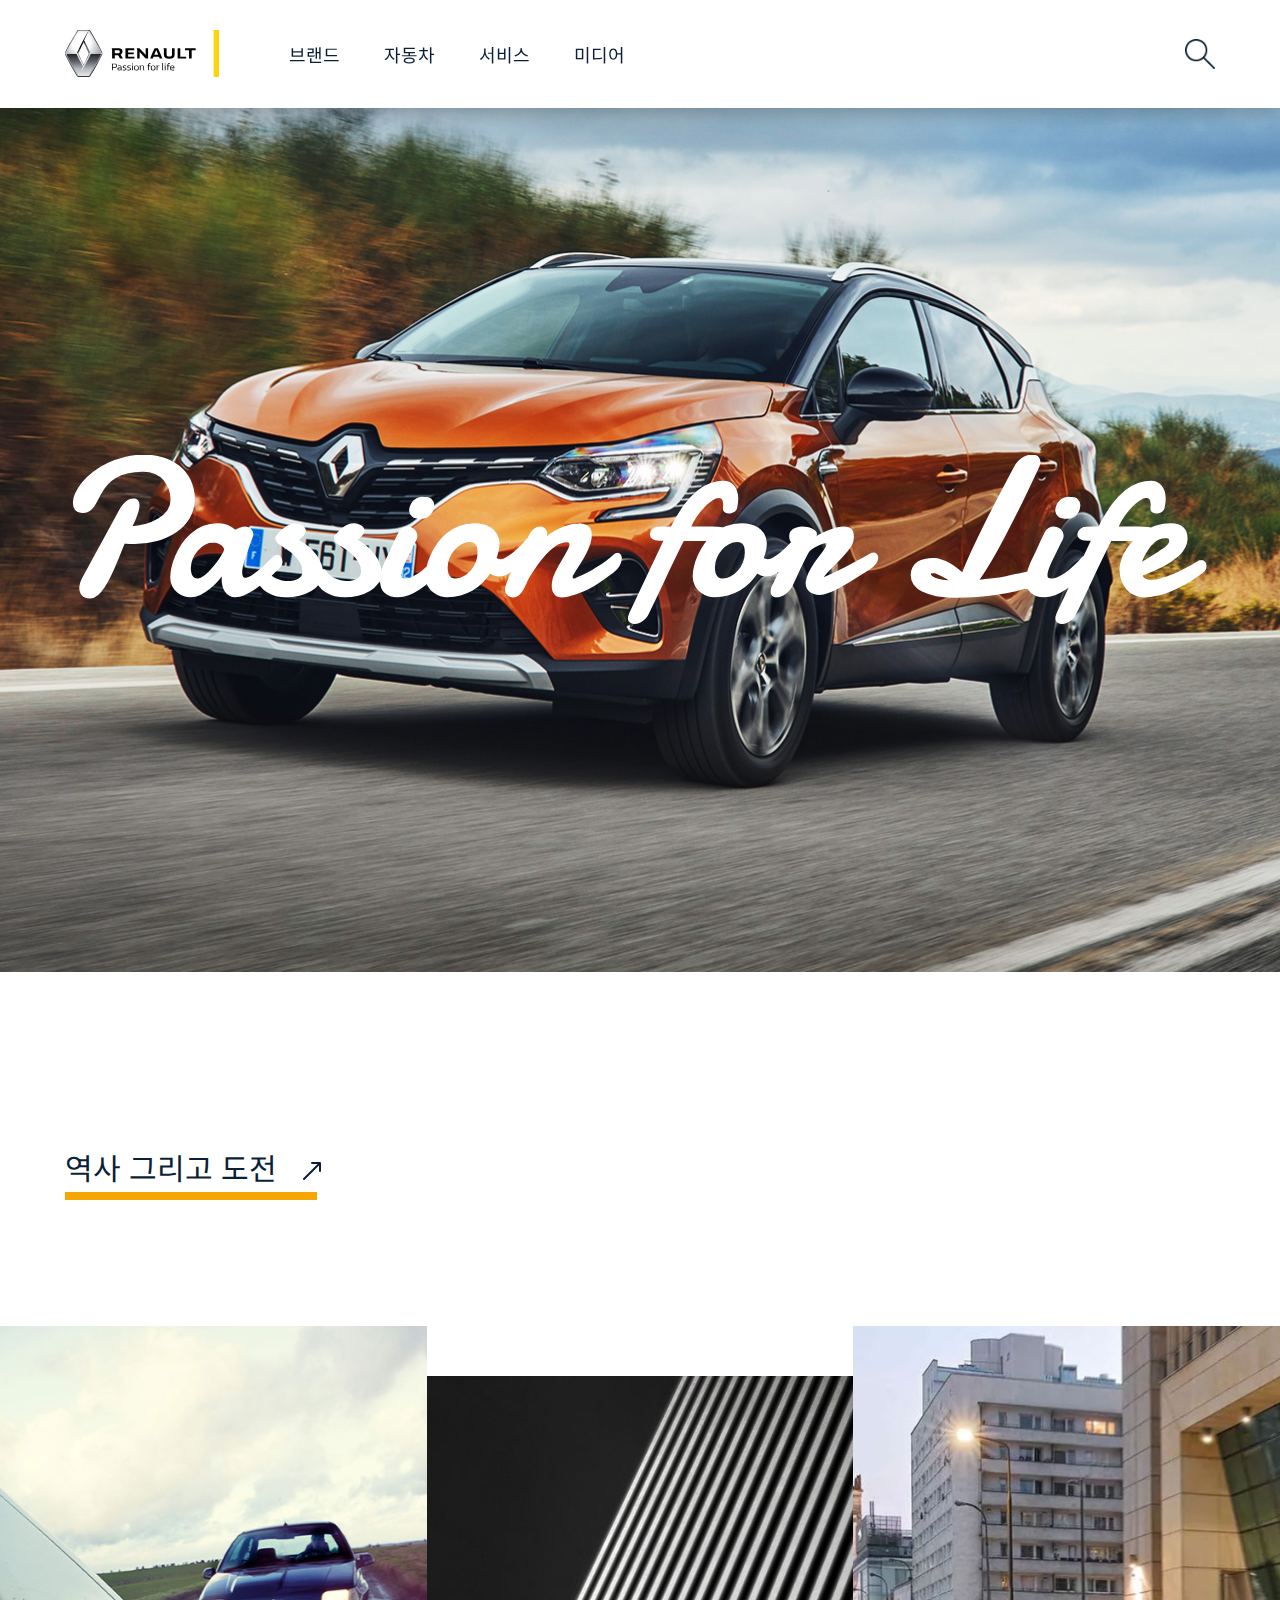
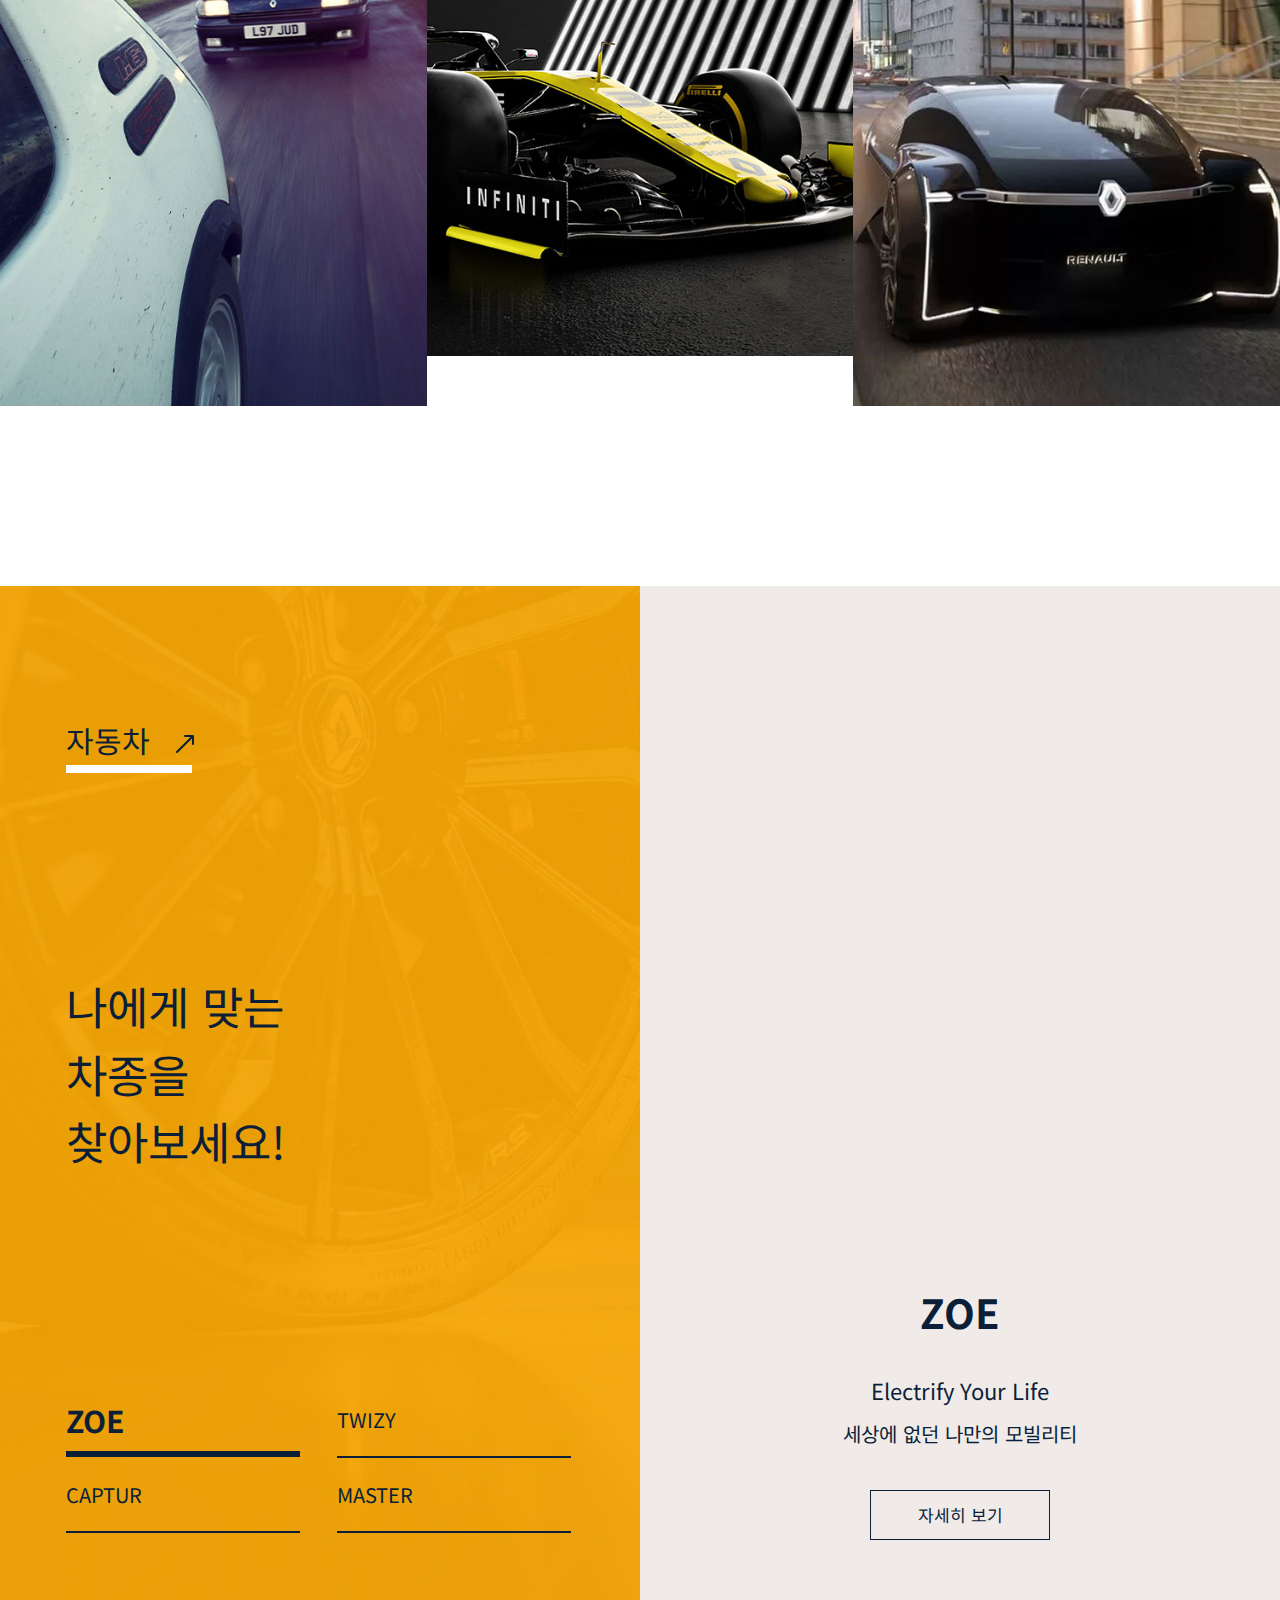
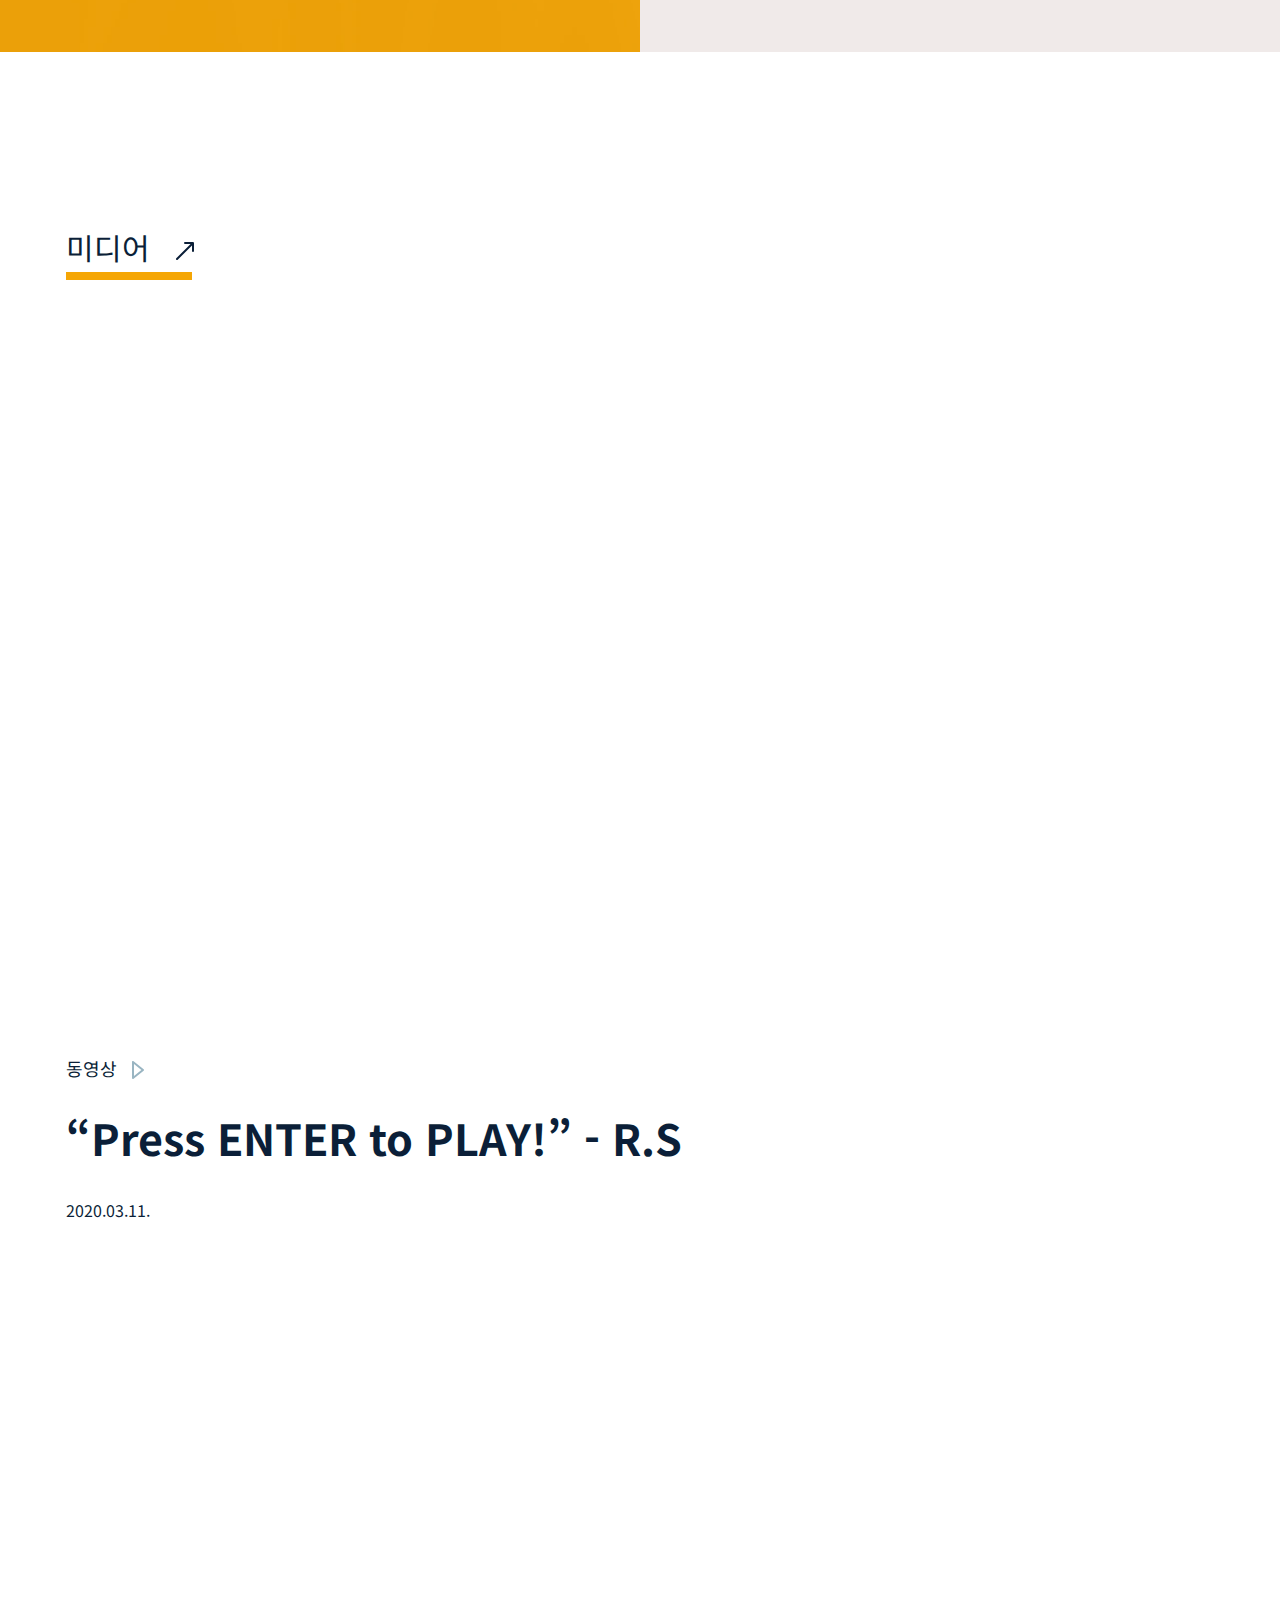
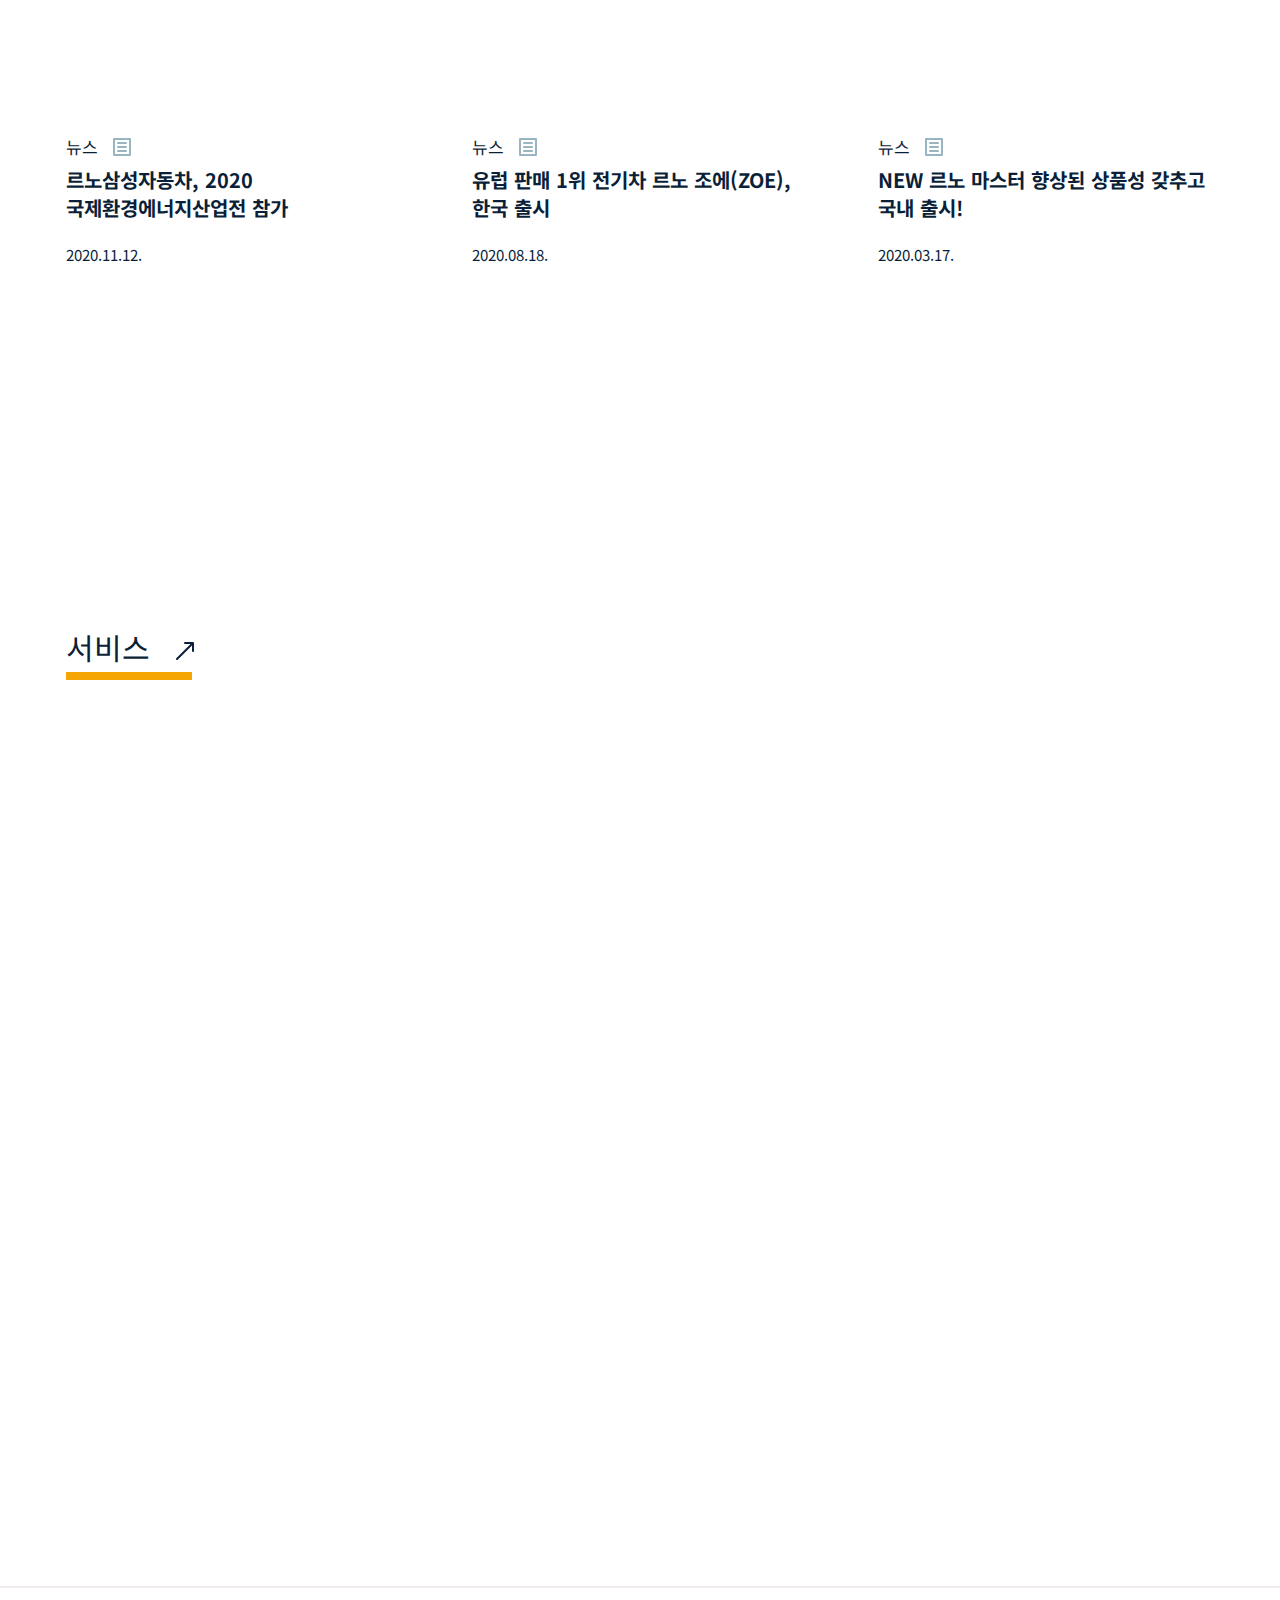
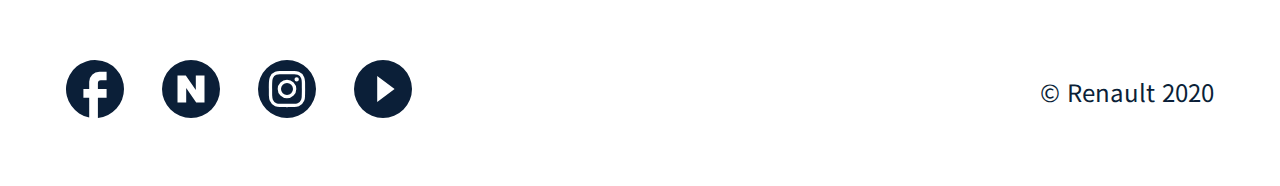
<file: index.html>
<!DOCTYPE html>
<html lang="ko">
<head>
    <meta charset="UTF-8">
    <meta name="viewport" content="width=device-width, initial-scale=1.0, shrink-to-fit=no">
    <meta name="theme-color" content="#f5a605">
    <meta name="title" content="르노 | Passion for Life">
    <meta name="description" content="Passion for Life, 르노에 오신 것을 환영합니다. 다양한 차종을 만나보세요!">
    <meta name="keywords" content="르노, 온라인 견적, 캡처, 조에, 트위지, 마스터"> 
    <meta property="og:site_name" content="Renault">
    <meta property="og:title" content="르노 | Passion for Life">
    <meta property="og:description" content="Passion for Life, 르노에 오신 것을 환영합니다. 다양한 차종을 만나보세요!">
    <link href="css/normalize.css" rel="stylesheet">
    <link href="css/stylesheet.css" rel="stylesheet">
    <link rel="shortcut icon" href="favicon-64.ico">
    <link rel="icon" href="favicon.png">
    <link rel="canonical" href="https://deacct.github.io/renault_vertual_renewal/">
    <script src="https://ajax.googleapis.com/ajax/libs/jquery/3.5.1/jquery.min.js"></script>
    <script src="js/jquery.mousewheel.min.js"></script>
    <script src="js/anime.min.js"></script>
    <script src="js/interaction.js"></script>
    <title>르노 | Passion for Life</title>
</head>
<body>
    <header>
        <div class="header_inner">
            <h1 class="logo"><a href="./index.html"><img src="img/rn-header-logo.svg" alt="르노"></a></h1>
            <nav class="gnb">
                <h2 class="blind">대메뉴</h2>
                <ul>
                    <li><a href="./brand.html">브랜드</a></li>
                    <li><a href="./car.html">자동차</a></li>
                    <li><a href="./service.html">서비스</a></li>
                    <li><a href="./media.html">미디어</a></li>
                </ul>
            </nav>
            
            <button class="search blind">검색</button>
        
            <button class="hamburger mobile">
                <span></span>
                <span></span>
                <span></span>
            </button>
       </div>
    </header>
    
    <section id="visual">
        <div class="visual_wrap">
            <h2 class="blind">Passion for life</h2>
            <svg class="identity" viewBox="0 0 1154 173">
                <path class="visualLine" d="M118,64.23A35.35,35.35,0,0,0,123,45.73a43.42,43.42,0,0,0-4.15-19.58,41,41,0,0,0-11.08-13.92,47.82,47.82,0,0,0-16-8.35A63.66,63.66,0,0,0,73,1.1,83.67,83.67,0,0,0,53.1,3.39,89.91,89.91,0,0,0,35.67,9.5a79.33,79.33,0,0,0-14.41,8.74,69.68,69.68,0,0,0-10.89,10.3A48.44,48.44,0,0,0,3.44,39.23,23.71,23.71,0,0,0,1,49.05c0,3,.76,5.31,2.29,6.93s3.89,2.44,7.08,2.44a10.51,10.51,0,0,0,6.25-1.8,18.76,18.76,0,0,0,4.55-4.74A52.89,52.89,0,0,0,25,45.14c1.24-2.54,2.65-5.11,4.25-7.71A57.83,57.83,0,0,1,35,29.71,33.83,33.83,0,0,1,43.24,23a45.68,45.68,0,0,1,11.81-4.73,65.26,65.26,0,0,1,16.46-1.81,30.28,30.28,0,0,1,12.4,2.39,26.63,26.63,0,0,1,9,6.45,27.87,27.87,0,0,1,5.57,9.37,33,33,0,0,1,1.9,11.19A19.5,19.5,0,0,1,96.8,57.5,31.05,31.05,0,0,1,87.28,66,53.16,53.16,0,0,1,74,71.56a82,82,0,0,1-15,2.59,87,87,0,0,0,6.15-14.07,31.58,31.58,0,0,0,1.66-8.59c0-2.15-.49-3.63-1.46-4.44A4.89,4.89,0,0,0,62,45.83a15.64,15.64,0,0,0-2.45.24,9.59,9.59,0,0,0-3.37,1.42,19.83,19.83,0,0,0-4.1,3.61,39.33,39.33,0,0,0-4.64,6.74l-37.4,68.84a24.56,24.56,0,0,0-1.8,4.5A16.5,16.5,0,0,0,7.54,136,13.28,13.28,0,0,0,8,139.23a8.76,8.76,0,0,0,1.52,3.13,8,8,0,0,0,3,2.34,11.65,11.65,0,0,0,5,.93,10.73,10.73,0,0,0,7.08-3,40.34,40.34,0,0,0,6.74-7.86,88.59,88.59,0,0,0,6.25-11q3-6.17,5.62-12.41t4.88-12q2.25-5.76,4.1-9.86A45.92,45.92,0,0,0,57.3,90q2.58.09,5.13.09a84.73,84.73,0,0,0,23-3.07,65.09,65.09,0,0,0,19.29-8.79A44.38,44.38,0,0,0,118,64.23Z" transform="translate(-0.5 -0.5)"/>
                <path class="visualLine" d="M306.62,102.51a51.37,51.37,0,0,0-8-8.44A57.33,57.33,0,0,0,288,86.94c.91-.72,1.84-1.47,2.78-2.25a29.33,29.33,0,0,0,2.54-2.34,11.49,11.49,0,0,0,1.81-2.44,5.58,5.58,0,0,0,.68-2.64,3.89,3.89,0,0,0-.73-2.1,8.06,8.06,0,0,0-2-2A10.73,10.73,0,0,0,290,71.61a13.2,13.2,0,0,0-4-.59,14.91,14.91,0,0,0-5.66,1.12,22,22,0,0,0-5.08,2.93,40.25,40.25,0,0,0-4.4,4,50.2,50.2,0,0,0-3.61,4.2,2.74,2.74,0,0,0-.59,1.85,5,5,0,0,0,1,2.88,6.3,6.3,0,0,0,1.47,1.71q4.49,2.83,9,5.91a55.64,55.64,0,0,1,8.11,6.64A33.26,33.26,0,0,1,292,110a19.21,19.21,0,0,1,2.24,9.18A8.56,8.56,0,0,1,293,124a10,10,0,0,1-3.46,3.22,16.72,16.72,0,0,1-5.08,1.86,30.18,30.18,0,0,1-6,.58,27.37,27.37,0,0,1-6.2-.73,30.39,30.39,0,0,1-6-2,24.9,24.9,0,0,1-5.12-3.17,14.09,14.09,0,0,1-3.57-4.2,3.21,3.21,0,0,0-2-1.76,8.66,8.66,0,0,0-2.15-.37,28,28,0,0,0-1.46-5.78,37.35,37.35,0,0,0-5-9,51.37,51.37,0,0,0-8-8.44,57.33,57.33,0,0,0-10.65-7.13q1.36-1.08,2.79-2.25a30.88,30.88,0,0,0,2.54-2.34,11.43,11.43,0,0,0,1.8-2.44,5.48,5.48,0,0,0,.69-2.64,3.91,3.91,0,0,0-.74-2.1,7.74,7.74,0,0,0-2-2,10.66,10.66,0,0,0-3.12-1.51,13.31,13.31,0,0,0-4-.59,14.91,14.91,0,0,0-5.66,1.12,22.16,22.16,0,0,0-5.08,2.93,39.24,39.24,0,0,0-4.39,4,48.6,48.6,0,0,0-3.62,4.2,2.73,2.73,0,0,0-.58,1.85,5,5,0,0,0,1,2.88,6.3,6.3,0,0,0,1.47,1.71q4.48,2.83,9,5.91a55.64,55.64,0,0,1,8.11,6.64,33.26,33.26,0,0,1,5.81,7.77,19.21,19.21,0,0,1,2.24,9.18,8.56,8.56,0,0,1-1.27,4.78,10,10,0,0,1-3.46,3.22,16.72,16.72,0,0,1-5.08,1.86,30.11,30.11,0,0,1-6,.58,27.43,27.43,0,0,1-6.2-.73,30.3,30.3,0,0,1-6-2,25,25,0,0,1-5.13-3.17c-.21-.17-.4-.35-.6-.53q2.72-2.52,4.95-4.75,2.93-2.92,4.68-4.59a6.2,6.2,0,0,0,1.86-4.59A7.27,7.27,0,0,0,211,105a3.89,3.89,0,0,0-3.27-1.91,4.89,4.89,0,0,0-3,1.27q-6.15,6.25-11.62,11.13-2.34,2.05-4.83,4.06c-1.66,1.33-3.28,2.52-4.84,3.56a33.32,33.32,0,0,1-4.34,2.49,8.51,8.51,0,0,1-3.47.93,3.44,3.44,0,0,1-3.32-1.9,10.61,10.61,0,0,1-1-4.84,26.17,26.17,0,0,1,.69-5.42c.45-2.11,1-4.38,1.75-6.79s1.52-4.86,2.4-7.37,1.74-4.91,2.58-7.23,1.62-4.41,2.3-6.29,1.19-3.45,1.51-4.69a4.39,4.39,0,0,0,.1-1.08,6,6,0,0,0-2.34-4.49,9.06,9.06,0,0,0-8.84-1.51,28.2,28.2,0,0,0-3.08,1.22c-1.17.52-2.31,1.07-3.42,1.66a26.91,26.91,0,0,0-4.49-3.42A31.37,31.37,0,0,0,155,72a23.63,23.63,0,0,0-7.52-1.08,37.86,37.86,0,0,0-15,2.88,44.61,44.61,0,0,0-12,7.52,52.52,52.52,0,0,0-9.13,10.5A71.17,71.17,0,0,0,105,103.69a68.4,68.4,0,0,0-3.72,11.57,45.94,45.94,0,0,0-1.22,9.57,18.61,18.61,0,0,0,2,9.08,19.44,19.44,0,0,0,5.08,6.06,20,20,0,0,0,6.4,3.37,20.71,20.71,0,0,0,5.91,1,22.78,22.78,0,0,0,9.81-2.29,47.74,47.74,0,0,0,9.28-5.86,68.77,68.77,0,0,0,8.3-7.91q3.85-4.35,6.88-8.45a17.13,17.13,0,0,0-1,3.76,27.2,27.2,0,0,0-.3,4,23.47,23.47,0,0,0,.79,6.1,16.78,16.78,0,0,0,2.39,5.33,12.94,12.94,0,0,0,4.05,3.81,11.25,11.25,0,0,0,5.86,1.46,20.9,20.9,0,0,0,8.11-1.81,59.4,59.4,0,0,0,8.74-4.63,92.31,92.31,0,0,0,8.15-5.87,18.42,18.42,0,0,0,1.17,1.71,23.77,23.77,0,0,0,6.79,6,31,31,0,0,0,8.74,3.47,43,43,0,0,0,9.86,1.12,56.08,56.08,0,0,0,13.33-1.61,42.19,42.19,0,0,0,11.72-4.69,27.41,27.41,0,0,0,7.67-6.68,20.32,20.32,0,0,0,1.56,2.38,23.77,23.77,0,0,0,6.79,6,30.89,30.89,0,0,0,8.74,3.47,43,43,0,0,0,9.86,1.12,56.14,56.14,0,0,0,13.33-1.61,42.19,42.19,0,0,0,11.72-4.69,27.17,27.17,0,0,0,8.3-7.52,16.77,16.77,0,0,0,3.17-10,25.82,25.82,0,0,0-1.7-9A37.35,37.35,0,0,0,306.62,102.51Zm-153.28-1.8a66.67,66.67,0,0,1-3.8,6.15q-2.35,3.42-5.28,7a78,78,0,0,1-6,6.55,42.32,42.32,0,0,1-6,4.88,9.54,9.54,0,0,1-5,1.9,7.28,7.28,0,0,1-4.35-1.17,8.09,8.09,0,0,1-2.49-2.93,11.6,11.6,0,0,1-1.12-3.86,35.69,35.69,0,0,1-.24-4,24.83,24.83,0,0,1,2-9.52,30.77,30.77,0,0,1,5.27-8.55,27.73,27.73,0,0,1,7.62-6.15,18.35,18.35,0,0,1,8.89-2.34,16.6,16.6,0,0,1,7.61,2.15,11.55,11.55,0,0,1,3.13,2.59,5.14,5.14,0,0,1,1.27,3.36A10,10,0,0,1,153.34,100.71Z" transform="translate(-0.5 -0.5)"/>
                <path class="visualLine" d="M345.92,62.48q2.44,1.91,8.5,1.9A11.45,11.45,0,0,0,360,63.11a11.59,11.59,0,0,0,3.81-3.17,13.82,13.82,0,0,0,2.2-4.15,13.32,13.32,0,0,0,.73-4.11,7.4,7.4,0,0,0-2.24-5.51q-2.25-2.2-7.91-2.2a12.82,12.82,0,0,0-5.91,1.27A13.21,13.21,0,0,0,344,52.81a13.92,13.92,0,0,0-.83,4.64A6.92,6.92,0,0,0,345.92,62.48Z" transform="translate(-0.5 -0.5)"/>
                <path class="visualLine" d="M554.12,101.1a4.3,4.3,0,0,0-1.46.29,5.16,5.16,0,0,0-1.56,1q-2.83,2.64-7.08,5.91t-9.33,6.54c-3.38,2.18-6.92,4.25-10.59,6.2a89,89,0,0,1-10.8,4.88,5.67,5.67,0,0,1-2.14,1,9.49,9.49,0,0,1-1.57.15,1.93,1.93,0,0,1-1.56-.59,2.06,2.06,0,0,1-.49-1.37,5.6,5.6,0,0,1,1.27-3.61q1-1.76,2.69-4.44l3.76-5.91c1.36-2.15,2.75-4.45,4.15-6.89s2.67-4.93,3.81-7.47A57,57,0,0,0,526,89.18a26.74,26.74,0,0,0,1.07-7.32q0-6-3.46-8.45A14.46,14.46,0,0,0,515,70.92a35.25,35.25,0,0,0-9.71,1.47,63.66,63.66,0,0,0-10,3.76,56.53,56.53,0,0,0-8.84,5.17,30.24,30.24,0,0,0-6.15,5.62,13.57,13.57,0,0,0,1.36-5.86,6.53,6.53,0,0,0-1.85-5,6,6,0,0,0-4.2-1.71,10,10,0,0,0-5.76,2A15.26,15.26,0,0,0,465,82.64c-.46,1-1,2.13-1.56,3.33a2.21,2.21,0,0,0-1,.58q-1.28,1.45-3.18,3.56C458,91.51,456.57,93,455,94.56s-3.22,3.12-5,4.68a55.65,55.65,0,0,1-5.27,4.2,34.29,34.29,0,0,1-5.13,3,10.8,10.8,0,0,1-4.54,1.17,7.44,7.44,0,0,1-2.73-.49,5.42,5.42,0,0,1-2.25-1.66,52.73,52.73,0,0,0,2.35-7.86,33.25,33.25,0,0,0,.78-6.69,17.7,17.7,0,0,0-2.4-9.52,19.45,19.45,0,0,0-6-6.2A24.41,24.41,0,0,0,417,71.9a35.79,35.79,0,0,0-8-1,42.06,42.06,0,0,0-15.63,2.79A45.73,45.73,0,0,0,380.88,81a51.61,51.61,0,0,0-9.42,10.25,70.7,70.7,0,0,0-6.54,11.53,61.55,61.55,0,0,0-3.86,11.28c0,.16-.07.32-.1.48-1.55,1.43-3.16,2.85-4.88,4.25a53.19,53.19,0,0,1-6,4.25,38.41,38.41,0,0,1-6,3,15.67,15.67,0,0,1-5.72,1.17,7.11,7.11,0,0,1-3.76-.83c-.88-.55-1.32-1.71-1.32-3.47a18,18,0,0,1,.93-5.37,60.79,60.79,0,0,1,2.25-5.95c.88-2,1.8-4,2.78-5.91s1.86-3.7,2.64-5.32l1.66-3.52c.45-1,.93-2,1.41-3s1-2.1,1.62-3.27,1.33-2.6,2.24-4.3a5.36,5.36,0,0,0,.64-1.76c.09-.58.17-1.17.24-1.75A7.83,7.83,0,0,0,347,76.73a9.3,9.3,0,0,0-6.39-2.39,9.09,9.09,0,0,0-4.4,1.17,10.44,10.44,0,0,0-3.8,3.91q-1.77,3.61-3.33,6.84-1.37,2.73-2.58,5.37c-.82,1.75-1.39,3.06-1.71,3.9-.92,2.28-2,4.67-3.32,7.18s-2.54,5.11-3.71,7.81a70.36,70.36,0,0,0-3,8.35,30.79,30.79,0,0,0-1.27,8.79q0,8.59,4.54,12.65t12.45,4.05a30.06,30.06,0,0,0,11-2.15,59.37,59.37,0,0,0,10.89-5.71,87.93,87.93,0,0,0,8.34-6.25,15.93,15.93,0,0,0,1.28,3,20.69,20.69,0,0,0,5.51,6.49,21.51,21.51,0,0,0,6.89,3.57,22.8,22.8,0,0,0,6.35,1.07,49.74,49.74,0,0,0,13.62-1.81,50.82,50.82,0,0,0,11.91-5,48.83,48.83,0,0,0,10-7.71,58.85,58.85,0,0,0,8-10,17.9,17.9,0,0,0,4.83,2.54,15.85,15.85,0,0,0,4.94.78,15.22,15.22,0,0,0,7.42-2,43.25,43.25,0,0,0,7.13-5l.13-.13c-1.13,2.43-2.19,4.76-3.16,7q-2.14,4.89-3.52,8.6a18,18,0,0,0-1.36,5.37,7.55,7.55,0,0,0,1.95,5.27,6.9,6.9,0,0,0,5.37,2.15,7.69,7.69,0,0,0,5.52-2.1,22.06,22.06,0,0,0,4-5.27c1.17-2.12,2.3-4.4,3.37-6.84a59.35,59.35,0,0,1,3.57-6.88q3.12-4.78,7.22-10.84a106.16,106.16,0,0,1,9-11.48,54.85,54.85,0,0,1,10.5-9.13,21.17,21.17,0,0,1,11.86-3.71,3,3,0,0,1,2.49,1,3.84,3.84,0,0,1,.83,2.49,10.48,10.48,0,0,1-1.27,4.29c-.85,1.76-1.9,3.76-3.17,6s-2.66,4.62-4.15,7.13-2.92,5-4.25,7.57a72.05,72.05,0,0,0-3.42,7.42,22.42,22.42,0,0,0-1.61,6.64c-.07.52-.11,1-.15,1.41s-.05.87-.05,1.32q0,5.18,2.4,8.06t7.57,2.88a21.19,21.19,0,0,0,3.85-.39,42,42,0,0,0,4.64-1.17,97.39,97.39,0,0,0,12.94-4.64,102.43,102.43,0,0,0,10.35-5.37c3.23-1.92,6.38-4,9.48-6.2l10.2-7.33a21.54,21.54,0,0,0,6-6.93,15,15,0,0,0,1.9-6.74,5.29,5.29,0,0,0-.93-3.22A3,3,0,0,0,554.12,101.1Zm-143.26,8.79a30.92,30.92,0,0,1-5.27,8.74,28.32,28.32,0,0,1-7.57,6.25,17.65,17.65,0,0,1-8.74,2.39,7.85,7.85,0,0,1-4.69-1.27,8.36,8.36,0,0,1-2.68-3.17,13.17,13.17,0,0,1-1.22-4.1,30.24,30.24,0,0,1-.3-4.06,25.07,25.07,0,0,1,2-9.71,30.63,30.63,0,0,1,5.22-8.5,26.73,26.73,0,0,1,7.52-6,18.36,18.36,0,0,1,8.84-2.3,8.87,8.87,0,0,1,4.78,1.12,7.57,7.57,0,0,1,2.69,2.88A10.85,10.85,0,0,1,412.57,96a35.76,35.76,0,0,1,.25,4A26.47,26.47,0,0,1,410.86,109.89Z" transform="translate(-0.5 -0.5)"/>
                <path class="visualLine" d="M814.48,100.81a4.89,4.89,0,0,0-1.71.34A12.8,12.8,0,0,0,811,102q-4,2.34-9.76,5.52T789,114q-6.45,3.32-12.94,6.49t-11.77,5.42c-.52,0-.81-.09-.88-.29a4.06,4.06,0,0,1-.1-1.07c0-.59.7-1.66,2.1-3.23s3.16-3.4,5.28-5.51l6.93-6.94q3.76-3.75,7-7.47a89.72,89.72,0,0,0,5.72-7.13,16.27,16.27,0,0,0,2.93-6,22.35,22.35,0,0,0,.39-2.59c.06-.82.09-1.58.09-2.3,0-3.32-.79-5.68-2.39-7.08s-3.86-2.1-6.79-2.1a27.14,27.14,0,0,0-6.2.83,65.42,65.42,0,0,0-7.27,2.25c-2.54.94-5.16,2.07-7.86,3.37a84.25,84.25,0,0,0-7.87,4.3l-.19.09h-.1c-.06,0-.1-.06-.1-.19a2.22,2.22,0,0,1,.2-.78c.13-.33.28-.69.44-1.08l.44-1.07a2.27,2.27,0,0,0,.19-.78A4,4,0,0,0,755,78.25a10.27,10.27,0,0,0-3.27-2.15,19.22,19.22,0,0,0-4.54-1.32,30,30,0,0,0-5.08-.44,19.47,19.47,0,0,0-4.64.54,12.4,12.4,0,0,0-3.85,1.61A7.75,7.75,0,0,0,730,83.33a8.75,8.75,0,0,0,.93,4.24,10.76,10.76,0,0,0,1.1,1.65l-.81.89C730,91.51,728.54,93,727,94.56s-3.23,3.12-5,4.68a57,57,0,0,1-5.28,4.2,34.21,34.21,0,0,1-5.12,3,10.84,10.84,0,0,1-4.55,1.17,7.44,7.44,0,0,1-2.73-.49,5.42,5.42,0,0,1-2.25-1.66,51.58,51.58,0,0,0,2.35-7.86,33.25,33.25,0,0,0,.78-6.69,17.79,17.79,0,0,0-2.39-9.52,19.58,19.58,0,0,0-6-6.2,24.41,24.41,0,0,0-7.86-3.32,35.72,35.72,0,0,0-8-1,42,42,0,0,0-15.62,2.79c-1.24.49-2.44,1-3.61,1.6-.29-.11-.61-.2-.94-.29a23.37,23.37,0,0,0-4.63-.58c-1.76-.07-3.65-.1-5.67-.1H627.76A64.11,64.11,0,0,1,634,62.87a79,79,0,0,1,8-10,45.4,45.4,0,0,1,8.2-7q4.05-2.64,7.08-2.64a5.05,5.05,0,0,1,4,1.76q1.51,1.75,1.52,5.86a15.4,15.4,0,0,1-.15,2.14,17.1,17.1,0,0,0-.15,2.35,3.09,3.09,0,0,0,1.66,2.88,7.28,7.28,0,0,0,3.62.93,8.16,8.16,0,0,0,1.85-.25A8.29,8.29,0,0,0,671.8,58a7.63,7.63,0,0,0,2-1.51,4.69,4.69,0,0,0,1.18-2.3A41.51,41.51,0,0,0,676.1,45a22.78,22.78,0,0,0-1.17-7.67,16.55,16.55,0,0,0-3.08-5.42,12.45,12.45,0,0,0-4.39-3.22,13.06,13.06,0,0,0-5.23-1.08A40.37,40.37,0,0,0,650,29.61a42.87,42.87,0,0,0-13.13,7.33,80,80,0,0,0-13.72,14.35A141.17,141.17,0,0,0,609.2,74.34H597.68c-3.13,0-5.5.73-7.13,2.2a6.19,6.19,0,0,0-2.44,4.54A5,5,0,0,0,590.06,85c1.3,1.1,3.75,1.66,7.33,1.66h5.17l-34.47,73a37,37,0,0,0-1.66,4,9.42,9.42,0,0,0-.59,3,4.06,4.06,0,0,0,1.86,3.71,7.72,7.72,0,0,0,4.2,1.17,10.49,10.49,0,0,0,3.61-.73,16,16,0,0,0,3.81-2.1,19.51,19.51,0,0,0,3.42-3.27,20.37,20.37,0,0,0,2.63-4.15q1.56-3.13,4.11-8.45t5.66-11.92q3.12-6.58,6.59-14t6.94-14.6q3.47-7.23,6.64-13.82T621,86.94h8.5c2.79,0,5.63,0,8.49,0s5.81-.08,8.84-.15H647a52.11,52.11,0,0,0-3.58,4.54,70.7,70.7,0,0,0-6.54,11.53A62.31,62.31,0,0,0,633,114.09a42.2,42.2,0,0,0-1.27,9.37,19.69,19.69,0,0,0,2.25,9.77,20.58,20.58,0,0,0,5.52,6.49,21.46,21.46,0,0,0,6.88,3.57,22.86,22.86,0,0,0,6.35,1.07,49.64,49.64,0,0,0,13.62-1.81,50.64,50.64,0,0,0,11.91-5,48.83,48.83,0,0,0,10-7.71,58.85,58.85,0,0,0,8-10,17.8,17.8,0,0,0,4.84,2.54,15.74,15.74,0,0,0,4.93.78,15.22,15.22,0,0,0,7.42-2,43.25,43.25,0,0,0,7.13-5l.5-.46c-.2.43-.41.87-.6,1.29q-2.34,5-4.15,8.93c-1.21,2.61-2.39,5-3.56,7.23a12.93,12.93,0,0,0-1.76,6.25,4.86,4.86,0,0,0,1.32,3.81,5.16,5.16,0,0,0,3.56,1.17,12.26,12.26,0,0,0,4.3-.88,20.81,20.81,0,0,0,4.59-2.44,21.48,21.48,0,0,0,4.15-3.81,19,19,0,0,0,3.07-5.08c1-2.14,2.15-4.72,3.52-7.71s2.78-6,4.25-9.08,2.88-6,4.25-8.79,2.57-5.11,3.61-6.94a12.27,12.27,0,0,1,3.91-4,42.32,42.32,0,0,1,5.76-3.37,45.72,45.72,0,0,1,5.71-2.34,14.3,14.3,0,0,1,3.86-.88.85.85,0,0,1,.88.49,2.58,2.58,0,0,1,.19,1,9.26,9.26,0,0,1-1.37,4.5,54.15,54.15,0,0,1-3.46,5.32q-2.1,2.88-4.64,6.15t-4.88,6.89a58.9,58.9,0,0,0-4.2,7.61,31.12,31.12,0,0,0-2.54,8.3,5,5,0,0,0-.1,1.18,11,11,0,0,0,3.37,8.3q3.38,3.21,10.11,3.22A21.24,21.24,0,0,0,767,140.6a70.82,70.82,0,0,0,8.25-3.47q4.39-2.15,9.13-4.88t9.37-5.61q4.65-2.88,8.89-5.57l7.67-4.83a24.19,24.19,0,0,0,6.39-6,9.65,9.65,0,0,0,1.91-5.13,4.22,4.22,0,0,0-1.17-3.12A4,4,0,0,0,814.48,100.81Zm-131.64,9.08a31.19,31.19,0,0,1-5.28,8.74,28.17,28.17,0,0,1-7.57,6.25,17.63,17.63,0,0,1-8.74,2.39,7.79,7.79,0,0,1-4.68-1.27,8.3,8.3,0,0,1-2.69-3.17,13.44,13.44,0,0,1-1.22-4.1,30.13,30.13,0,0,1-.29-4.06,25.24,25.24,0,0,1,2-9.71,30.63,30.63,0,0,1,5.22-8.5,26.88,26.88,0,0,1,7.52-6,18.39,18.39,0,0,1,8.84-2.3,8.91,8.91,0,0,1,4.79,1.12,7.62,7.62,0,0,1,2.68,2.88A10.85,10.85,0,0,1,684.54,96a33.58,33.58,0,0,1,.25,4A26.45,26.45,0,0,1,682.84,109.89Z" transform="translate(-0.5 -0.5)"/>
                <path class="visualLine" d="M1003.44,62.48q2.44,1.91,8.5,1.9a11.45,11.45,0,0,0,5.56-1.27,11.59,11.59,0,0,0,3.81-3.17,13.82,13.82,0,0,0,2.2-4.15,13.32,13.32,0,0,0,.73-4.11,7.4,7.4,0,0,0-2.24-5.51q-2.25-2.2-7.91-2.2a12.82,12.82,0,0,0-5.91,1.27,13.21,13.21,0,0,0-6.64,7.57,13.92,13.92,0,0,0-.83,4.64A6.92,6.92,0,0,0,1003.44,62.48Z" transform="translate(-0.5 -0.5)"/>
                <path class="visualLine" d="M1152.46,111.79a4.27,4.27,0,0,0-.73-1.56,5.5,5.5,0,0,0-1.32-1.27,3.35,3.35,0,0,0-2-.54,11.15,11.15,0,0,0-1.32.1,4,4,0,0,0-1.61.68c-.58.26-1.74.92-3.47,2s-3.87,2.28-6.44,3.71-5.45,2.94-8.64,4.54-6.47,3.08-9.82,4.44a78.87,78.87,0,0,1-10.15,3.37,38.72,38.72,0,0,1-9.62,1.32,12.47,12.47,0,0,1-6.74-1.61,6.41,6.41,0,0,1-3-4.44,167.61,167.61,0,0,0,22.12-9.72,78.59,78.59,0,0,0,14.11-9.47,29.78,29.78,0,0,0,7.42-9.13,19.84,19.84,0,0,0,2.15-8.6q0-6.93-4-10.84t-12.11-3.9a45.73,45.73,0,0,0-14.5,2.24,56.46,56.46,0,0,0-5.87,2.33,10.53,10.53,0,0,0-1.16-.38,23.57,23.57,0,0,0-4.64-.58c-1.76-.07-3.65-.1-5.67-.1h-22.75A64.75,64.75,0,0,1,1069,62.87a79,79,0,0,1,8-10,45.4,45.4,0,0,1,8.2-7q4-2.64,7.08-2.64a5.05,5.05,0,0,1,4,1.76q1.52,1.75,1.52,5.86a15.4,15.4,0,0,1-.15,2.14,17.1,17.1,0,0,0-.15,2.35,3.09,3.09,0,0,0,1.66,2.88,7.31,7.31,0,0,0,3.62.93,8.09,8.09,0,0,0,1.85-.25,8.29,8.29,0,0,0,2.15-.83,7.63,7.63,0,0,0,2-1.51,4.69,4.69,0,0,0,1.18-2.3,41.51,41.51,0,0,0,1.17-9.27,22.78,22.78,0,0,0-1.17-7.67,16.37,16.37,0,0,0-3.08-5.42,12.45,12.45,0,0,0-4.39-3.22,13,13,0,0,0-5.23-1.08,40.3,40.3,0,0,0-12.25,2.05,42.8,42.8,0,0,0-13.14,7.33,80,80,0,0,0-13.72,14.35,141.17,141.17,0,0,0-13.92,23.05h-11.52q-4.68,0-7.13,2.2a6.19,6.19,0,0,0-2.44,4.54A5,5,0,0,0,1025,85c1.31,1.1,3.75,1.66,7.33,1.66h5.17L1029.33,104a7.63,7.63,0,0,0-1.77,1.29q-1.45,1.76-3.66,4c-1.46,1.5-3.06,3.06-4.78,4.69s-3.57,3.24-5.52,4.83a53.19,53.19,0,0,1-6,4.25,38.06,38.06,0,0,1-6,3,15.58,15.58,0,0,1-5.71,1.17,7.11,7.11,0,0,1-3.76-.83c-.88-.55-1.32-1.71-1.32-3.47a18,18,0,0,1,.93-5.37,60.79,60.79,0,0,1,2.25-5.95c.88-2,1.8-4,2.78-5.91s1.86-3.7,2.64-5.32l1.66-3.52c.45-1,.93-2,1.41-3s1-2.1,1.61-3.27,1.34-2.6,2.25-4.3a5.36,5.36,0,0,0,.64-1.76c.09-.58.17-1.17.24-1.75a7.83,7.83,0,0,0-2.69-6.11,9.3,9.3,0,0,0-6.39-2.39,9.12,9.12,0,0,0-4.4,1.17A10.53,10.53,0,0,0,990,79.42c-1.17,2.41-2.27,4.69-3.32,6.84q-1.36,2.73-2.58,5.37c-.82,1.75-1.39,3.06-1.71,3.9Q981,99,979,102.71c-1.31,2.51-2.54,5.11-3.71,7.81a70.36,70.36,0,0,0-3,8.35c-.11.38-.2.76-.29,1.14q-4.85,1-9.23,2-6.6,1.52-13.14,2.78c-4.36.85-8.88,1.59-13.57,2.25s-9.86,1.17-15.53,1.56q3.62-4.69,8.06-11.82t9.52-16.11q5.07-9,10.55-19.48T959.84,59.4q5.71-11.32,11.37-23.19t11.14-23.59a13.05,13.05,0,0,0,1.27-5.27,5.58,5.58,0,0,0-2.15-4.74A8.56,8.56,0,0,0,976.2,1a16.21,16.21,0,0,0-4.59.73,19.6,19.6,0,0,0-4.79,2.2,21,21,0,0,0-4.39,3.71,22.6,22.6,0,0,0-3.52,5.18q-1.47,2.54-4,7.32t-5.91,11q-3.33,6.24-7.23,13.77t-8,15.62q-4.1,8.12-8.2,16.46T917.7,93.34q-3.72,7.95-6.89,15.18t-5.42,13.09a50.83,50.83,0,0,0-6.2-5.42,64.63,64.63,0,0,0-7.52-4.89,47.62,47.62,0,0,0-8-3.56,25,25,0,0,0-7.91-1.37,41.55,41.55,0,0,0-8.74.88,20.7,20.7,0,0,0-7,2.83,13.94,13.94,0,0,0-4.69,5.13,16.18,16.18,0,0,0-1.71,7.76,15.31,15.31,0,0,0,2.68,8.7,21.81,21.81,0,0,0,8.31,6.93,52.61,52.61,0,0,0,14.3,4.59,111.74,111.74,0,0,0,20.71,1.66q10.35,0,20.8-.83t20-2.25q9.55-1.41,17.82-3.32c5.27-1.21,9.88-2.48,13.84-3.78a12.65,12.65,0,0,0,3.54,5.64q4.55,4,12.45,4.05a30.06,30.06,0,0,0,11-2.15,59.37,59.37,0,0,0,10.89-5.71c2.08-1.37,4.14-2.88,6.18-4.5l-13.07,27.69a37,37,0,0,0-1.66,4,9.42,9.42,0,0,0-.59,3,4.06,4.06,0,0,0,1.86,3.71,7.72,7.72,0,0,0,4.2,1.17,10.49,10.49,0,0,0,3.61-.73,15.77,15.77,0,0,0,3.81-2.1,19.51,19.51,0,0,0,3.42-3.27,20.85,20.85,0,0,0,2.64-4.15q1.56-3.13,4.1-8.45t5.66-11.92q3.12-6.58,6.59-14t6.94-14.6q3.46-7.23,6.64-13.82T1056,86.94h8.5q4.2,0,8.49,0c2.6,0,5.27-.07,8-.13-.27.27-.55.53-.81.81a62.4,62.4,0,0,0-7.67,9.92,48.29,48.29,0,0,0-4.78,10.1,29.59,29.59,0,0,0-1.66,9.23,32.72,32.72,0,0,0,1.66,10.45,27,27,0,0,0,4.83,8.79,23.37,23.37,0,0,0,7.72,6.05,23.12,23.12,0,0,0,10.4,2.25,55.34,55.34,0,0,0,13.87-1.81A95.81,95.81,0,0,0,1118,138a120.11,120.11,0,0,0,12.31-6q5.81-3.27,10.2-6.2t7.18-5.08q2.77-2.15,3.27-2.64a6.2,6.2,0,0,0,1.46-2.78,13.82,13.82,0,0,0,.2-2.1A6.49,6.49,0,0,0,1152.46,111.79Zm-267.33,16.7a34.92,34.92,0,0,1-7.42-1.9,13.45,13.45,0,0,1-4.25-2.49,3.72,3.72,0,0,1-1.37-2.59c0-1.24,1.18-1.86,3.52-1.86a10.36,10.36,0,0,1,3.81.93c1.49.62,3.16,1.4,5,2.34s3.72,2,5.71,3.13,4,2.23,5.91,3.27A76.08,76.08,0,0,1,885.13,128.49Zm202.74-21.82a51.28,51.28,0,0,1,2.78-5.72,70.16,70.16,0,0,1,3.76-6,30.28,30.28,0,0,1,4.78-5.42,23.33,23.33,0,0,1,5.91-3.86A16.52,16.52,0,0,1,1112,84.2h.87a4.94,4.94,0,0,1,.88.1,3.94,3.94,0,0,1,2.1,1.08,3.05,3.05,0,0,1,.93,2.34,7.65,7.65,0,0,1-1.66,4.15,20.54,20.54,0,0,1-6.05,5.13c-.66.39-1.78,1.14-3.37,2.24s-3.47,2.35-5.62,3.71-4.44,2.8-6.88,4.3-4.81,2.83-7.08,4Q1086.74,109.4,1087.87,106.67Z" transform="translate(-0.5 -0.5)"/>
            </svg>
        </div>
    </section>
    
    <main>
        <div class="main_wrap">
            <section id="history">
                <div class="history_inner">
                    <h2><a href="./brand.html">역사 그리고 도전</a><span class="titleLink"></span></h2>
                    <div class="slider_wrap">
                        <h3 class="blind">르노의 역사와 도전에 대해 알아보세요</h3>
                        <ul class="slides">
                            <li><a href="./brand.html#years"><span>역사</span></a></li>
                            <li><a href="./brand.html#racing"><span>레이싱</span></a></li>
                            <li><a href="./brand.html#future"><span>미래</span></a></li>
                        </ul>
                    </div>
                </div>
            </section>
            
            <section id="cars">
                <div class="car_left">
                    <div class="Mleft_inner">
                        <h2><a href="./car.html">자동차</a><span class="titleLink"></span></h2>
                        <strong>
                            <span class="line_break">나에게 맞는</span>
                            <span class="line_break">차종을</span>
                            <span class="line">찾아보세요!</span>
                        </strong>
                        <ul>
                            <li class="on"><a href="#">ZOE</a></li>
                            <li><a href="#">TWIZY</a></li>
                            <li><a href="#">CAPTUR</a></li>
                            <li><a href="#">MASTER</a></li>
                        </ul>
                    </div>
                </div>
                <div class="car_right">
                    <div class="carslide">
                        <div class="carImg">차량 이미지</div>
                        <div class="carSummery">
                            <h3 class="c_name">ZOE</h3>
                            <strong class="c_title">Electrify Your Life</strong>
                            <p class="c_summery">세상에 없던 나만의 모빌리티</p>
                        </div>
                        <a href="#" class="btn">자세히 보기</a>
                    </div>
                </div>
            </section>
            
            <section id="media">
                <div class="media_inner">
                    <div class="bg"></div>
                   
                    <h2><a href="./media.html">미디어</a><span class="titleLink"></span></h2>
                    
                    <article class="video">
                        <div class="youtube_area">
                            <iframe src="https://www.youtube.com/embed/OPRdIrXnnfM" allow="accelerometer; autoplay; clipboard-write; encrypted-media; gyroscope; picture-in-picture" allowfullscreen></iframe>
                        </div>
                        <b>동영상</b>
                        <h3>“Press ENTER to PLAY!” - R.S</h3>
                        <p>2020.03.11.</p>
                    </article>
                    
                    <div class="news pc">
                        <article class="newses">
                            <a href="#" class="news_img">뉴스 이미지</a>
                            <b>뉴스</b>
                            <h3>르노삼성자동차, 2020 국제환경에너지산업전 참가</h3>
                            <p>2020.11.12.</p>
                        </article>
                        
                        <article class="newses">
                            <a href="#" class="news_img">뉴스 이미지</a>
                            <b>뉴스</b>
                            <h3>유럽 판매 1위 전기차 르노 조에(ZOE), 한국 출시</h3>
                            <p>2020.08.18.</p>
                        </article>
                        
                        <article class="newses">
                            <a href="#" class="news_img">뉴스 이미지</a>
                            <b>뉴스</b>
                            <h3>NEW 르노 마스터 향상된 상품성 갖추고 국내 출시!</h3>
                            <p>2020.03.17.</p>
                        </article>
                    </div>
                    
                </div>
            </section>
            
            <section id="service">
                <div class="service_inner">
                    <h2><a href="./service.html">서비스</a><span class="titleLink"></span></h2>
                    <div class="banner">
                        <h3>최고의 주행을 위한 솔루션</h3>
                        <a href="./service.html" class="btn">알아보기</a>
                    </div>
                </div>
            </section>
            
        </div>
    </main>
    
    <footer>
        <div class="footer_inner">
            <h2 class="blind">sns와 저작권</h2>
            <ul class="sns">
                <li><a href="#" class="blind">페이스북</a></li>
                <li><a href="#" class="blind">네이버 블로그</a></li>
                <li><a href="#" class="blind">인스타그램</a></li>
                <li><a href="#" class="blind">유튜브</a></li>
            </ul>
            <p>&copy; Renault 2020</p>
        </div>
    </footer>
</body>
</html>
</file>
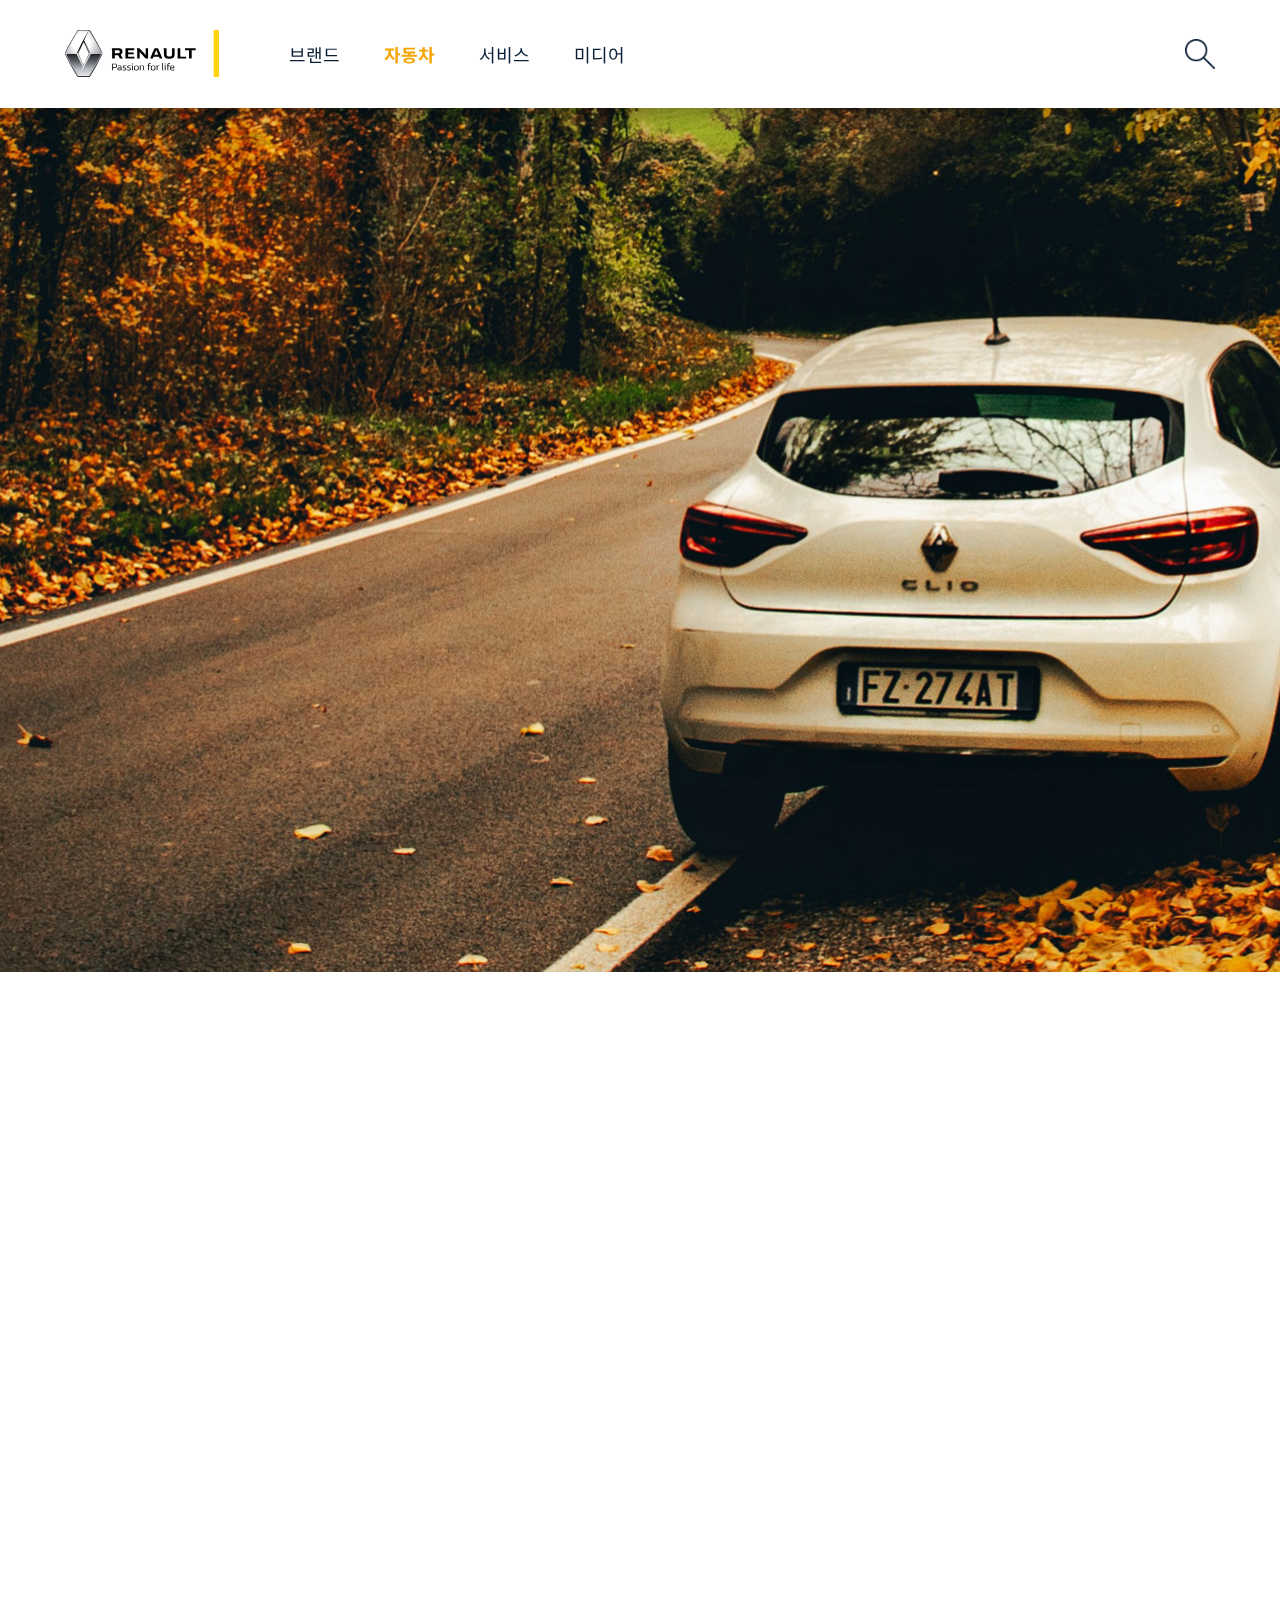
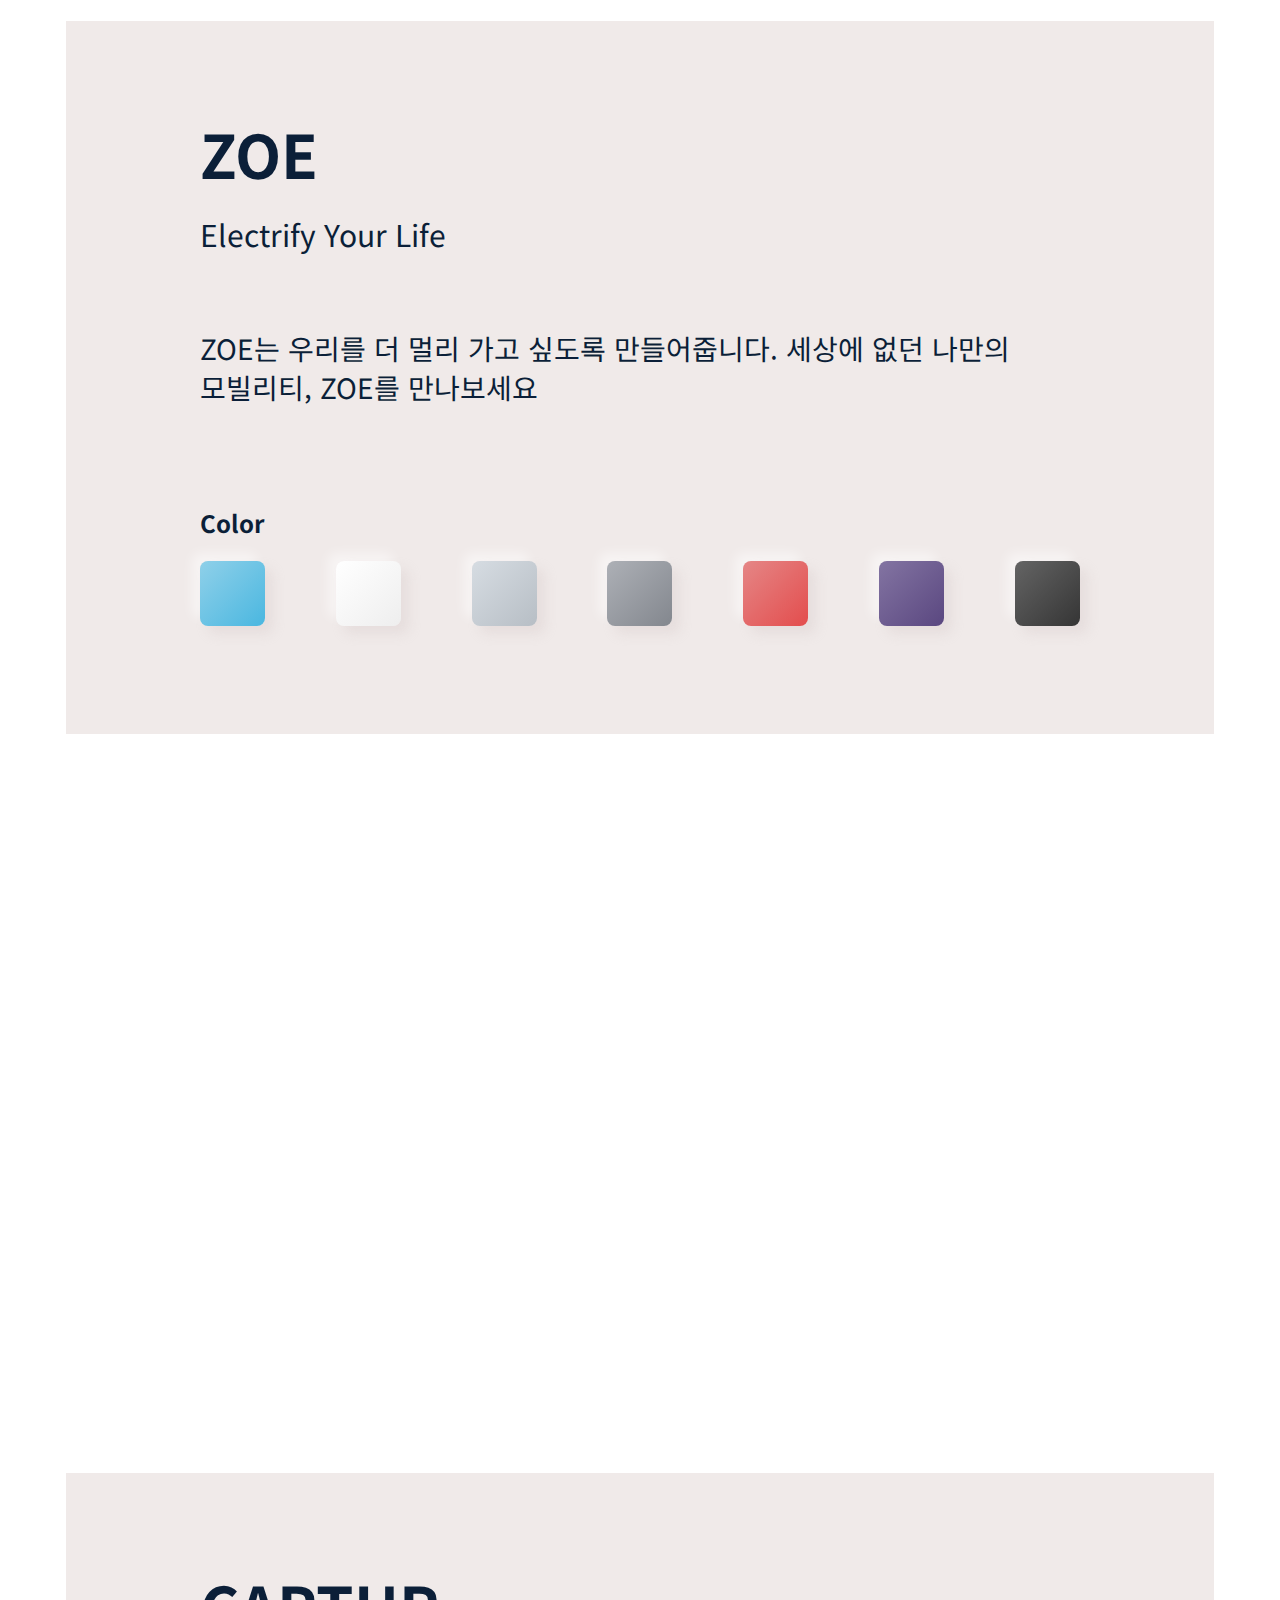
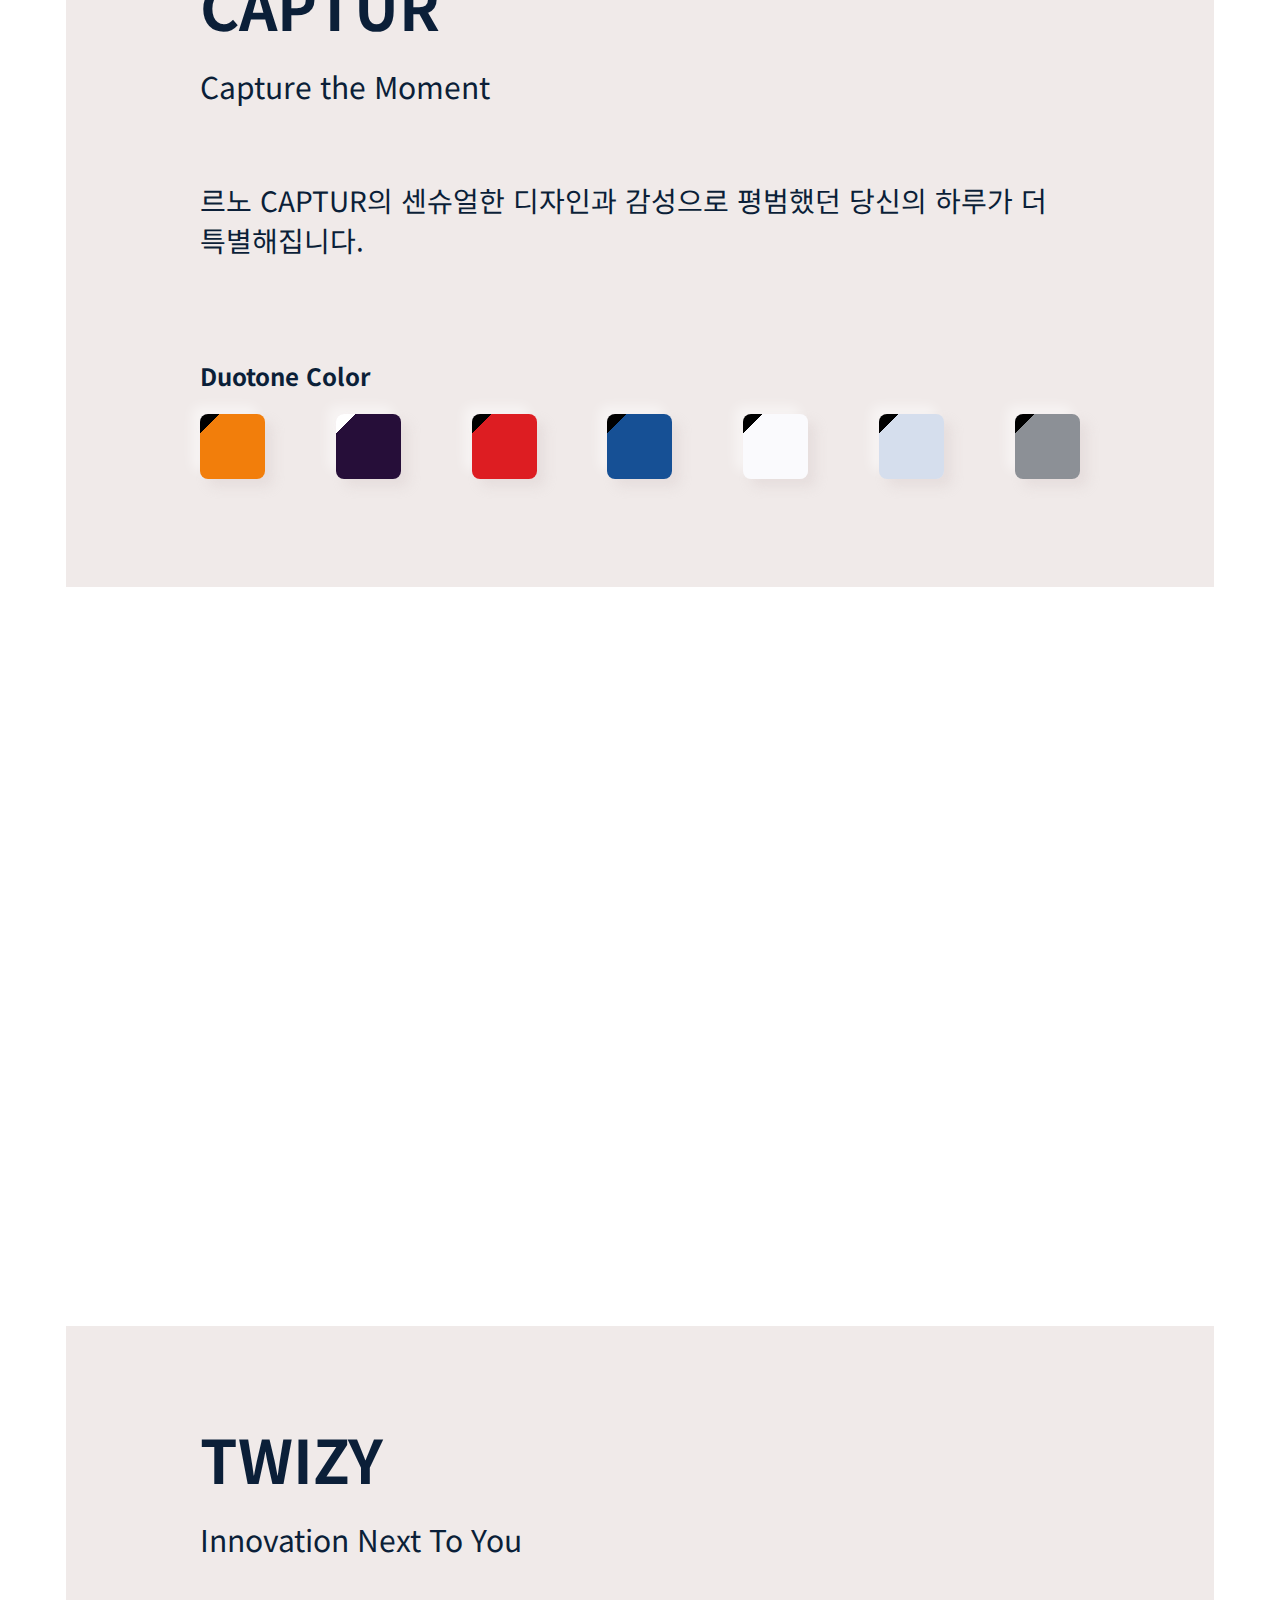
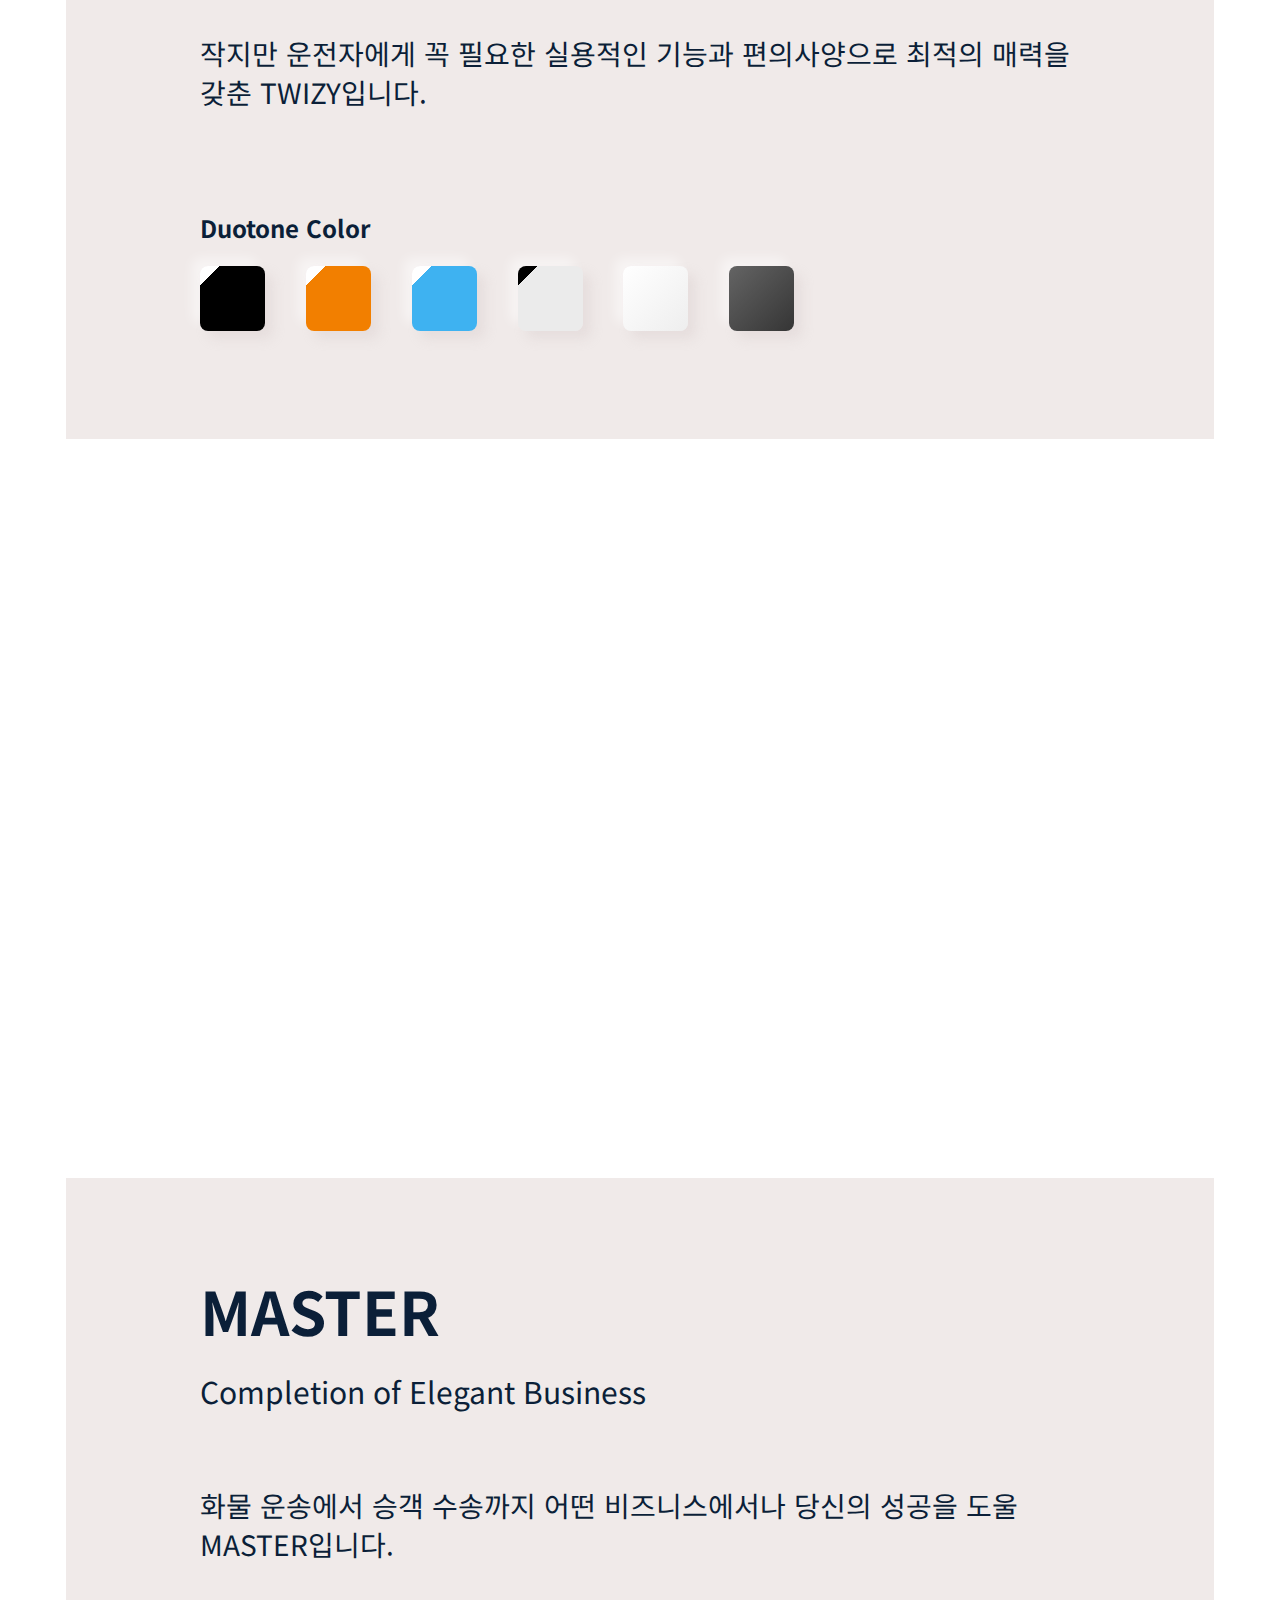
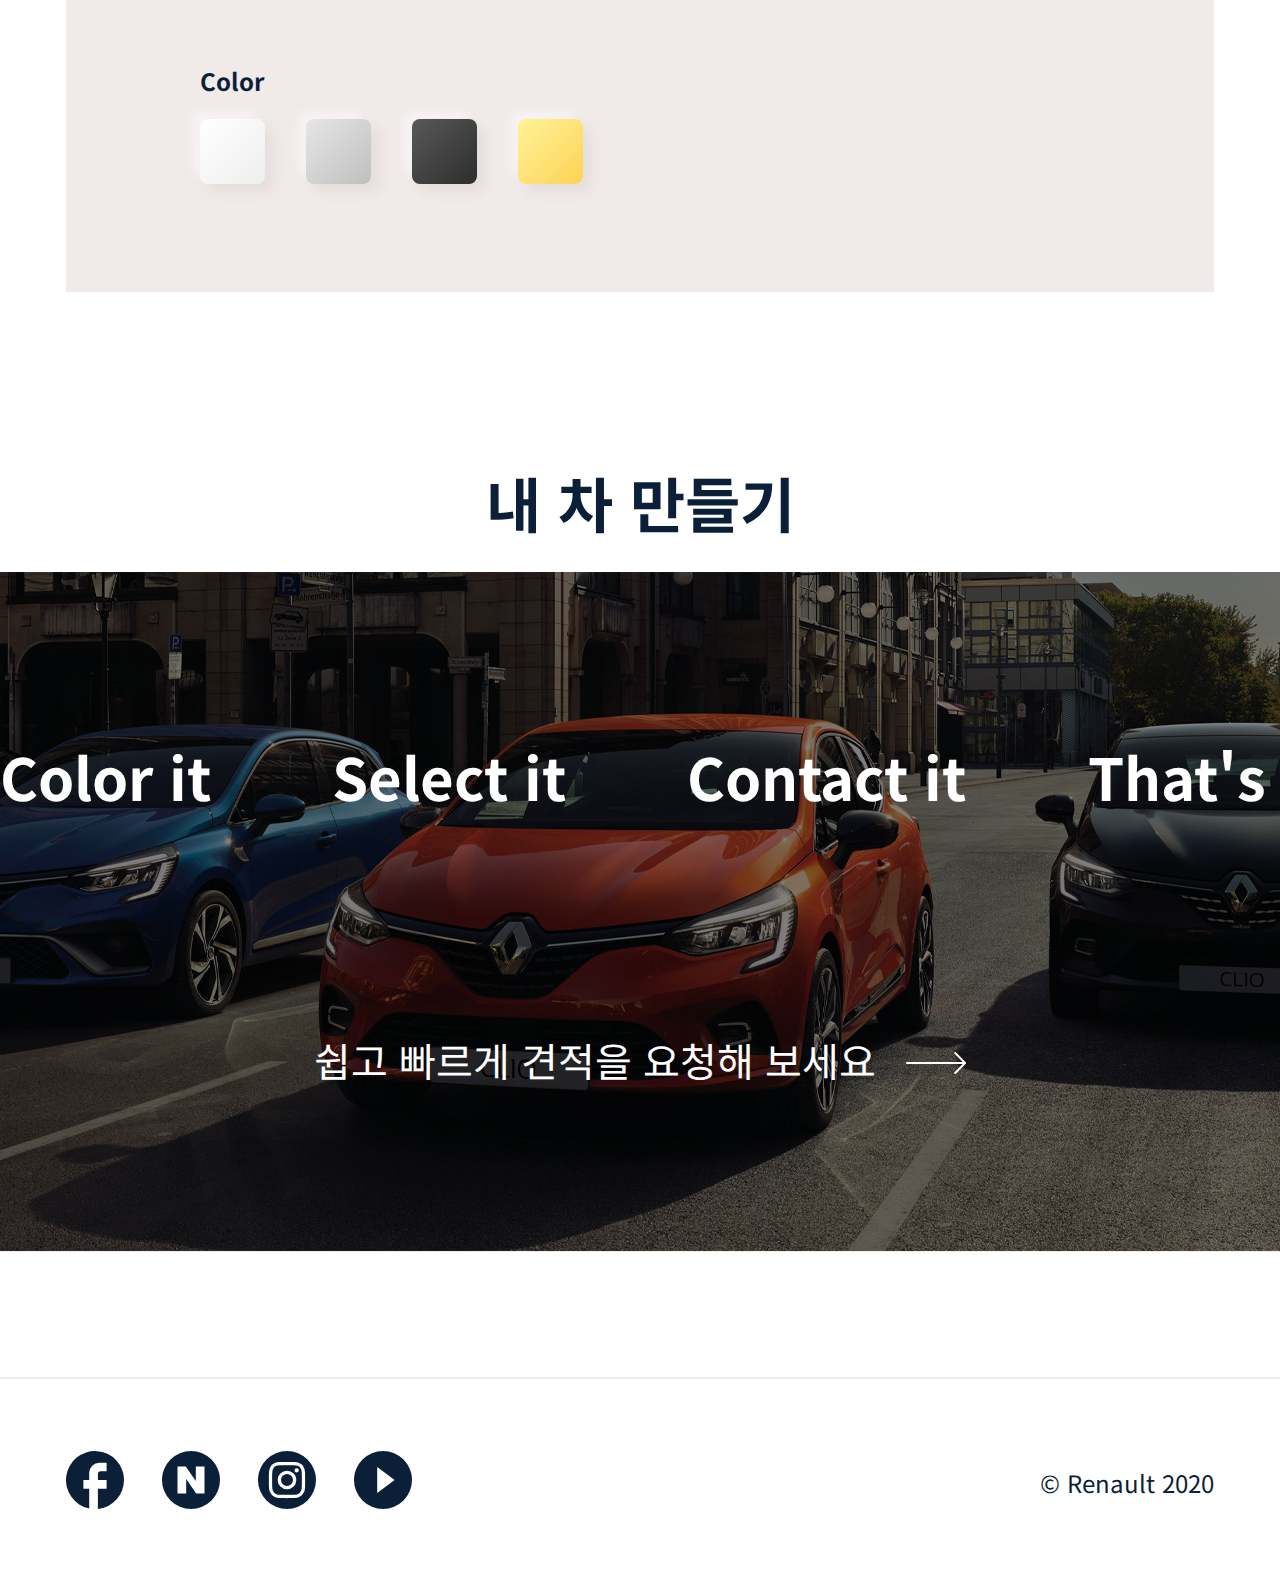
<file: car.html>
<!DOCTYPE html>
<html lang="ko">
<head>
    <meta charset="UTF-8">
    <meta name="viewport" content="width=device-width, initial-scale=1.0, shrink-to-fit=no">
    <meta name="theme-color" content="#f5a605">
    <meta name="title" content="르노 - 자동차 | Passion for Life">
    <meta name="description" content="나에게 꼭 맞는 차종을 찾아보세요">
    <meta name="keywords" content="르노, 온라인 견적, 캡처, 조에, 트위지, 마스터"> 
    <meta property="og:site_name" content="Renault">
    <meta property="og:title" content="르노 - 자동차 | Passion for Life">
    <meta property="og:description" content="나에게 꼭 맞는 차종을 찾아보세요">
    <link href="css/normalize.css" rel="stylesheet">
    <link href="css/stylesheet.css" rel="stylesheet">
    <link href="css/sub.css" rel="stylesheet">
    <link rel="shortcut icon" href="favicon-64.ico">
    <link rel="icon" href="favicon.png">
    <link rel="canonical" href="https://deacct.github.io/renault_vertual_renewal/car.html">
    <script src="https://ajax.googleapis.com/ajax/libs/jquery/3.5.1/jquery.min.js"></script>
    <script src="js/jquery.mousewheel.min.js"></script>
    <script src="js/sub.js"></script>
    <title>르노 - 자동차 | Passion for Life</title>
</head>
<body class="sub2">
    <header>
        <div class="header_inner">
            <h1 class="logo"><a href="./index.html"><img src="img/rn-header-logo.svg" alt="르노"></a></h1>
            <nav class="gnb">
                <h2 class="blind">대메뉴</h2>
                <ul>
                    <li><a href="./brand.html">브랜드</a></li>
                    <li class="current_page"><a href="./car.html">자동차</a></li>
                    <li><a href="./service.html">서비스</a></li>
                    <li><a href="./media.html">미디어</a></li>
                </ul>
            </nav>
             
            <button class="search blind">검색</button>
        
            <button class="hamburger mobile">
                <span></span>
                <span></span>
                <span></span>
            </button>
       </div>
    </header>
    
    <section id="visual">
        <div class="visual_wrap">
            <h2 class="title sub">자동차</h2>
        </div>
    </section>
    
    <main>
        <div class="main_wrap">
            <section id="zoe">
                <div class="zoe_inner">
                    <div class="picture"></div>
                    <div class="summery">
                        <div class="summery_wrap">
                            <h2>zoe</h2>
                            <h3>Electrify Your Life</h3>
                            <p>ZOE는 우리를 더 멀리 가고 싶도록 만들어줍니다. 세상에 없던 나만의 모빌리티, ZOE를 만나보세요</p>
                            <strong>Color</strong>
                            <div class="colorPick">
                                <span>세라돈 블루</span>
                                <span>펄 화이트</span>
                                <span>하이랜드 실버</span>
                                <span>티타늄 그레이</span>
                                <span>소닉 레드</span>
                                <span>블루베리 퍼플</span>
                                <span>메탈릭 블랙</span>
                            </div>
                        </div>
                    </div>
                </div>
            </section>
            <section id="captur">
                <div class="captur_inner">
                    <div class="picture right"></div>
                    <div class="summery right">
                        <div class="summery_wrap">
                            <h2>captur</h2>
                            <h3>Capture the Moment</h3>
                            <p>르노 CAPTUR의 센슈얼한 디자인과 감성으로 평범했던 당신의 하루가 더 특별해집니다.</p>
                            <strong>Duotone Color</strong>
                            <div class="colorPick">
                                <span>아타카마 오렌지 바디 &amp; 블랙 루프</span>
                                <span>아메시스트 블랙 바디 &amp; 몽블랑 화이트 루프</span>
                                <span>소닉 레드 바디 &amp; 블랙 루프</span>
                                <span>아이언 블루 바디 &amp; 블랙 루프</span>
                                <span>에투알 화이트 바디 &amp; 블랙 루프</span>
                                <span>하이랜드 실버 바디 &amp; 블랙 루프</span>
                                <span>카본 그레이 바디 &amp; 블랙 루프</span>
                            </div>
                        </div>    
                    </div>
                </div>
            </section>
            <section id="twizy">
                <div class="twizy_inner">
                    <div class="picture"></div>
                    <div class="summery">
                        <div class="summery_wrap">
                            <h2>twizy</h2>
                            <h3>Innovation Next To You</h3>
                            <p>작지만 운전자에게 꼭 필요한 실용적인 기능과 편의사양으로 최적의 매력을 갖춘 TWIZY입니다.</p>
                            <strong>Duotone Color</strong>
                            <div class="colorPick">
                                <span>블랙 &amp; 화이트 데코</span>
                                <span>오렌지 &amp; 화이트 데코</span>
                                <span>블루 &amp; 화이트 데코</span>
                                <span>화이트 &amp; 블랙 데코</span>
                                <span>화이트</span>
                                <span>블랙</span>
                            </div>
                        </div>
                    </div>
                </div>
            </section>
            <section id="master">
                <div class="master_inner">
                    <div class="picture right"></div>
                    <div class="summery right">
                        <div class="summery_wrap">
                            <h2>master</h2>
                            <h3>Completion of Elegant Business</h3>
                            <p>화물 운송에서 승객 수송까지 어떤 비즈니스에서나 당신의 성공을 도울 MASTER입니다.</p>
                            <strong>Color</strong>
                            <div class="colorPick">
                                <span>미네랄 화이트</span>
                                <span>실버 그레이</span>
                                <span>메탈릭 블랙</span>
                                <span>레몬 옐로우</span>
                            </div>
                        </div>
                    </div>
                </div>
            </section>
            <section id="myCar">
                <div class="myCar_inner">
                    <h2>내 차 만들기</h2>
                    <a href="#" class="myCarBanner">
                        <div class="marquee pc">
                            <div class="chunk">
                                <span>Color it</span>
                                <span>Select it</span>
                                <span>Contact it</span>
                                <span>That's it</span>
                            </div>
                            <div class="chunk">
                                <span>Color it</span>
                                <span>Select it</span>
                                <span>Contact it</span>
                                <span>That's it</span>
                            </div>
                        </div>
                        <h3>쉽고 빠르게 견적을 요청해 보세요</h3>
                    </a>
                </div>
            </section>
        </div>
    </main>
    
    <footer>
        <div class="footer_inner">
            <h2 class="blind">sns와 저작권</h2>
            <ul class="sns">
                <li><a href="#" class="blind">페이스북</a></li>
                <li><a href="#" class="blind">네이버 블로그</a></li>
                <li><a href="#" class="blind">인스타그램</a></li>
                <li><a href="#" class="blind">유튜브</a></li>
            </ul>
            <p>&copy; Renault 2020</p>
        </div>
    </footer>
</body>
</html>
</file>
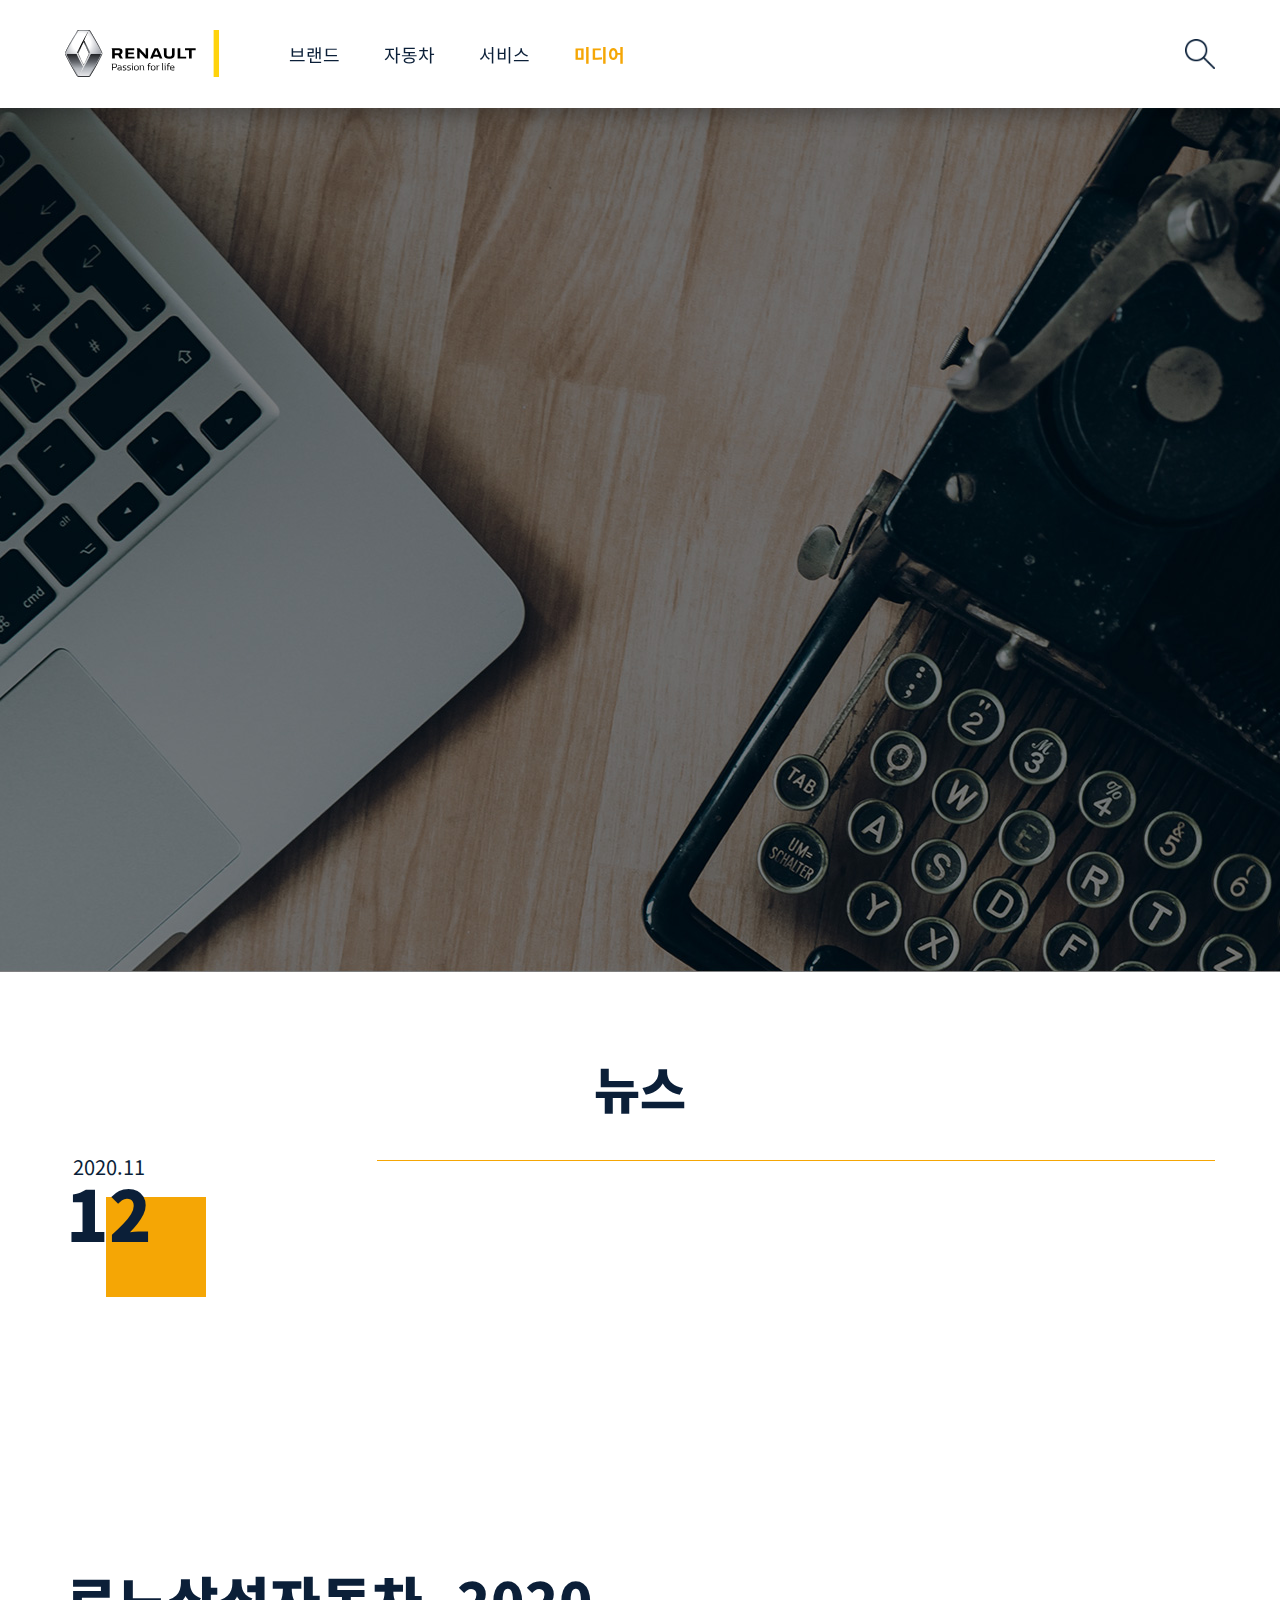
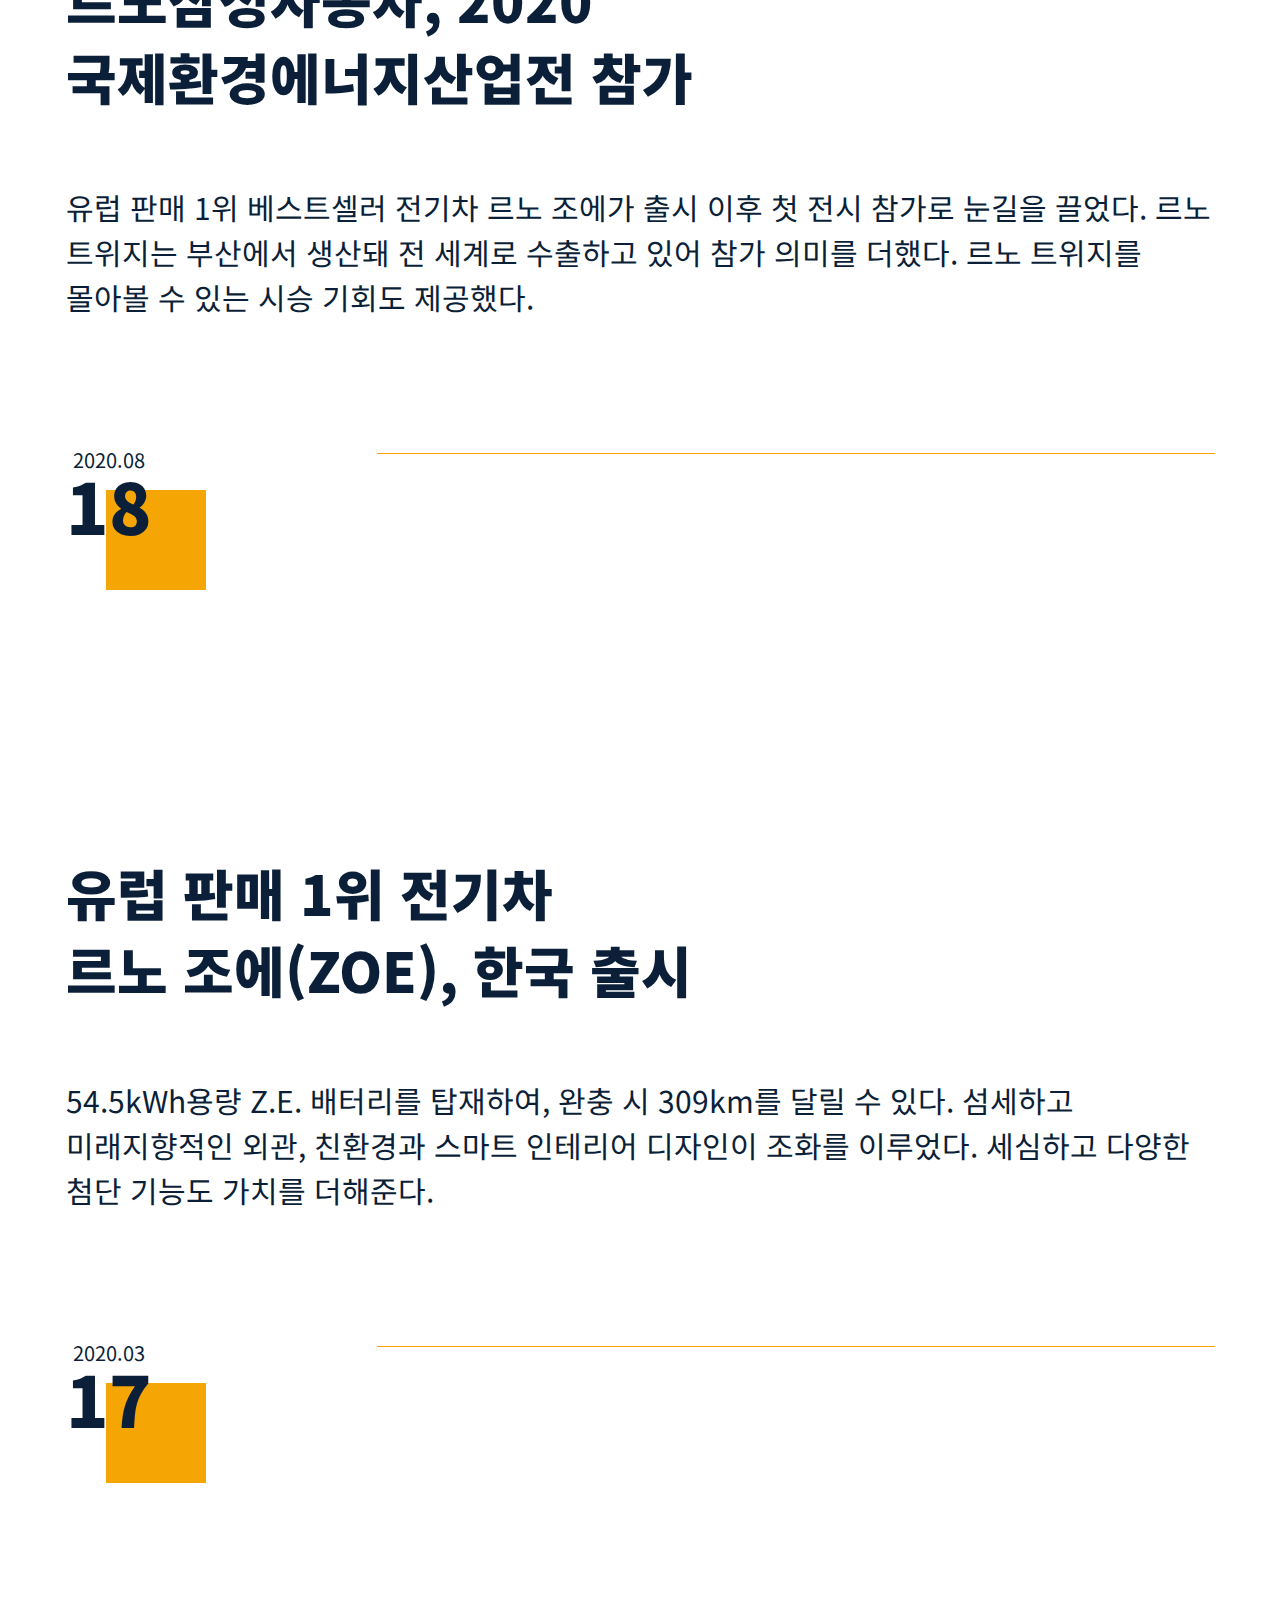
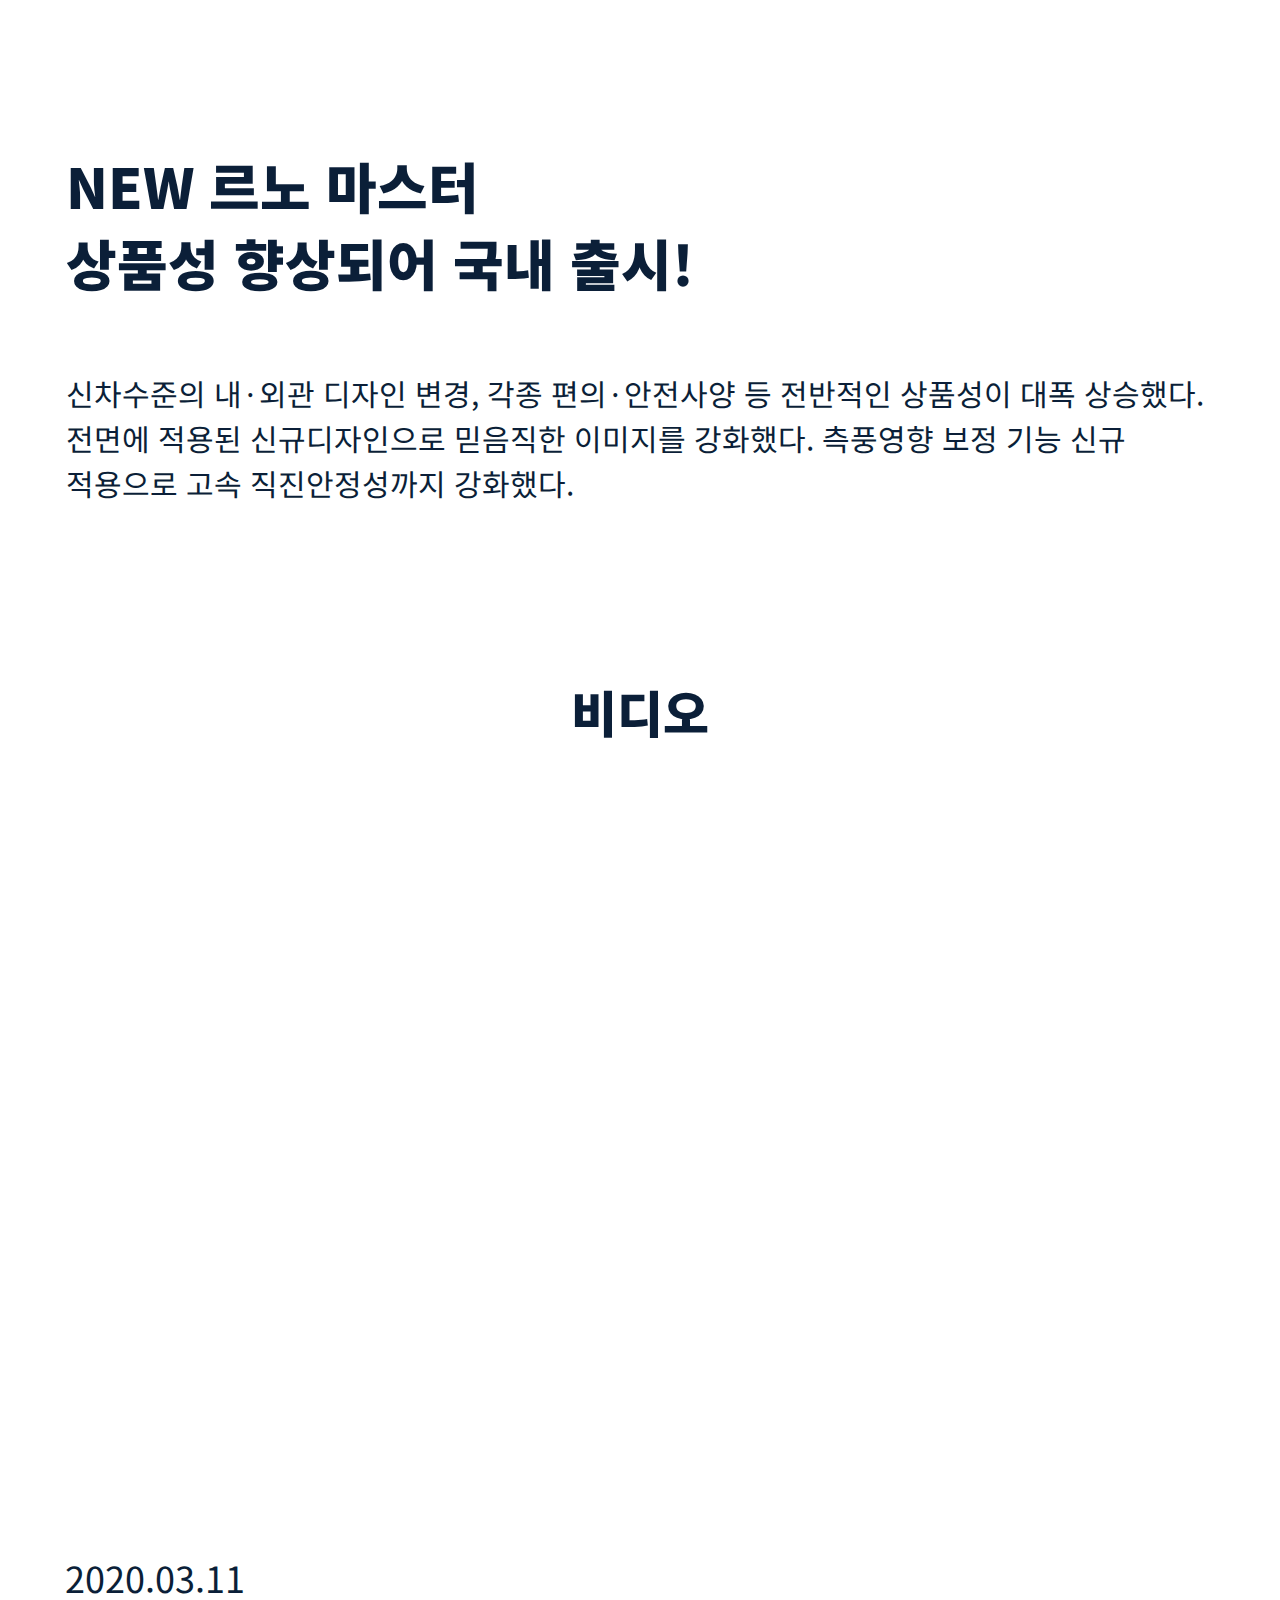
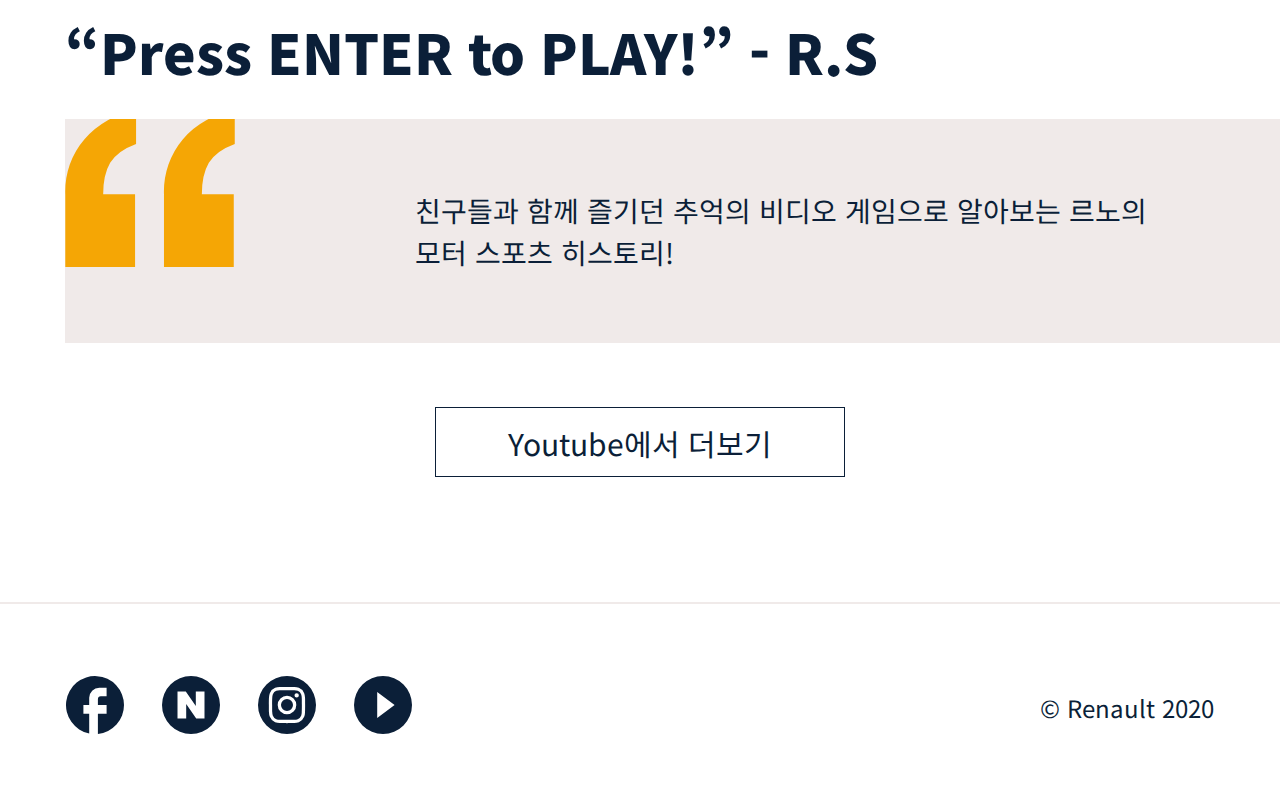
<file: media.html>
<!DOCTYPE html>
<html lang="ko">
<head>
    <meta charset="UTF-8">
    <meta name="viewport" content="width=device-width, initial-scale=1.0, shrink-to-fit=no">
    <meta name="theme-color" content="#f5a605">
    <meta name="title" content="르노 - 미디어 | Passion for Life">
    <meta name="description" content="르노의 최근 소식과 다양한 콘텐츠를 확인하세요">
    <meta name="keywords" content="르노, 온라인 견적, 캡처, 조에, 트위지, 마스터"> 
    <meta property="og:site_name" content="Renault">
    <meta property="og:title" content="르노 - 미디어 | Passion for Life">
    <meta property="og:description" content="르노의 최근 소식과 다양한 콘텐츠를 확인하세요">
    <link href="css/normalize.css" rel="stylesheet">
    <link href="css/stylesheet.css" rel="stylesheet">
    <link href="css/sub.css" rel="stylesheet">
    <link rel="shortcut icon" href="favicon-64.ico">
    <link rel="icon" href="favicon.png">
    <link rel="canonical" href="https://deacct.github.io/renault_vertual_renewal/media.html">
    <script src="https://ajax.googleapis.com/ajax/libs/jquery/3.5.1/jquery.min.js"></script>
    <script src="js/jquery.mousewheel.min.js"></script>
    <script src="js/sub.js"></script>
    <title>르노 - 미디어 | Passion for Life</title>
</head>
<body class="sub4">
    <header>
        <div class="header_inner">
            <h1 class="logo"><a href="./index.html"><img src="img/rn-header-logo.svg" alt="르노"></a></h1>
            <nav class="gnb">
                <h2 class="blind">대메뉴</h2>
                <ul>
                    <li><a href="./brand.html">브랜드</a></li>
                    <li><a href="./car.html">자동차</a></li>
                    <li><a href="./service.html">서비스</a></li>
                    <li class="current_page"><a href="./media.html">미디어</a></li>
                </ul>
            </nav>
             
            <button class="search blind">검색</button>
        
            <button class="hamburger mobile">
                <span></span>
                <span></span>
                <span></span>
            </button>
       </div>
    </header>
    
    <section id="visual">
        <div class="visual_wrap">
            <h2 class="title sub">서비스</h2>
        </div>
    </section>
    
    <main>
        <div class="main_wrap">
            <section id="news">
                <div class="news_inner">
                    <h2>뉴스</h2>
                    <article>
                        <div class="topline">
                            <div class="date">
                                <p class="yearmonth">2020.11</p>
                                <strong class="day">12</strong>
                                <!--가상요소로 노란 박스 추가-->
                            </div>
                            <span class="line"></span>
                        </div>
                        <div class="summery">
                            <div class="news_left">
                                <h3><span>르노삼성자동차, 2020</span> <span>국제환경에너지산업전 참가</span></h3>
                                <p>유럽 판매 1위 베스트셀러 전기차 르노 조에가 출시 이후 첫 전시 참가로 눈길을 끌었다. 르노 트위지는 부산에서 생산돼 전 세계로 수출하고 있어 참가 의미를 더했다. 르노 트위지를 몰아볼 수 있는 시승 기회도 제공했다.</p>
                            </div>
                            <div class="energy news_picture"></div>
                        </div>
                    </article>
                    <article>
                        <div class="topline">
                            <div class="date">
                                <p class="yearmonth">2020.08</p>
                                <strong class="day">18</strong>
                                <!--가상요소로 노란 박스 추가-->
                            </div>
                            <span class="line"></span>
                        </div>
                        <div class="summery">
                            <div class="news_left">
                                <h3><span>유럽 판매 1위 전기차</span> <span>르노 조에(ZOE), 한국 출시</span></h3>
                                <p>54.5kWh용량 Z.E. 배터리를 탑재하여, 완충 시 309km를 달릴 수 있다. 섬세하고 미래지향적인 외관, 친환경과 스마트 인테리어 디자인이 조화를 이루었다. 세심하고 다양한 첨단 기능도 가치를 더해준다.</p>
                            </div>
                            <div class="zoe_rel news_picture"></div>
                        </div>
                    </article>
                    <article>
                        <div class="topline">
                            <div class="date">
                                <p class="yearmonth">2020.03</p>
                                <strong class="day">17</strong>
                                <!--가상요소로 노란 박스 추가-->
                            </div>
                            <span class="line"></span>
                        </div>
                        <div class="summery">
                            <div class="news_left">
                                <h3><span>NEW 르노 마스터</span> <span>상품성 향상되어 국내 출시!</span></h3>
                                <p>신차수준의 내·외관 디자인 변경, 각종 편의·안전사양 등 전반적인 상품성이 대폭 상승했다. 전면에 적용된 신규디자인으로 믿음직한 이미지를 강화했다. 측풍영향 보정 기능 신규 적용으로 고속 직진안정성까지 강화했다.</p>
                            </div>
                            <div class="master_rel news_picture"></div>
                        </div>
                    </article>
                </div>
            </section>
            <section id="video">
                <div class="video_inner">
                    <h2>비디오</h2>
                    <div class="youtube_area">
                        <iframe src="https://www.youtube.com/embed/OPRdIrXnnfM" allow="accelerometer; autoplay; clipboard-write; encrypted-media; gyroscope; picture-in-picture" allowfullscreen></iframe>
                    </div>
                    <div class="video_right">
                        <strong class="date">2020.03.11</strong>
                        <h3>“Press ENTER to PLAY!” - R.S</h3>
                        <div class="discription">
                            <p>친구들과 함께 즐기던 추억의 비디오 게임으로 알아보는 르노의 모터 스포츠 히스토리!</p>
                        </div>
                    </div>
                    <a href="#">Youtube에서 더보기</a>
                </div>
            </section>
        </div>
    </main>
    
    <footer>
        <div class="footer_inner">
            <h2 class="blind">sns와 저작권</h2>
            <ul class="sns">
                <li><a href="#" class="blind">페이스북</a></li>
                <li><a href="#" class="blind">네이버 블로그</a></li>
                <li><a href="#" class="blind">인스타그램</a></li>
                <li><a href="#" class="blind">유튜브</a></li>
            </ul>
            <p>&copy; Renault 2020</p>
        </div>
    </footer>
</body>
</html>
</file>
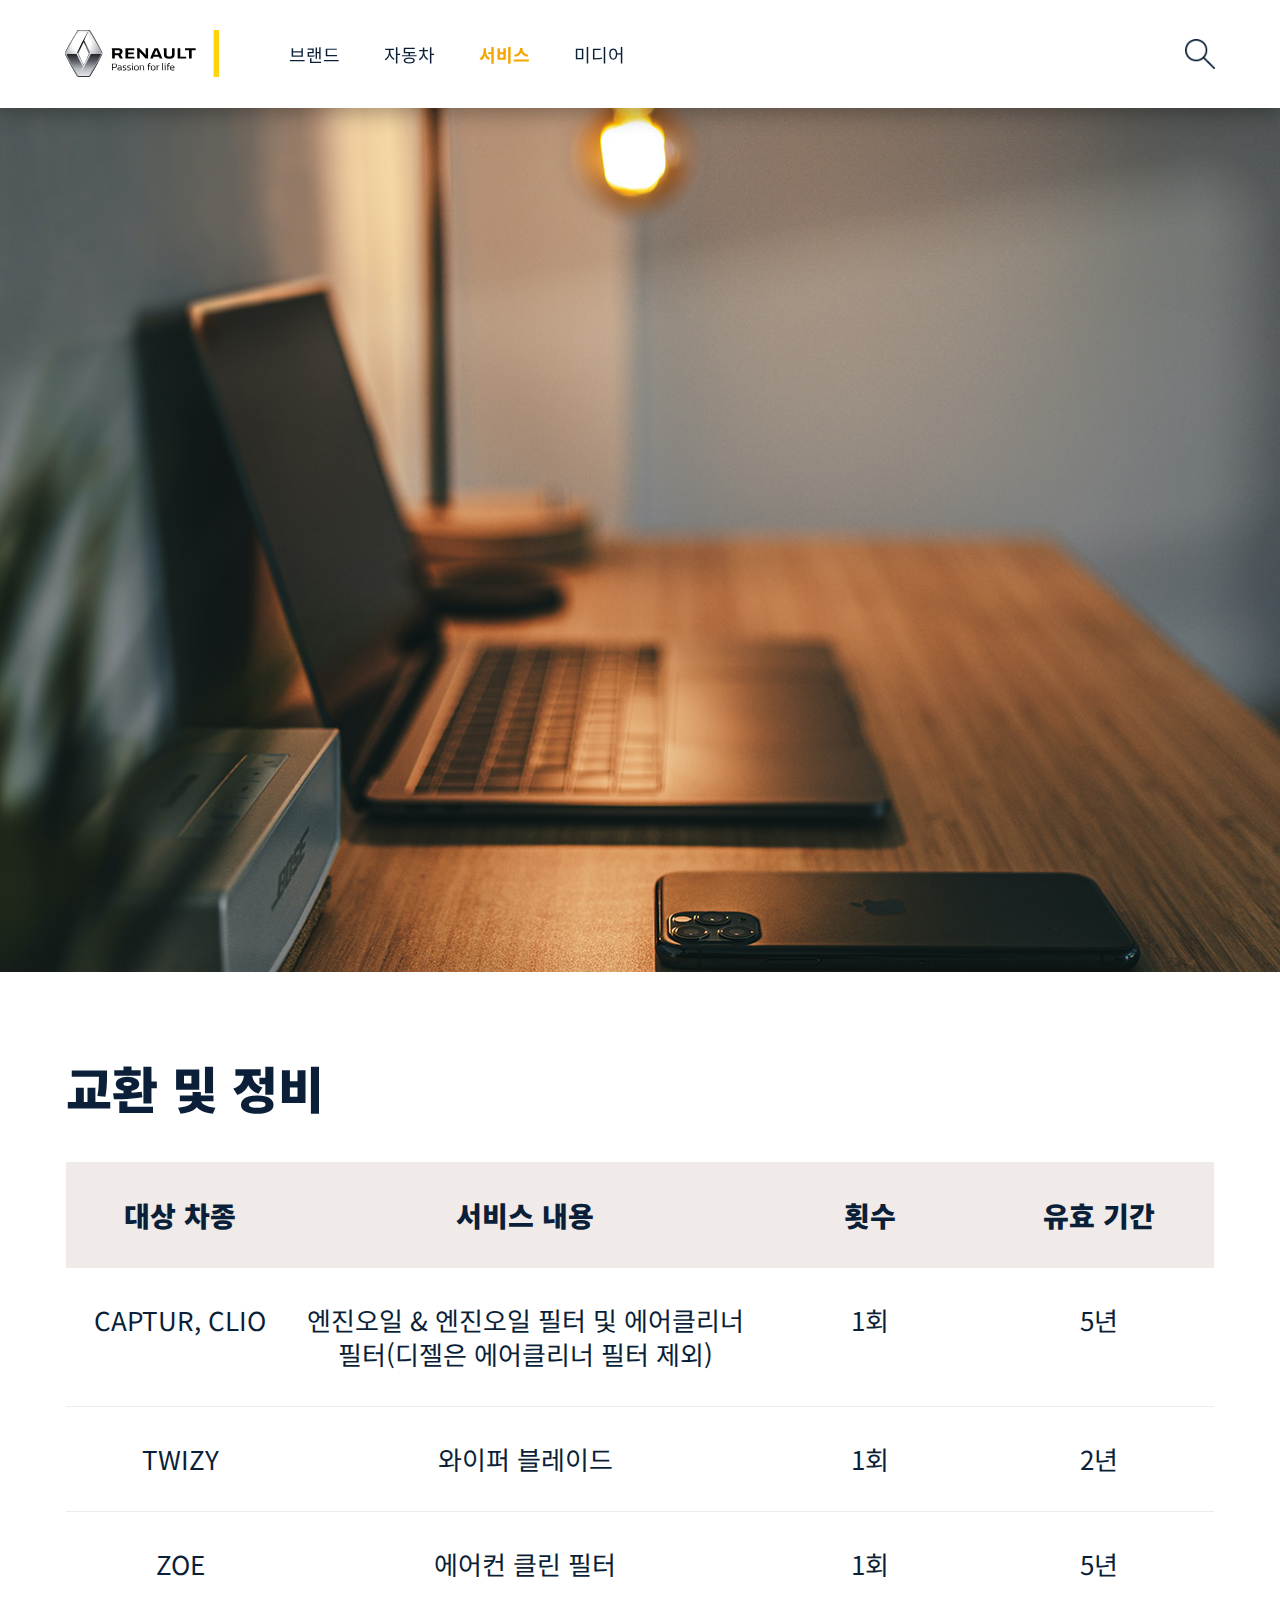
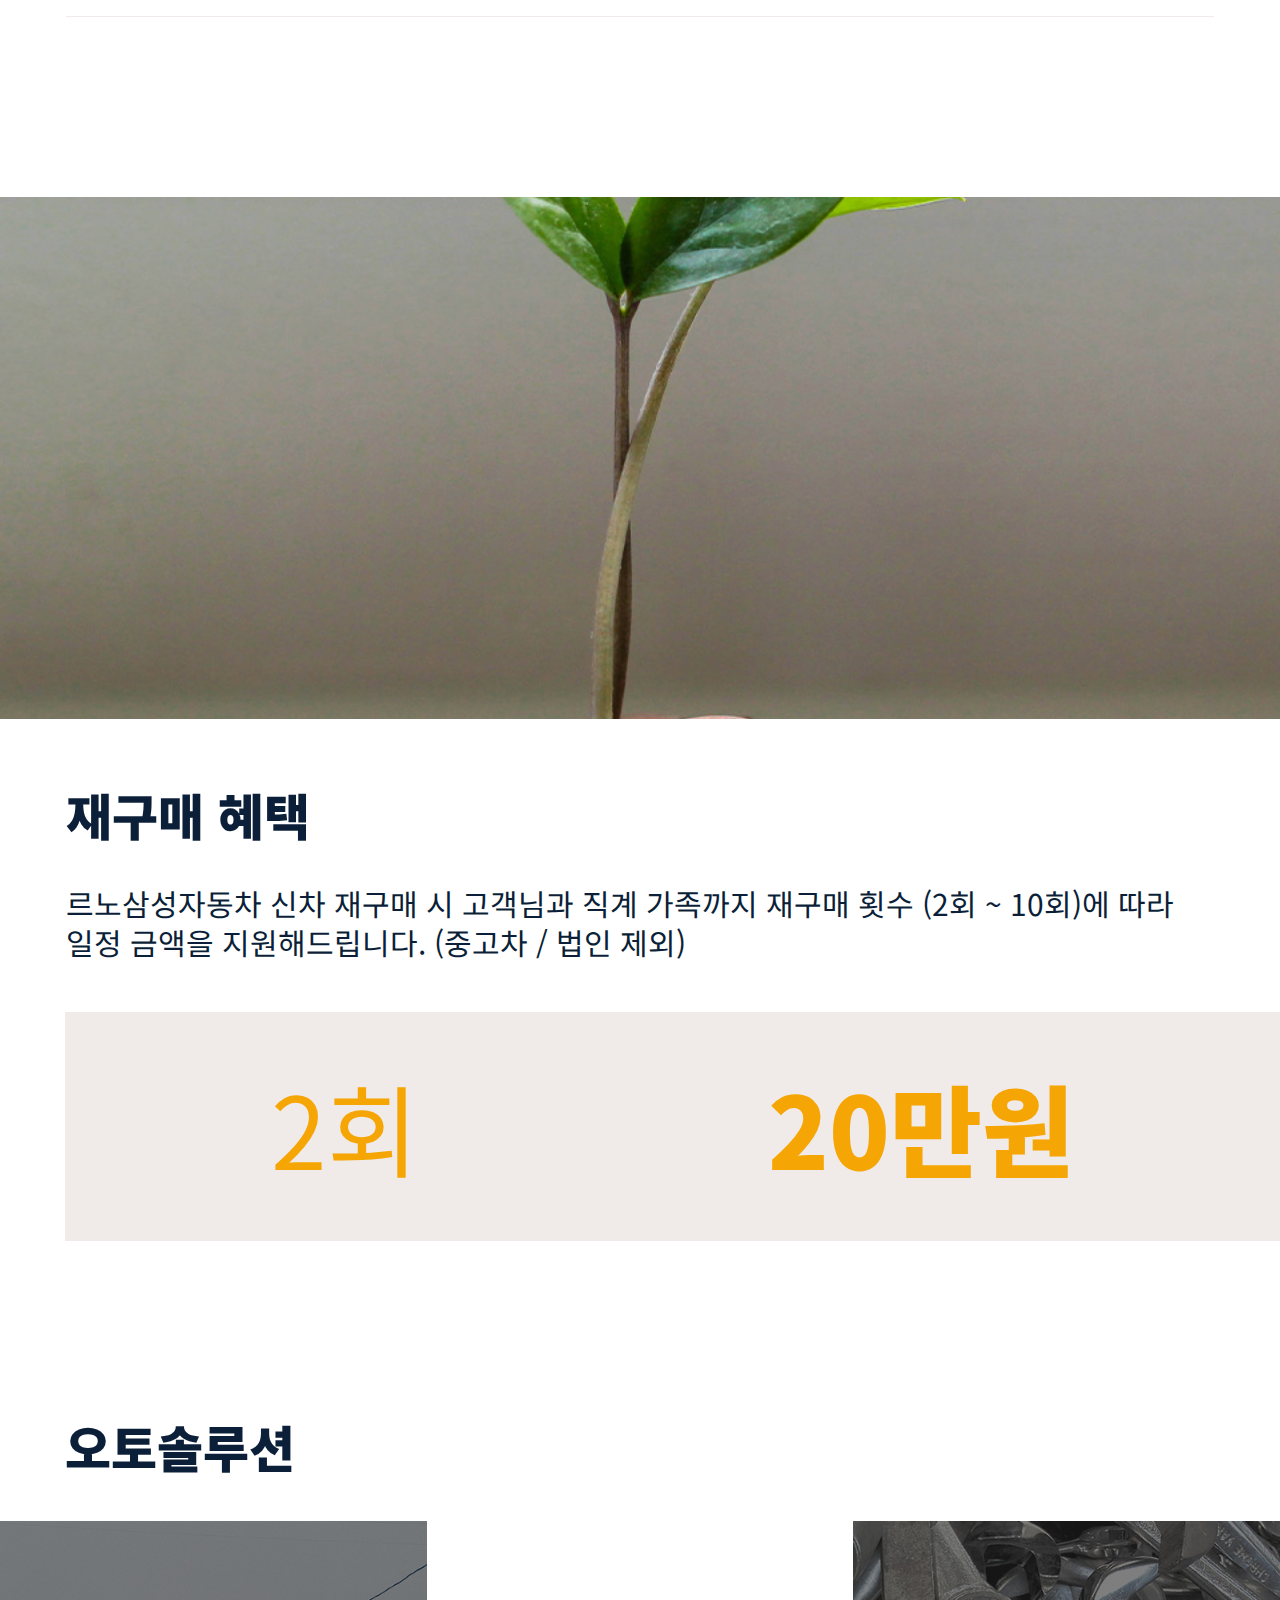
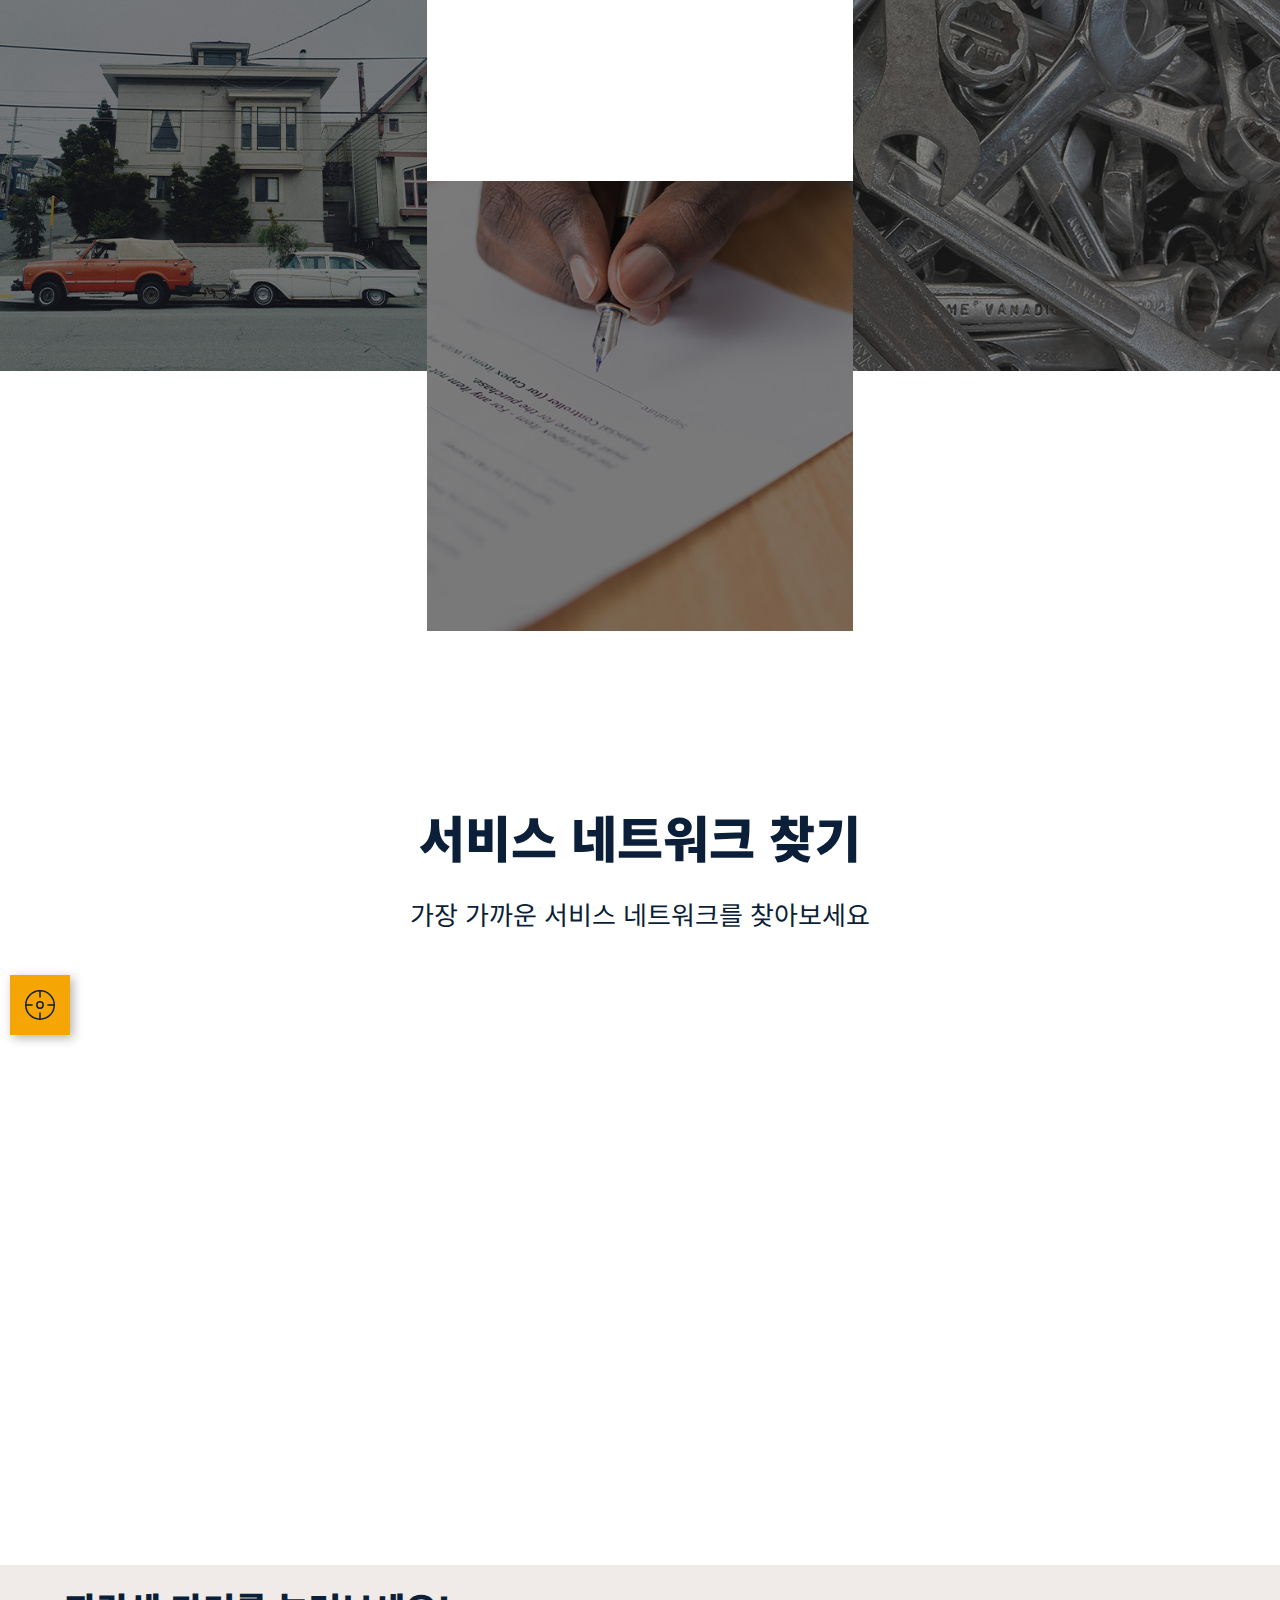
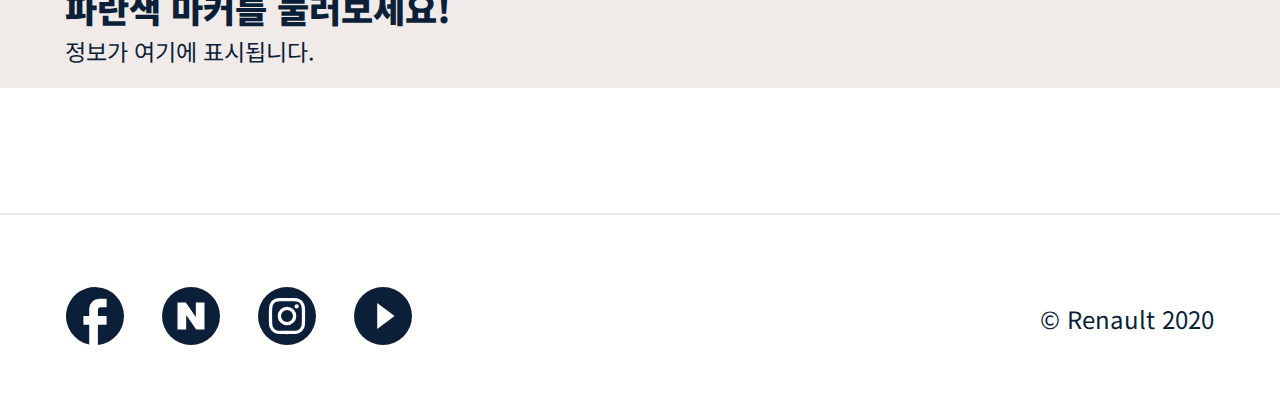
<file: service.html>
<!DOCTYPE html>
<html lang="ko">
<head>
    <meta charset="UTF-8">
    <meta name="viewport" content="width=device-width, initial-scale=1.0, shrink-to-fit=no">
    <meta name="theme-color" content="#f5a605">
    <meta name="title" content="르노 - 서비스 | Passion for Life">
    <meta name="description" content="르노의 서비스를 알아보세요">
    <meta name="keywords" content="르노, 온라인 견적, 캡처, 조에, 트위지, 마스터"> 
    <meta property="og:site_name" content="Renault">
    <meta property="og:title" content="르노 - 서비스 | Passion for Life">
    <meta property="og:description" content="르노의 서비스를 알아보세요">
    <link href="css/normalize.css" rel="stylesheet">
    <link href="css/stylesheet.css" rel="stylesheet">
    <link href="css/sub.css" rel="stylesheet">
    <link rel="shortcut icon" href="favicon-64.ico">
    <link rel="icon" href="favicon.png">
    <link rel="canonical" href="https://deacct.github.io/renault_vertual_renewal/service.html">
    <script src="https://ajax.googleapis.com/ajax/libs/jquery/3.5.1/jquery.min.js"></script>
    <script src="js/jquery.mousewheel.min.js"></script>
    <script src="//dapi.kakao.com/v2/maps/sdk.js?appkey=b41a2b2c455a5af3f72df22fd7940e65&libraries=services"></script>
    <script src="js/anime.min.js"></script>
    <script src="js/sub.js"></script>
    <title>르노 - 서비스 | Passion for Life</title>
</head>
<body class="sub3">
    <header>
        <div class="header_inner">
            <h1 class="logo"><a href="./index.html"><img src="img/rn-header-logo.svg" alt="르노"></a></h1>
            <nav class="gnb">
                <h2 class="blind">대메뉴</h2>
                <ul>
                    <li><a href="./brand.html">브랜드</a></li>
                    <li><a href="./car.html">자동차</a></li>
                    <li class="current_page"><a href="./service.html">서비스</a></li>
                    <li><a href="./media.html">미디어</a></li>
                </ul>
            </nav>
             
            <button class="search blind">검색</button>
        
            <button class="hamburger mobile">
                <span></span>
                <span></span>
                <span></span>
            </button>
       </div>
    </header>
    
    <section id="visual">
        <div class="visual_wrap">
            <h2 class="title sub">서비스</h2>
        </div>
    </section>
    
    <main>
        <div class="main_wrap">
            <section id="maintenance">
                <div class="maint_inner">
                    <h2>교환 및 정비</h2>
                    <div class="maint_table">
                        <table>
                            <colgroup span="4"></colgroup>
                            <thead>
                                <tr>
                                    <th>대상 차종</th>
                                    <th>서비스 내용</th>
                                    <th>횟수</th>
                                    <th>유효 기간</th>
                                </tr>
                            </thead>
                            <tbody>
                                <tr>
                                    <th>CAPTUR, CLIO</th>
                                    <td>엔진오일 & 엔진오일 필터 및 에어클리너 필터(디젤은 에어클리너 필터 제외)</td>
                                    <td><span class="mobile">횟수 : </span>1회</td>
                                    <td><span class="mobile">유효기간 : </span>5년</td>
                                </tr>
                                <tr>
                                    <th>TWIZY</th>
                                    <td>와이퍼 블레이드</td>
                                    <td><span class="mobile">횟수 : </span>1회</td>
                                    <td><span class="mobile">유효기간 : </span>2년</td>
                                </tr>
                                <tr>
                                    <th>ZOE</th>
                                    <td>에어컨 클린 필터</td>
                                    <td><span class="mobile">횟수 : </span>1회</td>
                                    <td><span class="mobile">유효기간 : </span>5년</td>
                                </tr>
                            </tbody>
                        </table>
                    </div>
                    <button class="open_table mobile"><span>표 펼치기</span></button>
                </div>
            </section>
            <section id="repurchase">
                <div class="repur_inner">
                    <div class="repur_pic"></div>
                    <div class="repur_content">
                        <h2>재구매 혜택</h2>
                        <p>르노삼성자동차 신차 재구매 시 고객님과 직계 가족까지 재구매 횟수 (2회 ~ 10회)에 따라 일정 금액을 지원해드립니다. (중고차 / 법인 제외)</p>
                    </div>
                    <div class="benefit_card">
                        <div class="beneCard_inner">
                            <span class="times"><strong>2</strong>회</span>
                            <span class="support"><strong>20</strong>만원</span>
                        </div>
                    </div>
                </div>
            </section>
            <section id="autosol">
                <div class="autosol_inner">
                    <h2>오토솔루션</h2>
                    <div class="autosol_cont">
                        <div class="tow">
                            <h3><span>평생견인</span> <span>서비스</span></h3>
                            <p class="pc">어디서든 가장 가까운 서비스 네트워크로 평생 무료견인</p>
                        </div>
                        <div class="estimate">
                            <h3><span>안심견적</span> <span>서비스</span></h3>
                            <p class="pc">고객님의 사전동의 없이 정비 후 청구하는 수리비 발생시 무상 처리</p>
                        </div>
                        <div class="guarantee">
                            <h3><span>정비보증</span> <span>서비스</span></h3>
                            <p class="pc">보증된 규격부품으로만 수리하며, 1년 또는 2만km 이내 무상보증</p>
                        </div>
                    </div>
                </div>
            </section>
            <section id="findservice">
                <div class="findser_inner">
                    <h2>서비스 네트워크 찾기</h2>
                    <h3>가장 가까운 서비스 네트워크를 찾아보세요</h3>
                    <div class="map_wrap">
                        <button class="CTA_location"><span>내 위치로</span></button>
                        <div id="map_wrap" style="width:100%; height:100%;"></div>
                    </div>
                    <div class="locationInfo">
                        <span class="centerName">파란색 마커를 눌러보세요!</span>
                        <strong class="address">정보가 여기에 표시됩니다.</strong>
                    </div>
                </div>
            </section>
        </div>
    </main>
    
    <footer>
        <div class="footer_inner">
            <h2 class="blind">sns와 저작권</h2>
            <ul class="sns">
                <li><a href="#" class="blind">페이스북</a></li>
                <li><a href="#" class="blind">네이버 블로그</a></li>
                <li><a href="#" class="blind">인스타그램</a></li>
                <li><a href="#" class="blind">유튜브</a></li>
            </ul>
            <p>&copy; Renault 2020</p>
        </div>
    </footer>
</body>
</html>
</file>
<file: css/stylesheet.css>
@charset "utf-8";

.pc {display:none;}
.mobile {}

header{
    position:fixed;
    left:0;
    top:0;
    width: 100%;
    height: 108px;
    background-color:rgba(255,255,255,0.95);
    z-index:100;
    backdrop-filter:blur(10px);
    box-shadow: 0 5px 20px rgba(0,0,0,0.3);
}

.logo{
    float:left;
    width: 128px; /*255/2*/
    height: 39px;
    margin-top: 34px;
    margin-left: 7%;
}
.logo img{
    width: 100%;
    height: 100%;
}

.gnb{
    margin-left:-9999px;
    position:absolute;
    z-index: 10;
    top: 108px;
    left:0;
    width: 100%;
    height: 100vh;
    background-color:rgba(255,255,255,0.98);
}
.gnb.on{
    margin-left:0;
}
.gnb ul{
    padding: 49px 7%;
    width: 100%;
}
.gnb ul li{
    font-size: 2rem;
    padding-bottom: 31px
}
.gnb ul li:last-child{
    padding: 0;
}
.gnb ul li a{
    width: 100%;
    color:#0b1f38;
}
.gnb ul li.current_page a{
    color:#f5a605;
    font-weight: 700;
}

.search{    
    position:absolute;
    top: 38px;
    right: 21%;
    width: 35px;
    height: 35px;
    background: url(../img/rn-icon-search.png) no-repeat;
    background-size: contain;
}
.hamburger{
    position:absolute;
    top: 36px;
    right: 7%;
    width: 36px;
    height: 35px;
}
.hamburger span{
    display: block;
    width: 36px;
    height: 2px;
    background-color:#0B1F38;
    margin-bottom: 14px;
    transition: 150ms ease-out;
}

.hamburger.open span:first-child{
    transform: rotate(45deg) translate(4px, 7px) scaleX(1.3);
    margin-left: 2px;
}
.hamburger.open span:nth-child(2){
    display:none;
}
.hamburger.open span:last-child{
    transform: rotate(-45deg) translate(4px, -7px) scaleX(1.3);
    margin-left: 2px;
}

.hamburger span:last-child{
    margin: 0;
}



#visual{
    width: 100%;
    height: 377px;
    background: url(../img/rn-visual.jpg) center/cover;
    margin-top: 108px;
}
.visual_wrap{
    position:relative;
    width: 84%;
    height: 377px;
    margin:0 auto;
    transition: 150ms ease-out;
}
.visual_wrap h2{
    text-indent: -9999px;
    overflow: hidden;
}
.identity{
    position:absolute;
    top:50%;
    margin-top: -85px;
    width: 100%;
    height: 170px;
}
.identity .visualLine{
    stroke-width: 2px;
    stroke: #fff;
    fill:rgba(255,255,255,0);
}

#history{
    overflow: hidden;
    width: 100%;
    height: auto;
}
.history_inner{
    width: 84%;
    margin: 0 auto;
    transition: 150ms ease-out;
}
.history_inner h2{
    padding-top: 90px;
    font-size: 1.8rem;
}
.history_inner h2 a{
    display: inline;
}
.history_inner h2 a::after{
    display: inline-block;
    content:'';
    width: 14px;
    height: 14px;
    background: url(../img/rn-icon-arrow.svg) no-repeat;
    background-size: contain;
    margin-left: 15px;
}
.history_inner h2 .titleLink{
    display: block;
    width: 154px;
    height: 4px;
    background-color:#f5a605;
    margin-top: 5px;
}
.slider_wrap{
    margin-top: 32px;
    width: 100%;
    height: auto;
    margin-bottom: 90px;
    /*
    스크롤바는 768부터 사라짐, 
    768부터 이전/다음 버튼방식
    */
}
.slider_wrap .slides{
    vertical-align: middle;
    width: 100%;
}
.slider_wrap .slides li{
    background-position: center;
    background-size: cover;
    width: 100%;
    height: 239px;
    display: block;
    margin-bottom: 20px;
}
.slider_wrap .slides li:last-child{
    margin: 0;
}
.slider_wrap .slides a{
    position:relative;
    width: 100%;
    height: 100%;
    background: linear-gradient(rgba(0,0,0,0), rgba(0,0,0,0.8));
}
.slider_wrap .slides a span{
    position:absolute;
    left: 20px;
    bottom: 18px;
    color:#fff;
    font-size: 1.8rem;
}
.slider_wrap .slides li:nth-child(1){
    background-image: url(../img/rn-history-history.jpg);
}
.slider_wrap .slides li:nth-child(2){
    background-image: url(../img/rn-history-racing.jpg);
}
.slider_wrap .slides li:nth-child(3){
    background-image: url(../img/rn-history-future.jpg);
}

.car_left{
    width: 100%;
    height: 305px;
    background-image: url(../img/rn-car-leftbg.jpg);
    background-position: top;
    background-size: cover;
}
.car_left .Mleft_inner{
    width: 84%;
    margin: 0 auto;
}
.car_left h2{
    padding-top: 48px;
    font-size: 1.8rem;
}
.car_left h2 a{
    display: inline;
}
.car_left h2 a::after{
    display: inline-block;
    content:'';
    width: 14px;
    height: 14px;
    background: url(../img/rn-icon-arrow.svg) no-repeat;
    background-size: contain;
    margin-left: 15px;
}
.car_left h2 .titleLink{
    display: block;
    width: 78px;
    height: 4px;
    background-color:#fff;
    margin-top: 5px;
}
.car_left strong{
    display: block;
    padding-top: 14px;
    font-size: 2.2rem;
}
.car_left ul{
    margin-top: 13px;
}
.car_left ul li{
    display: block;
    width: 100%;
    height: 40px;
    border-bottom: 1px solid #0B1F38;
    transition: 150ms ease-out;
}

.car_left ul li a{
    width: 100%;
    height: 100%;
    display: block;
    font-size: 1.2rem;
    line-height: 40px;
    transition: 150ms ease-out;
}
.car_left ul li.on{
    /*선택됐을 시*/
    border-bottom-width: 2px;
}
.car_left ul li.on a{
    font-size: 2rem;
    font-weight: 700;
    /*폰트 강약조절*/
}
.car_right{
    width: 100%;
    height: 249px;
}
.car_right .carslide{
    width: 100%;
    height: 100%;
    position:relative;
}
.car_right .carImg{
    opacity: 0;
    width: 100%;
    height: 100%;
    background: linear-gradient(rgba(0,0,0,0),rgba(0,0,0,0.8)), url(../img/rn-car-1.jpg) center/cover;
    text-indent: -9999px;
    position:relative;
    transition: 150ms ease-out;
}

.car_right .carImg.reach::after{
    position:absolute;
    top:0;
    left:0;
    content: '';
    width: 0;
    height: 100%;
    background-color:#f0eae9;
    animation: 700ms wipe1 forwards; 
}
.car_right .carImg.reach::before{
    position:absolute;
    top:0;
    left:0;
    content: '';
    width: 0;
    height: 100%;
    background-color:#baaba9;
    animation: 700ms wipe2 forwards;
}
.car_right .carSummery{ 
    position: absolute;
    left: 8%;
    bottom: 12.048%;
}
.car_right .carSummery .c_name{
    font-size: 1.8rem;
    font-weight: 700;
    /*폰트 강약조절*/
    
    color:#fff;
    padding-bottom: 10px;
    transition: 150ms ease-out;
}
.car_right .carSummery .c_title{
    padding-bottom: 10px;
    display: block;
    font-size: 1.4rem;
    color:#fff;
    transition: 150ms ease-out;
}
.car_right .carSummery .c_summery{
    color:#fff;
    font-size: 1.2rem;
    transition: 150ms ease-out;
}
.car_right .carslide .btn{
    position:absolute;
    top:0;
    left: 0;
    width: 100%;
    height: 100%;
    text-indent: -9999px;
}

.media_inner{
    width: 84%;
    margin: 0 auto;
    transition: 150ms ease-out;
}
.media_inner h2{
    padding-top: 90px;
    font-size: 1.8rem;
}
.media_inner h2 a{
    display: inline;
}
.media_inner h2 a::after{
    display: inline-block;
    content:'';
    width: 14px;
    height: 14px;
    background: url(../img/rn-icon-arrow.svg) no-repeat;
    background-size: contain;
    margin-left: 15px;
}
.media_inner h2 .titleLink{
    display: block;
    width: 78px;
    height: 4px;
    background-color:#f5a605;
    margin-top: 5px;
}
.media_inner .video{
    width: 100%;
    padding-top: 32px;
}
.media_inner .video .youtube_area{
    width: 100%;
    height: 238px;
}
.media_inner .video iframe{
    width:100%;
    height: 100%;
}
.video b{
    padding-top:19px;
    display: inline-block;
    font-size: 1.2rem;
}
.video b::after{
    display: inline-block;
    content:'';
    width: 12px;
    height: 18px;
    background: url(../img/rn-icon-video.svg);
    vertical-align: -5px;
    margin-left: 10px;
}
.video h3{
    font-size: 2.2rem;
    font-weight: 700;
    /*폰트 강약조절*/
    
    padding-top: 15px;
}
.video p{
    font-size: 1.2rem;
    padding-top: 18px;
}

.service_inner h2{
    margin: 90px auto 0;
    font-size: 1.8rem;
    width: 84%;
}
.service_inner h2 a{
    display: inline;
}
.service_inner h2 a::after{
    display: inline-block;
    content:'';
    width: 14px;
    height: 14px;
    background: url(../img/rn-icon-arrow.svg) no-repeat;
    background-size: contain;
    margin-left: 15px;
}
.service_inner h2 .titleLink{
    display: block;
    width: 78px;
    height: 4px;
    background-color:#f5a605;
    margin-top: 5px;
}
.service_inner .banner{
    margin-top: 32px;
    height: 362px;
    width: 100%;
    background: url(../img/rn-service.jpg) center/cover;
    position:relative;
    opacity: 0;
    transition: 150ms ease-out;
}
.service_inner .banner.reach:after{
    content:'';
    background-color:#fff;
    width: 0;
    height: 100%;
    position:absolute;
    top: 0;
    left:0;
    animation: 1000ms wipe1 forwards;
}
.service_inner .banner.reach:before{
    content:'';
    background-color:#eee;
    width: 0;
    height: 100%;
    position:absolute;
    top: 0;
    left:0;
    animation: 850ms wipe2 forwards;
}

.service_inner .banner h3{
    font-size: 1.8rem;
    font-weight: 700;
    color:#fff;
    text-align: center;
    padding-top: 158px;
}
.service_inner .banner .btn{
    display: block;
    margin: 24px auto 0;
    font-size: 1.2rem;
    color:#fff;
    text-align: center;
    width: 105px;
    height: 35px;
    line-height: 33px;
    border: 1px solid #fff; 
}

footer{
    width: 100%;
    height: 100px;
    border-top: 1px solid #f0eae9;
    margin-top: 64px;
}
.footer_inner{
    width: 84%;
    height: 100%;
    margin: 0 auto;
}
.footer_inner .sns li{
    float:left;
    width: 29px;
    height: 29px;
    margin-right: 19px;
    background-repeat: no-repeat;
    background-size: contain;
    margin-top: 36px;
}
.sns li a{
    width: 100%;
    height: 100%;
    display: block;
}
.footer_inner .sns li:nth-child(1){
    background-image: url(../img/rn-sns-facebook.svg);
}
.footer_inner .sns li:nth-child(2){
    background-image: url(../img/rn-sns-naverblog.svg);
}
.footer_inner .sns li:nth-child(3){
    background-image: url(../img/rn-sns-instagram.svg);
}
.footer_inner .sns li:nth-child(4){
    background-image: url(../img/rn-sns-youtube.svg);
}

.footer_inner p{
    margin-top: 46px;
    font-size: 1.2rem;
    float:right;
}

@media all and (min-width:768px){
    .logo{
        float:left;
        width: 154px;
        height: 47px;
        margin-top: 32px;
        margin-left: 7.813%;
    }

    .search{
        right: 16.661%;
    }
    .hamburger{
        right: 7.813%;
    }
    
    .gnb ul{
        padding: 126px 7.813%;
        width: 100%;
    }
    .gnb ul li{
        font-size: 4rem;
        padding-bottom: 62px
    }
    .gnb ul li a{
        position:relative;
        width: 100%;
        height: 100%;
    }
    .gnb ul li a::after{
        transition: 150ms ease-out;
        content: '';
        position:absolute;
        right: 0;
        top:0;
        width: 70%;
        height: 50%;
        border-bottom: 2px solid rgba(245, 166, 5, 0);
    }
    .gnb ul li a:hover::after{
        border-bottom: 2px solid rgba(245, 166, 5, 1);
    }
    
    #visual{
        height: 864px;
    }
    .visual_wrap{
        width: 84.375%;
        height: 864px;
    }
    
    .history_inner{
        width: 100%;
    }
    .history_inner h2{
        padding-top: 180px;
        font-size: 3rem;
        margin-left: 7.813%;
    }
    .history_inner h2 a::after{
        width: 18px;
        height: 18px;
        margin-left: 26px;
        transition: 150ms ease-out;
    }
    .history_inner h2 a:hover::after{
        transform:translate(20px, -20px);
    }
    .history_inner h2 .titleLink{
        width: 252px;
        height: 8px;
        margin-top: 10px;
        transition: 150ms ease-out;
    }
    .history_inner h2 a:hover + .titleLink{
        width: 272px;
    }
    .slider_wrap{
        margin-top: 73px;
        width: 100%;
        height: 480px;
        margin-bottom: 180px;
    }
    .slider_wrap .slides{
        width: 100%;
        height: 480px;
    }
    .slider_wrap .slides a{
        background: none;
        transition: 150ms ease-out;
        width: 100%;
        height: 100%;
    }
    .slider_wrap .slides li{
        float: left;
        transition: 150ms ease-out;
        width: 33.333%;
    }
    .slider_wrap .slides li:nth-child(2n+1){
        height: 480px;
    }
    .slider_wrap .slides li:nth-child(2n){
        height: 408px;
        margin-top: 36px;
    }
    .slider_wrap .slides li:hover a{
        background-color: rgba(0,0,0,0.5);
    }
    .slider_wrap .slides li:hover{
        transform: scale(0.9);
    }
    .slider_wrap .slides a span{
        color: #fff;
        top: 50%;
        bottom: auto;
        left: 50%;
        transform: translate(-50%, -50%);
        opacity: 0;
        font-size: 3.6rem;
        transition: 150ms ease-out;
    }
    .slider_wrap .slides li:hover span{
        opacity:1;
    }
    
    #history{
        position:relative;
    }
    
    .car_left{
        width: 100%;
        height: 409px;
    }
    .car_left .Mleft_inner{
        width: 84%;
    }
    .car_left h2{
        padding-top: 101px;
        font-size: 3rem;
    }
    .car_left h2 a::after{
        width: 18px;
        height: 18px;
        margin-left: 26px;
        transition: 150ms ease-out;
    }
    .car_left h2 a:hover::after{
        transform:translate(20px, -20px);
    }
    .car_left h2 .titleLink{
        width: 126px;
        height: 8px;
        margin-top: 10px;
        transition: 150ms ease-out;
    }
    .car_left h2 a:hover + .titleLink{
        width: 146px;
    }
    .car_left strong{
        padding-top: 30px;
        font-size: 4.5rem;
    }
    .car_left ul{
        margin-top: 33px;
        display: flex;
    }
    .car_left ul li{
        width: 23.611%; /*153/648*100*/
        margin-right: 2.006%;/*13/648*100*/
        height: 74px;
        border-bottom: 2px solid #0B1F38;
        transition: 150ms ease-out;
    }
    .car_left ul li a{
        width: 100%;
        height: 100%;
        display: block;
        font-size: 2rem;
        line-height: 74px;
    }
    .car_left ul li:last-child{
        margin-right: 0;
    }
    .car_left ul li.on{
        /*선택됐을 시*/
        border-bottom-width: 6px;
        height: 74px;
    }
    .car_left ul li.on a{
        font-size: 3rem;
        font-weight: 700;
        /*폰트 강약조절*/
    }
    .car_left ul li:hover{
        border-bottom-width: 6px;
    }
    .car_right{
        width: 100%;
        height: 580px;
        background-color:#f0eae9;
    }
    .car_right .carslide{
        width: 84.375%;
        height: 100%;
        margin: 0 auto;
        position: relative;
    }
    .car_right .carImg{
        width: 100%;
        height: 430px;
        background: url(../img/rn-car-1.jpg) center/cover;
        position: absolute;
        top: -57px;
    }
    .car_right .carSummery{ 
        position: static;
        float:left;
        padding-top: 391px;
    }
    .car_right .carSummery .c_name{
        font-size: 3.5rem;
        font-weight: 700;
        color:#0B1F38;
        padding-bottom: 24px;
    }
    .car_right .carSummery .c_title{
        padding-bottom: 14px;
        display: block;
        font-size: 1.8rem;
        color:#0B1F38;
    }
    .car_right .carSummery .c_summery{
        color:#0B1F38;
        font-size: 1.8rem;
    }
    .car_right .carslide .btn{
        position:relative;
        float:right;
        width: 180px;
        height: 50px;
        text-indent: 0;
        display: block;
        border: 1px solid #0B1F38;
        margin-top: 420px;
        text-align: center;
        line-height: 48px;
        font-size: 1.7rem;
        transition: 100ms ease-out;
    }
    .car_right .carslide .btn:hover{
        color:#fff;
        background-color:#0B1F38;
    }
    
    .media_inner{
        width: 84.375%;
        height: 1435px;
        position: relative;
    }
    .media_inner .bg{
        position: absolute;
        z-index: -1;
        bottom: 0;
        right:0;
        width: 668px;
        height: 456px;
        opacity:0;
        background: url(../img/rn-news-bg.png) no-repeat center/cover;
    }
    .media_inner .bg.reach{
        animation: 500ms toRight ease-out forwards;
    }
    .media_inner h2{
        font-size: 3rem;
        margin-top: 180px;
        padding: 0;
    }
    .media_inner h2 a::after{
        width: 18px;
        height: 18px;
        margin-left: 26px;
        transition: 150ms ease-out;
    }
    .media_inner h2 a:hover::after{
        transform:translate(20px, -20px);
    }
    .media_inner h2 .titleLink{
        width: 126px;
        height: 8px;
        margin-top: 10px;
        transition: 150ms ease-out;
    }
    .media_inner h2 a:hover + .titleLink{
        width: 146px;
    }
    .media_inner .video{
        width: 100%;
        padding-top: 65px;
    }
    .media_inner .video .youtube_area{
        width: 100%;
        height: 475px;
    }
    .video b{
        padding-top:42px;
        font-size: 1.8rem;
    }
    .video b::after{
        vertical-align: -3px;
        margin-left: 15px;
    }
    .video h3{
        font-size: 4.3rem;
        font-weight: 700;
        /*폰트 강약조절*/

        padding-top: 37px;
    }
    .video p{
        font-size: 1.6rem;
        padding-top: 43px;
    }
    
    .news.pc{
        display: block;
        margin-top: 114px;
    }
    .newses{
        float: left;
        width: 29.321%;
        margin-right: 6.019%;
    }
    .newses:last-child{
        margin: 0;
    }
    .newses .news_img{
        width: 100%;
        height: 270px;
        text-indent: -9999px;
        background-size: cover;
        background-position: center;
        background-repeat: no-repeat;
        position:relative;
        opacity: 0;
        transition: 150ms ease-out;
    }
    .newses .news_img::before{
        position:absolute;
        z-index: -1;
        width: 100%;
        height: 100%;
        content: '';
        left: 0;
        top: 0;
        background-color:#f5a605;
        transition: 150ms ease-out;
        opacity: 0;
    }
    .newses .news_img.reach::after{
        position:absolute;
        top:0;
        left:0;
        content: '';
        width: 0;
        height: 100%;
        background-color:#fff;
        animation: 700ms wipe1 forwards;
    }
    .newses .news_img:hover::before{
        top: 10px;
        left: 10px;
        opacity:1;
    }
    .newses:nth-child(1) .news_img{
        background-image: url(../img/rn-news-globalenv.jpg);
    }
    .newses:nth-child(2) .news_img{
        background-image: url(../img/rn-news-zoerelease.jpg);
    }
    .newses:nth-child(3) .news_img{
        background-image: url(../img/rn-news-masterrelease.jpg);
    }
    .newses b{
        font-size: 1.7rem;
        display: inline-block;
        margin-top: 26px;
    }
    .newses b::after{
        display: inline-block;
        content: '';
        width: 18px;
        height: 18px;
        background: url(../img/rn-icon-news.svg) no-repeat;
        background-size: contain;
        vertical-align: -2px;
        margin-left: 15px;
    }
    .newses h3{
        line-height: 28px;
        font-size: 2rem;
        font-weight: 700;
        padding-top: 10px;
    }
    .newses p{
        font-size: 1.5rem;
        padding-top: 25px;
    }
    
    .service_inner h2{
        margin: 180px auto 0;
        font-size: 3rem;
        width: 84.375%;
    }
    .service_inner h2 a::after{
        width: 18px;
        height: 18px;
        margin-left: 26px;
        transition: 150ms ease-out;
    }
    .service_inner h2 a:hover::after{
        transform:translate(20px, -20px);
    }
    .service_inner h2 .titleLink{
        width: 126px;
        height: 8px;
        margin-top: 10px;
        transition: 150ms ease-out;
    }
    .service_inner h2 a:hover + .titleLink{
        width: 146px;
    }
    .service_inner .banner{
        margin-top: 50px;
        height: 724px;
        width: 100%;
        background: url(../img/rn-service.jpg) center/cover;
    }
    .service_inner .banner h3{
        font-size: 3.5rem;
        padding-top: 304px;
    }
    .service_inner .banner .btn{
        display: block;
        margin-top: 36px;
        font-size: 1.5rem;
        color:#fff;
        text-align: center;
        width: 180px;
        height: 50px;
        line-height: 48px;
        transition: 150ms ease-out;
    }
    .service_inner .banner .btn:hover{
        background-color:#fff;
        color:#0B1F38;
    }
    
    footer{
        height: 200px;
        border-top: 2px solid #f0eae9;
        margin-top: 125px;
    }
    .footer_inner{
        width: 84%;
        height: 100%;
        margin: 0 auto;
    }
    .footer_inner .sns li{
        float:left;
        width: 58px;
        height: 58px;
        margin-right: 38px;
        margin-top: 72px;
    }

    .footer_inner p{
        margin-top: 92px;
        font-size: 2.4rem;
        float:right;
    }
}

@media all and (min-width:1024px){
    .mobile{
        display: none;
    }
    
    .logo{
        float:left;
        width: 154px;
        height: 47px;
        margin-top: 30px;
        margin-left: 5.078%;
    }
    .header_inner{
        height: 100%;
    }
    .header_inner .gnb{
        display: block;
        position:static;
        z-index: 105;
        top:0;
        margin-left: 50px;
        float: left;
        width: auto;
        height: 100%;
        background-color:transparent;
    }
    .gnb ul{
        display: block;
        padding:0;
        width: auto;
        height: 100%;
    }
    .gnb ul li{
        display: inline-block;
        height: 100%;
        font-size: 1.8rem;
        padding-bottom: 0;
        width: 92px;
        text-align: center;
    }
    .gnb ul li:last-child{
        margin-right: 0;
    }
    .gnb ul li a{
        width: 100%;
        height: 100%;
        line-height: 108px;
    }
    .gnb ul li a::after{
        transition: 150ms ease-out;
        content: '';
        position:absolute;
        right: auto;
        left: 50%;
        top:70px;
        margin-left: -4px;
        width: 8px;
        height: 8px;
        background-color:rgba(245, 166, 5, 0);
        border-bottom: none;
        border-radius: 50%;
    }
    .gnb ul li a:hover::after{
        border-bottom: none;
        background-color:rgba(245, 166, 5, 1);
    }
    
    .search{    
        float:right;
        position: static;
        margin-top: 39px;
        margin-right: 5.078%;
        width: 30px;
        height: 30px;
        background: url(../img/rn-icon-search.png) no-repeat;
        background-size: contain;
    }
    
    #visual{
        height: 864px;
        background: url(../img/rn-visual.jpg) center/cover;
    }
    .visual_wrap{
        width: 89.746%;
        height: 100%;
    }
    .visual_wrap h2{
        text-indent: -9999px;
    }
    
    .history_inner{
        width: 100%;
    }
    .history_inner h2{
        margin-left:  5.078%;
    }
    .slider_wrap{
        margin-top: 126px;
        height: 680px;
        width: 100%; /*972/1024*100*/
    }
    .slider_wrap .slides{
        width: 100%;
        height: 680px;
    }
    .slider_wrap .slides a span{
        color: #fff;
        font-size: 5rem;
    }
    .slider_wrap .slides li{
        width: 33.333%;
    }
    .slider_wrap .slides li:nth-child(2n){
        height: 580px;
        margin-top: 50px;
    }
    .slider_wrap .slides li:nth-child(2n+1){
        height: 680px;
    }
    
    #cars{
        height: 1066px;
        width: 100%;
    }
    .car_left{
        float:left;
        width: 50%;
        height: 100%;
        background-position: center;
    }
    .car_left .Mleft_inner{
        margin: 0 auto;
        width: 79.297%;
    }
    .car_left h2{
        padding-top: 139px;
    }
    .car_left strong{
        display: block;
        padding-top: 199px;
        font-size: 4.5rem;
        line-height: 1.5;
    }
    .car_left strong .line_break{
        display: block;
    }
    .car_left ul{
        width: 100%;
        height: auto;
        display: block;
        margin-top: 208px;
    }
    .car_left ul li{
        display: block;
        float: left;
        width: 46.084%; /*153/332*100*/
        margin-right: 7.229%; /*24/332*100*/
        height: 75px;
    }
    .car_left ul li:nth-child(2n){
        margin-right: 0;
    }
    
    .car_right{
        float: left;
        width: 50%;
        height: 100%;
    }
    .car_right .carslide{
        width: 79.297%;
        margin: 0 auto;
        position:static;
    }
    .car_right .carImg{
        width: 400px;
        height: 500px;
        position: relative;
        margin: 134px auto 0;
    }
    .car_right .carSummery{ 
        position: static;
        float:none;
        padding-top: 72px;
        text-align: center;
    }
    .car_right .carSummery .c_name{
        font-size: 4rem;
        font-weight: 700;
        color:#0B1F38;
        padding-bottom: 47px;
    }
    .car_right .carSummery .c_title{
        padding-bottom: 23px;
        display: block;
        font-size: 2.2rem;
        color:#0B1F38;
    }
    .car_right .carSummery .c_summery{
        color:#0B1F38;
        font-size: 2rem;
    }
    .car_right .carslide .btn{
        position:relative;
        float:none;
        display: block;
        margin: 46px auto 0;
        font-size: 1.7rem;
    }
    
    .media_inner{
        width: 89.746%;
        height: 1820px;
        position: relative;
    }
    .media_inner .bg{
        position: absolute;
        z-index: -1;
        bottom: 0;
        right:0;
        width: 761px;
        height: 521px;
        background: url(../img/rn-news-bg.png) no-repeat center/cover;
    }
    .media_inner .video{
        width: 100%;
        padding-top: 65px;
    }
    .media_inner .video .youtube_area{
        width: 100%;
        height: 680px;
    }
    .video b{
        padding-top:34px;
    }
    .newses .news_img{
        height: 380px;
    }
    
    .service_inner h2{
        width: 89.746%;
    }
    .service_inner .banner{
        margin-top: 57px;
    }
    .service_inner .banner h3{
        font-size: 5rem;
        padding-top: 290px;
    }
    .service_inner .banner .btn{
        margin-top: 60px;
        font-size: 2rem;
    }
    
    .footer_inner{
        width: 89.746%;
    }

}

@media all and (min-width:1300px){
    .logo{
        width: 138px;
        height: 43px;
        margin-top: 32px;
        margin-left: 6.25%; /*120/1920*100*/
    }
    .header_inner{
        height: 100%;
    }
    .header_inner .gnb{
        display: block;
        margin-left: 74px;
    }
    .gnb ul li a{
        width: 100%;
        height: 100%;
        line-height: 108px;
    }
    
    .search{
        margin-right: 6.25%;
    }
    
    #visual{
        height: 864px;
    }
    .visual_wrap{
        width: 1153px;
        height: 100%;
    }
    
    .history_inner{
        width: 87.5%; 
        max-width: 1680px;
        /*1680/1920*100*/
    }
    .history_inner h2 {
        margin-left: 0;
    }
    .slider_wrap{
        margin-top: 126px;
        height:700px;
        width: 100%; /*972/1024*100*/
    }
    .slider_wrap .slides{
        width: 100%;
        height: 700px; /*560+520*2*/
    }
    .slider_wrap .slides a span{
        color: #fff;
        font-size: 5rem;
    }
    .slider_wrap .slides li{
        width: 33.333%;
    }
    .slider_wrap .slides li:nth-child(2n){
        height: 580px;
        margin-top: 60px;
    }
    .slider_wrap .slides li:nth-child(2n+1){
        height: 700px;
    }
    
    #cars{
        height: 1066px;
        width: 100%;
    }
    .car_left{
        float:left;
        width: 50%;
        height: 100%;
        background-position: center;
    }
    .car_left .Mleft_inner{
        margin: 0 auto;
        width: 75%;
    }
    .car_left strong{
        padding-top: 257px;
        font-size: 5rem;
        line-height: 1.4;
    }
    .car_left ul{
        width: 100%;
        height: auto;
        display: block;
        margin-top: 208px;
    }
    .car_left ul li{
        display: block;
        float: left;
        width: 21.25%; /*153/720*100*/
        margin-right: 3.333%; /*24/720*100*/
        height: 75px;
    }
    .car_left ul li:nth-child(2n){
        margin-right: 3.333%;
    }
    .car_left ul li:last-child{
        margin-right: 0;
    }
    
    .car_right{
        float: left;
        width: 50%;
        height: 100%;
    }
    .car_right .carslide{
        width: 79.297%;
        margin: 0 auto;
        position:static;
    }
    .car_right .carImg{
        width: 430px;
        height: 530px;
        margin: 120px auto 0;
    }
    .car_right .carSummery{ 
        position: static;
        float:none;
        padding-top: 72px;
        text-align: center;
    }
    .car_right .carslide .btn{
        margin-top: 44px;
        font-size: 2rem;
    }
    
    .media_inner{
        max-width: 1680px;
        width: 87.5%; /*1680*/
        height: 838px;
        position: relative;
        
    }
    .media_inner .bg{
        position: absolute;
        z-index: -1;
        bottom: 0;
        right:0;
        width: 668px;
        height: 456px;
        background: url(../img/rn-news-bg.png) no-repeat center/cover;
    }
        
    .media_inner .video{
        float:left;
        width: 40.476%; /*680/1680*100*/
        padding:0;
        margin-top: 61px;
        margin-right: 4.583%;
    }
    .media_inner .video .youtube_area{
        width: 100%;
        height: 510px;
    }
    .video h3{
        font-size: 4.4rem;
    }
    
    .news.pc{
        float:right;
        margin-top: 61px;
        width: 54.226%; /*911/1680*100*/
    }
    .newses{
        float: left;
        width: 29.638%; /*270/911*100*/
        margin-right: 5.269%;
    }
    .newses:last-child{
        margin: 0;
    }
    .newses .news_img{
        width: 100%;
        height: 380px;
        text-indent: -9999px;
        background-size: cover;
        background-position: center;
        background-repeat: no-repeat;
        position:relative;
    }
    .newses .news_img::before{
        position:absolute;
        z-index: -1;
        width: 100%;
        height: 100%;
        content: '';
        left: 0;
        top: 0;
        background-color:#f5a605;
        transition: 150ms ease-out;
    }
    .newses .news_img:hover::before{
        top: 10px;
        left: 10px;
    }
    .newses:nth-child(1) .news_img{
        background-image: url(../img/rn-news-globalenv.jpg);
    }
    .newses:nth-child(2) .news_img{
        background-image: url(../img/rn-news-zoerelease.jpg);
    }
    .newses:nth-child(3) .news_img{
        background-image: url(../img/rn-news-masterrelease.jpg);
    }
    .newses b{
        font-size: 1.5rem;
        display: inline-block;
        margin-top: 21px;
    }
    .newses h3{
        line-height: 28px;
        font-size: 1.8rem;
        font-weight: 700;
        padding-top: 26px;
    }
    .newses p{
        font-size: 1.2rem;
        padding-top: 35px;
    }
    
    .service_inner h2{
        width: 87.5%;
    }
    .service_inner .banner{
        width: 87.5%;
        margin: 60px auto 0
    }
    .service_inner .banner h3{
        font-size: 5rem;
        padding-top: 290px;
    }
    .service_inner .banner .btn{
        margin-top: 56px;
        font-size: 2rem;
    }
    
    footer{
        border-top: 2px solid #f0eae9;
        margin-top: 125px;
    }
    .footer_inner{
        width: 87.5%;
    }
}

@keyframes toRight{
    0%{
        right: 100vw;
    }
    100%{
        right: 0;
    }
}
@keyframes wipe1{
    0%{
        width: 100%;
    }
    49%{
        opacity:1;
    }
    50%{
        width: 0;
        opacity:0;
    }
}
@keyframes wipe2{
    0%{
        width: 100%;
    }
    30%{
        width: 100%;
    }
    79%{
        opacity:1;
    }
    80%{
        width: 0;
        opacity:0;
    }
}
</file>
<file: css/sub.css>
@charset "utf-8";


#visual{
    overflow: hidden;
}
/*sub1*/
.sub1 #visual{
    background: url(../img/rn-visual-sub1.jpg) no-repeat center/cover;
}

#visual .sub{
    width: 100%;
    text-indent: 0;
    padding-top: 156px;
    font-size: 6rem;
    font-weight: 700;
    animation: visualWord 1s forwards;
    transform-origin: left;
    opacity: 0;
}


#introduce{
    width: 100%;
    position:relative;
    margin-top: 90px;
    overflow: hidden;
}
.intd_inner{
    width: 84%;
    margin: 0 auto;
}
.intd_bg{
    width: 100%;
    height: 346px;
    background-color:#f5a605;
    position:absolute;
    top: 50px;
    z-index: -1;
    transition: 150ms ease-out;
    opacity: 0;
}
.intd_bg.reach{
    animation: 450ms intdBg forwards;
}

.intd_inner h2{
    display: block;
    height: 164px;
}
.intd_inner h2 span{
    font-size: 7.5rem;
    font-weight: 700;
    position:absolute;
    left: 8%;
    opacity: 0;
    transition: 150ms ease-out;
}
.intd_inner h2 span:last-child{
    top: 91px;
    right: 8%;
    left: auto;
}
.intd_inner h2.reach span:first-child{
    animation: 450ms leftIn forwards ease-out;
}
.intd_inner h2.reach span:last-child{
    animation: 450ms rightIn forwards ease-out;
}
.intd_pic{
    margin-top: 17px;
    width: 100%;
    height: 307px;
    background: url(../img/rn-sub1-intd.jpg) no-repeat center/cover;
}
.intd_pic p{
    width:100%;
    margin: 0 auto;
    padding: 31px 8%;
    display: block;
    font-size: 1.3rem;
    line-height: 1.5;
    color:#fff;
    background-color: rgba(0,0,0, 0.3);
    backdrop-filter: blur(10px);
}

#years{
    width: 100%;
    margin-top: 90px;
    
}
.years_inner .year_left{
    width: 100%;
}

.years_inner h2{
    font-size: 2.5rem;
    font-weight: 700;
    margin-left: 8%;
}
.years_inner .year_left .years_pic{
    margin-top: 25px;
    background: url(../img/rn-sub1-history-1.jpg) no-repeat center/cover;
    width: 100%;
    height: 286px;/*572*/
    transition: 150ms ease-out;
}
.years_inner .year_right{
    width: 84%;
    height: 419px;
    margin: 26px auto 0;
}
.years_inner .year_right li{
    margin-bottom: 30px;
}
.years_inner .year_right li:last-child{
    margin-bottom: 0;
}
.years_inner .year_right li span{
    font-size: 1.5rem;
    font-weight: 700;
}
.years_inner .year_right li a{
    font-size: 1.2rem;
    padding-top: 20px;
    cursor: default;
}
.years_inner .year_right strong{
    font-size: 2.5rem;
    font-weight: 700;
    color:#f5a605;
    float:right;
    margin-top: 45px;
}

#racing{
    width: 100%;
    height: 472px;
    margin-top: 90px;
    position: relative;
}
.race_pic{
    width: 100%;
    height: 472px;
    background: url(../img/rn-sub1-race.jpg) no-repeat center/cover;
}
.race_right{
    position:absolute;
    width: 100%;
    height: 472px;
    top: 0;
    left: 0;
}
.race_right h2{
    color:#fff;
    margin-top: 39px;
    margin-left: 8%;
    font-size: 2.5rem;
    font-weight: 700;
}
.race_right .identity_wrap{
    margin-left: 8%;
    margin-top: 32px;
    width: 91.5%;
}
.race_right .identity_wrap #race_identity{
    width: 100%;
    height:100%;
}
.race_right #race_identity>*{
    fill:none;
    stroke: #fff;
    stroke-width: 3px;
}
.race_right p{
    position:absolute;
    bottom: 0;
    left: 0;
    width: 100%;
    color:#fff;
    padding: 30px 8%;
    font-size: 1.2rem;
    line-height: 1.5;
    background-color:rgba(0,0,0,0.5);
    backdrop-filter:blur(10px);
}

#future{
    width: 100%;
    margin-top: 90px;
}
.future_inner{
    text-align: center;
}
.future_inner h2{
    font-size: 2.5rem;
    font-weight: 700;
    margin-bottom: 17px;
}
.future_inner strong{
    display: block;
    margin: 0 auto;
    width: 84%;
    font-size: 1.4rem;
    line-height: 1.5;
    margin-bottom: 35px;
}
.future_boxes{/*회색박스들 전체 감싸기*/
    width:100%;
}
.future_boxes>div{ /*회색박스*/
    width: 100%;
    height: 121px;
    background-color:#f0eae9;
    margin-bottom: 14px;
}
.future_boxes>div>*{ /*박스 안 모든요소*/
    float:left;
}
.future_boxes>div>div{ /*박스 내 아이콘*/
    margin: 30px 0 0 8%;
    width: 87px;
    height: 63px;
}
.future_inner svg{
    width: 100%;
    height: 100%;
}
.future_inner svg>*{ /*svg 색상-굵기적용*/
    stroke:#f5a605;
    stroke-width: 1px;
    fill:none;
    
}
.future_inner p{
    font-size: 1.3rem;
    line-height: 1.5;
    width: 52.734%;
    text-align: left;
    margin: 40px 0 0 28px;
}

/*sub2 - mobile*/
.sub2 #visual{
    background-image: url(../img/rn-visual-sub2.jpg);
}
.sub2 #visual .sub,
.sub3 #visual .sub,
.sub4 #visual .sub{
    color:#fff;
}

.main_wrap section{
    margin-top: 90px;
}
.main_wrap section:first-child{
    margin-top: 45px;
}
.main_wrap section .picture{
    position:relative;
    width: 92%;
    height: 347px;
    background-repeat: no-repeat;
    background-position: center;
    background-size: cover;
    transition: 150ms ease-out;
    opacity: 0;
    z-index:-1;
}
.main_wrap section .picture.reach::after{
    position:absolute;
    top:0;
    left:0;
    content: '';
    width: 0;
    height: 100%;
    background-color:#f0eae9;
    animation: 700ms wipe1 forwards; 
}
.main_wrap section .picture.reach::before{
    position:absolute;
    top:0;
    left:0;
    content: '';
    width: 0;
    height: 100%;
    background-color:#baaba9;
    animation: 700ms wipe2 forwards;
}
.main_wrap section .picture.right{
    margin-left: 8%;
}
.main_wrap .summery{
    width:100%;
    background-color:#f0eae9;
}
.main_wrap .summery_wrap{
    width: 84%;
    margin: 0 auto;
}
.main_wrap .summery h2{
    font-size: 3rem;
    font-weight: 700;
    text-transform: uppercase;
    padding-top: 51px;
}
.main_wrap .summery h3{
    font-size: 1.5rem;
    padding-top: 18px;
}
.main_wrap .summery p{
    font-size: 1.4rem;
    padding-top: 40px;
    line-height: 1.4;
}
.main_wrap .summery strong{
    display: block;
    font-size: 1.2rem;
    font-weight: 700;
    padding-top: 52px;
}
.main_wrap .colorPick{
    width: 100%;
    margin-top: 13px;
    padding-bottom: 54px;
    display: flex;
}
.main_wrap .colorPick span{
    width: 10.317%; /*65/630*100*/
    height: 8.667vw;
    max-height: 32px;
    max-width: 32px;
    margin-right: auto;
    text-indent: -9999px;
    border-radius: 4px;
    box-shadow: 4px 4px 6px rgba(208, 197, 196, .3),
                -4px -4px 6px rgba(255,255,255, 0.5);
}
.main_wrap .colorPick span:last-child{
    margin-right: 0;
}


.zoe_inner .picture{
    background-image: url(../img/rn-sub2-zoe.jpg);
}
#zoe .colorPick span:first-child{
    background: linear-gradient(135deg, #8fd0e9, #4ab7e0);
}
#zoe .colorPick span:nth-child(2){
    background: linear-gradient(135deg, #ffffff, #eeeeee);
}
#zoe .colorPick span:nth-child(3){
    background: linear-gradient(135deg, #d6dce2, #b7bec5);
}
#zoe .colorPick span:nth-child(4){
    background: linear-gradient(135deg, #adb0b6, #83878e);
}
#zoe .colorPick span:nth-child(5){
    background: linear-gradient(135deg, #e58686, #e34d4d);
}
#zoe .colorPick span:nth-child(6){
    background: linear-gradient(135deg, #8374a2, #5a4780);
}
#zoe .colorPick span:last-child{
    background: linear-gradient(135deg, #646464, #353535);
}

.captur_inner .picture{
    background-image: url(../img/rn-sub2-captur.jpg);
}
#captur .colorPick span:first-child{
    background: linear-gradient(135deg, #000 15%, #f27e0b 15%);
}
#captur .colorPick span:nth-child(2){
    background: linear-gradient(135deg, #fff 15%, #260e39 15%);
}
#captur .colorPick span:nth-child(3){
    background: linear-gradient(135deg, #000 15%, #dd1d22 15%);
}
#captur .colorPick span:nth-child(4){
    background: linear-gradient(135deg, #000 15%, #165095 15%);
}
#captur .colorPick span:nth-child(5){
    background: linear-gradient(135deg, #000 15%, #fafafd 15%);
}
#captur .colorPick span:nth-child(6){
    background: linear-gradient(135deg, #000 15%, #d5deed 15%);
}
#captur .colorPick span:last-child{
    background: linear-gradient(135deg, #000 15%, #8c9096 15%);
}

.twizy_inner .picture{
    background-image: url(../img/rn-sub2-twizy.jpg);
}
#twizy .colorPick span:first-child{
    background: linear-gradient(135deg, #fff 15%, #000 15%);
}
#twizy .colorPick span:nth-child(2){
    background: linear-gradient(135deg, #fff 15%, #f27f00 15%);
}
#twizy .colorPick span:nth-child(3){
    background: linear-gradient(135deg, #fff 15%, #3eb2f1 15%);
}
#twizy .colorPick span:nth-child(4){
    background: linear-gradient(135deg, #000 15%, #ebebeb 15%);
}
#twizy .colorPick span:nth-child(5){
    background: linear-gradient(135deg, #ffffff, #eeeeee);
}
#twizy .colorPick span:last-child{
    background: linear-gradient(135deg, #646464, #353535);
}
#twizy .colorPick span{
    margin-right: 4.63%;
}

.master_inner .picture{
    background-image: url(../img/rn-sub2-master.jpg);
}
#master .colorPick span:first-child{
    background: linear-gradient(135deg, #fff, #eee);
}
#master .colorPick span:nth-child(2){
    background: linear-gradient(135deg, #e6e6e6, #bfbfbf);
}
#master .colorPick span:nth-child(3){
    background: linear-gradient(135deg, #595959, #2d2d2d);
}
#master .colorPick span:last-child{
    background: linear-gradient(135deg, #fff399, #fdd255);
}
#master .colorPick span{
    margin-right: 4.63%;
}

#myCar{
    width: 100%;
}
.myCar_inner{
    width: 100%;
}
.myCar_inner h2{
    font-size: 3rem;
    font-weight: 700;
    text-align: center;
}
.myCarBanner{
    margin-top: 20px;
    width: 100%;
    height: 340px;
    background: url(../img/rn-sub2-myCarBanner.jpg) no-repeat center/cover;
}
.myCarBanner h3{
    padding-top: 139px;
    font-size: 2rem;
    text-align: center;
    color:#fff;
}
.myCarBanner h3:after{
    display: block;
    content: '';
    width: 60px;
    height: 22px;
    background: url(../img/rn-sub2-bannerArrow.png) no-repeat;
    background-size: contain;
    margin: 22px auto 0;
}

/*sub3 - mobile*/
.sub3 #visual{
    background-image: url(../img/rn-visual-sub3.jpg);
}
.maint_inner{
    width: 100%;
    margin: 0 auto;
}
.maint_inner h2{
    margin-left: 8%;
    font-size: 2.5rem;
    font-weight: 900;
}
.open_table{
    display: block;
    width: 246px;
    height: 33px;
    background-color:#f5a605;
    font-size: 1.5rem;
    margin: 25px auto 0;
    transform: skewX(-20deg);
}
.open_table span{
    display: block;
    transform: skewX(20deg);
}
.maint_table{
    overflow: hidden;
    border: 0;
    width: 1px;
    height: 1px;
    clip-path: inset(50%);
}
.maint_table.open{
    overflow: visible;
    width: 100%;
    height:auto;
    clip-path: none;
}
.maint_table table{
    width: 100%;
    margin-top: 25px;
}
.maint_table thead{
    display:none;
}
.maint_table tbody tr,
.maint_table tbody td,
.maint_table tbody th{
    display: block;
    text-align: center;
}
.maint_table tbody th{
    font-size: 1.5rem;
    font-weight: 900;
    line-height: 48px;
    background-color:#f0eae9;
}
.maint_table tbody td{
    font-size: 1.3rem;
    padding: 17px 0;
    border-bottom: 1px solid #f0eae9;
}

.repur_inner .repur_pic{
    width: 100%;
    height: 261px;
    background: url(../img/rn-sub3-repurchase.jpg) no-repeat center/cover;
}
.repur_inner .repur_content{
    width: 84%;
    margin: 0 auto;
}
.repur_inner .repur_content h2{
    margin-top: 35px;
    font-size: 2.5rem;
    font-weight: 900;
}
.repur_inner .repur_content p{
    margin-top: 17px;
    font-size: 1.2rem;
    line-height: 1.3;
}
.repur_inner .benefit_card{
    width: 100%;
    height: 115px;
    background-color:#f0eae9;
    margin-top: 35px;
}
.repur_inner .beneCard_inner{
    width: 84%;
    height: 100%;
    margin: 0 auto;
}
.repur_inner .benefit_card span{
    float: left;
    line-height: 115px;
    font-size: 3rem;
    color:#f5a605;
}
.repur_inner .benefit_card span:last-child{
    float:right;
    font-weight: 900;
}
.repur_inner .benefit_card span:last-child strong{
    font-weight: 900;
}

.autosol_inner h2{
    text-align: center;
    font-weight: 900;
    font-size: 2.5rem;
}
.autosol_cont{
    margin-top: 25px;
    overflow: hidden;
}
.autosol_cont div{
    position:relative;
    width: 84%;
    height: 160px;
    background-repeat: no-repeat;
    background-size: cover;
    transition: 300ms ease-out;
    transform:skewX(-20deg);
}
.autosol_cont div.reach{
    transform:rotateY(0);
}
.autosol_inner .tow{
    background-image: url(../img/rn-sub3-tow.jpg);
    background-position: center 75%;
}
.autosol_inner .estimate{
    margin: 0 auto;
    background-image: url(../img/rn-sub3-estimate.jpg);
    background-position: center 30%;
}
.autosol_inner .guarantee{
    margin-left: 16%;
    background-image: url(../img/rn-sub3-guarantee.jpg);
}
.autosol_inner h3{
    color:#fff;
    font-size: 3rem;
    font-weight: 900;
    text-align: center;
    line-height: 160px;
    opacity: 0;
    transition: 300ms ease-out;
}
.autosol_cont div.reach h3{
    opacity: 1;
}
.autosol_cont div.reach::after{
    position:absolute;
    top:0;
    left:0;
    content: '';
    width: 0;
    height: 100%;
    background-color:#f0eae9;
    animation: 700ms wipe1 forwards; 
}
.autosol_cont div.reach::before{
    position:absolute;
    top:0;
    left:0;
    content: '';
    width: 0;
    height: 100%;
    background-color:#baaba9;
    animation: 700ms wipe2 forwards;
}

.map_wrap{
    position:relative;
}
.findser_inner h2{
    text-align: center;
    font-size: 2.5rem;
    font-weight: 900;
}
.findser_inner h3{
    text-align: center;
    font-size: 1.3rem;
    margin-top: 20px;
}
.findser_inner .map_wrap{
    position:relative;
    width: 100%;
    height: 300px;
    margin-top: 25px;
}
.findser_inner .locationInfo{
    width: 100%;
    background-color:#f0eae9;
    padding: 15px 8%;
}
.findser_inner .centerName{
    display: inline-block;
    font-size: 2.3rem;
    font-weight: 900;
    width: 100%;
}
.findser_inner .address{
    display: inline-block;
    font-size: 1.5rem;
    margin-top: 8px;
}
.findser_inner .CTA_location{
    position:absolute;
    z-index: 2;
    width:40px;
    height: 40px;
    top:10px;
    left: 10px;
    font-size: 1.5rem;
    font-weight: 900;
    background:url(../img/rn-sub3-CTA_location.svg) center no-repeat, #f5a605;
    background-size: 50%;
    box-shadow: 3px 3px 10px rgba(0,0,0,0.3);
    text-indent: -9999px;
}

/*sub4 - mobile*/
.sub4 #visual{
    background-image: url(../img/rn-visual-sub4.jpg);
}

.sub4 .main_wrap h2{
    text-align: center;
    font-size: 2.5rem;
    font-weight: 900;
    margin-bottom: 45px;
}
.news_inner .topline{
    width: 92%;
    margin-left:8%;
    margin-bottom: 29px;
}
.news_inner .topline .date{
    text-align: center;
    display: inline-block;
}
.news_inner .topline .yearmonth{
    font-size: 1.2rem;
}
.news_inner .topline .day{
    font-size: 4rem;
    font-weight: 900;
}
.news_inner .topline .line{
    position: absolute;
    display: inline-block;
    top: 23px;
    right: 0;
    width: 75.867%;
    height: 3px;
    background-color:#f5a605;
}
.news_inner article{
    position: relative;
    margin-bottom: 65px;
}
#news .news_inner article .summery{
    width: 84%;
    height: auto;
    margin: 0 auto;
    background-color: transparent;
    overflow: hidden;
    position:static;
}
#news article h3{
    font-size: 2rem;
    font-weight: 900;
    line-height: 1.4;
    padding:0;
}
.news_inner article .summery p{
    font-size: 1.4rem;
    line-height: 1.5;
}
.news_inner h3 span{
    display: block;
}
.news_inner article .news_picture{
    position: absolute;
    top:-24px;
    right:8%;
    width: 104px;
    height: 104px;
    background: url(../img/rn-sub4-energy.jpg) no-repeat center/cover;
    opacity:0;
    transition: 300ms ease-out;
    transform: perspective(500px) translateZ(-1000px) rotateY(-180deg);
}
#news .news_inner article .news_picture.reach{
    animation: pic_odd 300ms ease-out forwards;
    transform: perspective(500px) translateZ(0) rotateY(0deg);
}
#news article:nth-of-type(2n) .news_picture{
    transform: perspective(500px) translateZ(-1000px) rotateY(180deg);
    background-image: url(../img/rn-sub4-zoe.jpg);
}
#news article:last-of-type .news_picture{
    background-image: url(../img/rn-sub4-master.jpg);
}

.video_inner{
    width: 84%;
    margin: 0 auto;
}
.video_inner h2{
    margin-bottom: 22px;
}
.video_inner .youtube_area{
    width: 100%;
    height: 219px;
    margin-bottom: 24px;
}
.video_inner .youtube_area iframe{
    width: 100%;
    height: 100%;
}
.video_inner .video_right{
    width: 100%;
}
.video_inner .video_right .date{
    display: block;
    font-size: 1.2rem;
    margin-bottom: 10px;
}
.video_inner .video_right h3{
    font-size: 2rem;
    font-weight: 900;
    margin-bottom: 20px;
}
.video_inner .discription{
    position:relative;
    padding: 35px 0;
    margin-bottom: 32px;
    overflow: hidden;
    background-color:#f0eae9;
    width: 100%;
}
.video_inner .discription::after{
    content:'';
    position:absolute;
    top: -90px;
    width: 100px;
    height: 250px;
    background: url(../img/rn-sub4-doubleQuotes.svg) no-repeat center;
    background-size: contain;
}
.video_inner .discription p{
    font-size: 1.5rem;
    line-height: 1.5;
    padding-left: 31.746%;
}
.video_inner a{
    display: block;
    margin: 0 auto;
    width: 205px;
    height: 35px;
    background-color:#0b1f38;
    color:#fff;
    text-align: center;
    line-height: 35px;
    font-size: 1.5rem;
}

@media all and (min-width:768px){
    /*sub1*/
    .pc{
        display: block;
    }
    #visual .visual_wrap{
        width: 84.375%;
    }
    #visual .visual_wrap h2{
        padding-top: 324px;
        font-size: 12rem;
    }

    #introduce{
        margin-top: 180px;
    }
    .intd_inner{
        width: 84.375%;
    }
    .intd_bg{
        height: 350px;
        top: 90px;
        z-index: -1;
    }
    .intd_inner h2{
        display: block;
        height: 294px;
    }
    .intd_inner h2 span{
        font-size: 15rem;
        left: 8%;
    }
    .intd_inner h2 span:last-child{
        top: 170px;
        right: 7.813%;
    }
    .intd_pic{
        margin-top: 40px;
        height: 615px;
    }
    .intd_pic p{
        width: 100%;
        padding: 49px 7.813%;
        font-size: 2.5rem;
    }
    
    #years{
        margin-top: 180px;
    }
    .years_inner .year_left{
        width: 100%;
    }
    .years_inner h2{
        font-size: 5rem;
        margin-left: 7.813%;
    }
    .years_inner .year_left .years_pic{
        margin-top: 50px;
        height: 572px;
    }
    .years_inner .year_right{
        position:relative;
        width: 100%;
        height: 732px;
        margin-top: 52px;
        padding-left: 13.281%;
    }
    .years_inner .year_right li{
        margin-bottom: 106px;
    }
    .years_inner .year_right li:last-child{
        margin-bottom: 0;
    }
    .years_inner .year_right li span{
        font-size: 3rem;
        font-weight: 700;
        float:left;
    }
    .years_inner .year_right li span:after{
        content:'';
        display: inline-block;
        width: 16px;
        height: 16px;
        background-color:#99b5c2;
        margin: 0 38px;
        vertical-align: 5px;
        border-radius: 50%;
    }
    .years_inner .year_right li a{
        font-size: 2.5rem;
        display: inline-block;
        padding: 2px 0 8px 0;
        position:relative;
    }
    .years_inner .year_right li a::after{
        width: 0;
        height: 0;
        content: '';
        position:absolute;
        bottom: 0;
        left:0;
        border-bottom: 2px solid #0B1F38;
        transition: 150ms ease-out;
    }
    .years_inner .year_right strong{
        font-size: 5rem;
        font-weight: 700;
        color:#f5a605;
        float:right;
        margin-top: 45px;
        margin-right: 13.281%;
    }
    .years_inner .yearline{
        position:absolute;
        z-index: -1;
        width: 118px;
        height: 668px;
        margin-top: 10px;
        border-right: 2px solid #f0eae9;
        transition: 150ms ease-out;
    }
    .years_inner .yearline:before{
        position:absolute;
        top:0;
        left:0;
        content: '';
        width: 100%;
        height: 0;
        z-index: -5;
        border-right: 2px solid #99b5c2;
        transition: 150ms ease-out;
    }
    .years_inner .yearline.reach:before{
        animation: 1s yearline ease-out forwards;
    }
    @keyframes yearline{
        0%{
            height: 0;
        }
        100%{
            height: 100%;
        }
    }
    
    #racing{
        height: 945px;
        margin-top: 180px;
    }
    .race_pic{
        height: 945px;
    }
    .race_right{
        height: 945px;
    }
    .race_right h2{
        color:#fff;
        margin-top: 75px;
        margin-left: 7.813%;
        font-size: 5rem;
        font-weight: 700;
    }
    .race_right .identity_wrap{
        margin-left: 7.813%;
        margin-top: 239px;
        width: 92.187%;
    }
    .race_right .identity_wrap #race_identity{
        width: 100%;
    }
    .race_right p{
        bottom: 0;
        left: 0;
        width: 100%;
        font-size: 2.4rem;
        padding: 70px 7.813%;
    }
    
    #future{
        margin-top: 180px;
    }
    .future_inner h2{
        font-size: 5rem;
        font-weight: 700;
        margin-bottom: 32px;
    }
    .future_inner strong{
        display: block;
        margin: 0 auto;
        width: 84%;
        font-size: 2.5rem;
        line-height: 1.5;
        margin-bottom: 110px;
    }
    .future_boxes{
        display: flex;
    }
    .future_boxes>div{ /*회색박스*/
        align-content: center;
        width: 47.526%;
        height: 365px;
        background-color:#f0eae9;
        margin-bottom: 0;
        margin-right: 4.65%;
        position:relative;
        overflow: hidden;
    }
    .future_boxes>div:last-child{
        margin-right: 0;
    }
    .future_boxes>div>*{ /*박스 안 모든요소*/
        float:none;
    }
    .future_boxes>div>div{ /*박스 내 아이콘*/
        margin: 58px auto 0;
        width: 173px;
        height: 125px;
    }
    .future_inner svg{
        width: 100%;
        height: 100%;
    }
    .future_inner svg>*{ /*svg 색상-굵기적용*/
        stroke:#f5a605;
        stroke-width: 1px;
        fill:none;
    }
    .future_inner p{
        font-size: 2rem;
        width: 75%;
        text-align: center;
        margin: 50px auto 0;
    }
    
    /*sub2 - 768*/

    .main_wrap section{
        margin-top: 180px;
    }
    .main_wrap section:first-child{
        margin-top: 90px;
    }
    .main_wrap section .picture{
        width: 92.187%;
        height: 694px;
    }
    .main_wrap section .picture.right{
        margin-left: 7.813%;
    }
    .main_wrap .summery_wrap{
        width: 84.375%;
    }
    .main_wrap .summery h2{
        font-size: 6rem;
        padding-top: 102px;
    }
    .main_wrap .summery h3{
        font-size: 3rem;
        padding-top: 36px;
    }
    .main_wrap .summery p{
        font-size: 2.8rem;
        padding-top: 80px;
    }
    .main_wrap .summery strong{
        font-size: 2.4rem;
        padding-top: 104px;
    }
    .main_wrap .colorPick{
        margin-top: 26px;
        padding-bottom: 108px;
    }
    .main_wrap .colorPick span{
        max-height: 65px;
        max-width: 65px;
        border-radius: 8px;
        box-shadow: 8px 8px 12px rgba(208, 197, 196, .3),
                    -8px -8px 12px rgba(255,255,255, 0.5);
    }

    .myCar_inner h2{
        font-size: 6rem;
    }
    .myCarBanner{
        margin-top: 40px;
        height: 680px;
        overflow: hidden;
        text-align: center;
    }
    .myCarBanner .marquee{
        width: 220vw;
        padding-top: 175px;
        display: flex;
        transition: 150ms ease-out;
    }
    .myCarBanner .marquee .chunk{
        width: 100%;
        display: flex;
        margin-right: 3%;
        justify-content: space-between;
        animation: 7s linear infinite marquee;
    }
    .myCarBanner .marquee span{
        font-size: 4.5rem;
        font-weight: 700;
        color:#fff;
    }
    .myCarBanner h3{
        display: inline-block;
        padding-top: 225px;
        font-size: 2rem;
        margin: 0 auto;
        width: 100%;
        transition: 150ms ease-out;
    }
    .myCarBanner h3:after{
        display: inline-block;
        width: 60px;
        height: 22px;
        vertical-align: -4px;
        margin-left: 30px;
    }
    .myCarBanner:hover .marquee{
        transform: translateY(-400px);
    }
    .myCarBanner:hover h3{
        transform: translateY(-150px);
        font-size: 4rem;
    }
    .myCarBanner:hover h3::after{
        vertical-align: 6px;
    }
    
    @keyframes marquee{
        100%{
            transform: translateX(-110vw);
        }
    }

    /*sub3 - 768*/
    .maint_inner h2{
        margin-left: 7.813%;
        font-size: 5rem;
    }
    .maint_inner button{
        display: none;
    }
    .maint_table{
        margin-top: 50px;
        overflow: visible;
        width: 100%;
        height:auto;
        clip-path: none;
    }
    .maint_table tr *{
        width: 20%;
        line-height: 1.3;
    }
    .maint_table tr *:nth-child(2){
        width: 40%;
    }
    .maint_table thead{
        display:table-header-group;
        background-color:#f0eae9;
    }
    .maint_table thead th{
        padding: 35px 0;
        font-size: 2.6rem;
        font-weight: 900;
    }
    .maint_table tbody tr{
        display: table-row;
    }
    .maint_table tbody th{
        display: table-cell;
        font-size: 2rem;
        font-weight: normal;
        background-color:transparent;
        border-bottom: 1px solid #f0eae9;
    }
    .maint_table tbody td{
        display: table-cell;
        font-size: 2rem;
        padding: 35px 0;
    }
    .maint_table .mobile{
        display: none;
    }

    .repur_inner .repur_pic{
        height: 522px;
    }
    .repur_inner .repur_content{
        width: 84.375%;
    }
    .repur_inner .repur_content h2{
        margin-top: 50px;
        font-size: 5rem;
    }
    .repur_inner .repur_content p{
        margin-top: 40px;
        font-size: 2rem;
    }
    .repur_inner .benefit_card{
        height: 229px;
        margin-top: 50px;
    }
    .repur_inner .beneCard_inner{
        width: 84.375%;
    }
    .repur_inner .benefit_card span{
        line-height: 229px;
        font-size: 6rem;
    }
    .repur_inner .benefit_card span:last-child{
        font-weight: 900;
    }

    .autosol_inner h2{
        text-align: left;
        margin-left: 7.813%;
        font-size: 5rem;
    }
    .autosol_cont{
        display: flex;
        margin-top: 50px;
    }
    .autosol_cont div{
        width: 33.333%;
        height: 380px;
        transform: none;
    }
    .autosol_cont div p{
        display: none;
    }
    .autosol_cont div:nth-child(2n+1) h3{
        margin-top: 400px;
    }
    .autosol_cont div:nth-child(2n) h3{
        margin-top: -100px;
    } 
    .autosol_cont h3 span{
        text-align: left;
        display: block;
        line-height: 1.3;
        color:#0b1f38;
    }
    .autosol_inner .tow{
        background-position: center;
    }
    .autosol_inner .estimate{
        margin-top: 155px;
        background-position: center;
    }
    .autosol_inner .guarantee{
        margin-left: 0;
    }
    .autosol_inner h3{
        margin-left: 12.891%;
        font-size: 3.3rem;
    }

    .findser_inner h2{
        font-size: 5rem;
    }
    .findser_inner h3{
        font-size: 2.6rem;
        margin-top: 40px;
    }
    .findser_inner .map_wrap{
        height: 600px;
        margin-top: 38px;
    }
    .findser_inner .locationInfo{
        padding: 30px 7.813%;
    }
    .findser_inner .centerName{
        font-size: 3.5rem;
        font-weight: 900;
    }
    .findser_inner .address{
        font-size: 2.3rem;
        margin-top: 15px;
    }
    .findser_inner .CTA_location{
        width: 60px;
        height: 60px;
    }
    .CTA_location span{
        font-size: 2.8rem;
    }

    /*sub4 - 768*/
    .sub4 .main_wrap h2{
        font-size: 5rem;
    }
    .news_inner article{
        margin-bottom: 65px;
    }
    .news_inner .topline{
        width: 84.375%;
        margin: 0 auto 314px;
    }
    .news_inner .topline .date{
        position: relative;
    }
    .news_inner .topline .date::after{
        content:'';
        display: inline-block;
        position:absolute;
        width: 100px;
        height: 100px;
        background-color:#f5a605;
        left:40px;
        top: 40px;
        z-index: -1;
    }
    .news_inner .topline .yearmonth{
        font-size: 2rem;
    }
    .news_inner .topline .day{
        font-size: 7rem;
    }
    .news_inner .topline .line{
        top: 3px;
        right: 7.813%;
        width: 65.495%;
        height: 1px;
    }
    .news_inner article .summery{
        width: 84.375%;
    }
    #news article h3{
        font-size: 4.3rem;
    }
    .news_inner article .summery p{
        font-size: 2.8rem;
        padding-top: 88px;
    }
    .news_inner article .news_picture{
        top:40px;
        right:7.813%;
        width: 280px;
        height: 280px;
    }
    


    .video_inner{
        width: 84.375%;
    }
    .video_inner h2{
        margin-bottom: 45px;
    }
    .video_inner .youtube_area{
        width: 100%;
        height: 438px;
        margin-bottom: 44px;
    }
    .video_inner .video_right .date{
        font-size: 2.8rem;
        margin-bottom: 20px;
    }
    .video_inner .video_right h3{
        font-size: 4.3rem;
        margin-bottom: 35px;
    }
    .video_inner .discription{
        padding: 70px 9.722% 70px 0;
        margin-bottom: 64px;
    }
    .video_inner .discription::after{
        top: -55px;
        width: 170px;
        height: 250px;
    }
    .video_inner .discription p{
        font-size: 2.8rem;
        line-height: 1.5;
        padding-left: 31.944%; /*207/648*100*/
    }
    .video_inner a{
        width: 410px;
        height: 70px;
        background-color:#0b1f38;
        color:#fff;
        text-align: center;
        line-height: 70px;
        font-size: 3rem;
    }
}

@media all and (min-width:1024px){
    /*sub1*/
    #visual .visual_wrap{
        width: 89.746%;
    }

    .intd_inner{
        width: 89.746%;
    }
    .intd_inner h2 span{
        left: 5.127%;
    }
    .intd_inner h2 span:last-child{
        top: 170px;
        right: 5.127%;
    }
    .intd_pic{
        margin-top: 40px;
    }
    .intd_pic p{
        width: 100%;
        padding: 49px 5.127%;
        font-size: 3rem;
    }
    
    .years_inner h2{
        font-size: 5rem;
        margin-left: 5.127%;
    }
    .years_inner .year_right{
        width: 100%;
        height: 778px;
        margin-top: 52px;
        padding-left: 13.379%; /*137/1024*100*/
    }
    .years_inner .year_right li{
        margin-bottom: 100px;
    }
    .years_inner .year_right li span{
        font-size: 4rem;
        font-weight: 700;
        float:left;
    }
    .years_inner .year_right li span:after{
        margin: 0 38px;
        vertical-align: 5px;
        border-radius: 50%;
    }
    .years_inner .year_right li a{
        font-size: 3rem;
        padding: 2px 0 12px 0;
    }
    .years_inner .year_right strong{
        margin-top: 100px;
        margin-right: 13.379%; 
    }
    .years_inner .yearline{
        width: 142px;
        height: 740px;
        margin-top: 15px;
    }
    
    #racing{
        height: 1080px;
        margin-top: 180px;
    }
    .race_pic{
        height: 1080px;
    }
    .race_right{
        height: 1080px;
        overflow: hidden;
    }
    .race_right h2{
        color:#fff;
        margin-left: 5.127%;
    }
    .race_right .identity_wrap{
        margin-left: 25.586%;
        margin-top: 300px;
        width: 92.187%;
    }
    .race_right p{
        left: auto;
        right:0;
        width: 74.414%;
        font-size: 2.5rem;
        bottom: 0;
        padding: 30px 5.127%;
    }
    
    .future_inner{
        width: 89.746%;
        margin: 0 auto;
    }
    .future_inner h2{
        margin-bottom: 58px;
    }
    .future_inner strong{
        width: 100%;
        font-size: 3rem;
        margin-bottom: 110px;
    }
    .future_boxes>div{
        width: 47.609%; /*438/*920*/
        height: 438px;
        margin-right: 4.674%; /*43/920*100*/
    }
    .future_boxes>div:last-child{
        margin-right: 0;
    }
    .future_boxes>div>div{ /*박스 내 아이콘*/
        margin-top: 70px;
        width: 224px;
        height: 148px;
    }
    .future_inner svg{
        width: 100%;
        height: 100%;
    }
    .future_inner svg>*{ /*svg 색상-굵기적용*/
        stroke:#f5a605;
        stroke-width: 1px;
        fill:none;
    }
    .future_inner p{
        font-size: 2.3rem;
        margin-top: 90px;
    }
    
    /*sub2 - 1024*/
    .main_wrap section .picture{
        width: 100%;
        height: 694px;
    }
    .main_wrap section .summery{
        width: 89.746%;
        margin: -135px auto 0;
    }
    .main_wrap section .picture.right{
        margin-left: 0;
        width: 100%;
    }
    .main_wrap .summery_wrap{
        width: 76.522%; /*704/920*/
    }
    .main_wrap .summery h2{
        font-size: 6rem;
        padding-top: 102px;
    }
    .main_wrap .summery h3{
        font-size: 3rem;
        padding-top: 36px;
    }
    .main_wrap .summery p{
        padding-top: 80px;
    }
    .main_wrap .summery strong{
        padding-top: 104px;
    }
    .main_wrap .colorPick{
        margin-top: 26px;
        padding-bottom: 108px;
    }
    .main_wrap .colorPick span{
        width: 9.233%;
        height: 6.348vw;
        margin-right: auto;
        border-radius: 8px;
    }

    .myCarBanner .marquee span{
        font-size: 5.8rem;
    }
    .myCarBanner h3{
        font-size: 4rem;
    }
    .myCarBanner h3:after{
        vertical-align: 3px;
    }

    /*sub3 - 1024*/
    .maint_inner{
        width: 89.746%;
    }
    .maint_inner h2{
        margin:0;
    }
    .maint_table tr *{
        line-height: 1.3;
    }
    .maint_table thead th{
        font-size: 2.8rem;
    }
    .maint_table tbody td,
    .maint_table tbody th{
        font-size: 2.6rem;
    }
    .maint_table .mobile{
        display: none;
    }

    .repur_inner .repur_content{
        width: 89.746%;
    }
    .repur_inner .repur_content h2{
        margin-top: 70px;
    }
    .repur_inner .repur_content p{
        margin-top: 45px;
        font-size: 3rem;
    }
    .repur_inner .benefit_card{
        width: 94.922%;
        height: 229px;
        margin-left: 5.078%;
    }
    .repur_inner .beneCard_inner{
        width: 66.049%;/*642/972*100*/
    }
    .repur_inner .benefit_card span{
        line-height: 229px;
        font-size: 10rem;
    }

    .autosol_inner h2{
        text-align: left;
        margin-left: 5.078%;
        font-size: 5rem;
    }
    .autosol_cont div{
        height: 450px;
    }
    .autosol_cont div p{
        display: none;
    }
    .autosol_cont div:nth-child(2n+1) h3{
        margin-top: 494px;
    }
    .autosol_cont div:nth-child(2n) h3{
        margin-top: -230px;
    }
    .autosol_inner .estimate{
        margin-top: 260px;
    }
    .autosol_inner h3{
        margin-left: 15.205%;
        font-size: 4rem;
    }
    
    .findser_inner .locationInfo{
        padding: 25px 5.078%;
    }
    .findser_inner h2{
        font-size: 5rem;
    }
    .findser_inner h3{
        font-size: 2.6rem;
        margin-top: 40px;
    }
    .findser_inner .map_wrap{
        height: 600px;
        margin-top: 38px;
    }

    /*sub4 - 1024*/
    .news_inner article{
        margin-bottom: 130px;
    }
    .news_inner .topline{
        width: 89.746%;
    }
    .news_inner .topline .line{
        right: 5.078%;
        width: 65.495%;
        height: 1px;
    }
    #news .news_inner article .summery{
        width: 89.746%;
    }
    #news article h3{
        font-size: 5.5rem;
    }
    .news_inner article .summery p{
        font-size: 3rem;
        padding-top: 70px;
    }
    .news_inner article .news_picture{
        top:40px;
        right:5.078%;
    }
    
    .video_inner{
        width: 100%;
    }
    .video_inner h2{
        margin-bottom: 45px;
    }
    .video_inner .youtube_area{
        height: 720px;
        margin-bottom: 58px;
    }
    .video_inner .video_right{
        width: 100%;
        padding-left:5.078%;
    }
    .video_inner .video_right .date{
        font-size: 3.6rem;
        margin-bottom: 29px;
    }
    .video_inner .video_right h3{
        font-size: 5.5rem;
        margin-bottom: 40px;
    }
    .video_inner .discription{
        width: 100%;
        padding: 70px 9.722% 70px 0;
        margin-bottom: 64px;
        margin-right:0;
    }
    .video_inner .discription::after{
        top: -55px;
        width: 170px;
        height: 250px;
    }
    .video_inner .discription p{
        font-size: 2.8rem;
        line-height: 1.5;
        padding-left: 31.944%; /*207/648*100*/
    }
    .video_inner a{
        color:#0b1f38;
        border: 1px solid #0b1f38;
        background-color:transparent;
        transition: 150ms ease-out;
    }
    .video_inner a:hover{
        background-color:#0b1f38;
        color:#fff;
    }

}

@media all and (min-width:1300px){
    /*sub1*/
    #visual .sub{
        width: 100%;
    }
    #visual .visual_wrap {
        width: 87.5%;
    }
    @keyframes visualWord{
        0%{ 
            opacity: 0;
            transform: rotateY(90deg) skewX(0deg);
            letter-spacing: normal;
        }
        70%{
            opacity: 1;
        }
        80%{
            opacity: 1;
            transform: rotateY(0deg) skewX(20deg);
            letter-spacing: 10rem;
        }
        100%{
            transform: skewX(0deg);
            opacity: 1;
            letter-spacing: normal;
        }
    }


    .intd_inner{
        width: 87.5%;
        height: 553px;
    }
    .intd_inner h2{
        display: block;
        height: 553px;
        width: 100%;
    }
    .intd_inner h2 span{
        display: block;
        font-size: 30rem;
        left: 6.25%; 
    }
    .intd_inner h2 span:last-child{
        top: 306px;
        right: 6.25%;
    }
    .intd_pic{
        margin-top: -245px;
        width: 57.5%; /*1104/1920*100*/
    }
    .intd_pic p{
        width: 22vw;
        font-size: 3rem;
        margin-left: 64vw;
        padding-top: 310px;
        background-color: transparent;
        backdrop-filter: none;
        color:#0b1f38;
        padding-left:0;
        padding-right:0;
    }
    
    #years{
        height:665px;
    }
    .years_inner .year_left{
        width: 50%;
        height: 665px;
        float:left;
    }
    .years_inner h2{
        font-size: 5rem;
        float:right;
        margin-top: 33px;
    }
    .years_inner .year_left .years_pic{
        height: 537px;
        float:left;
    }
    .years_inner .year_right{
        float: left;
        width: 50%;
        height: 778px;
        margin-top: 0;
        padding-left: 6.667%; /*128/960*100*/ /*6.667*/
    }
    .years_inner .year_right li{
        margin-bottom: 80px;
    }
    .years_inner .year_right li a.on:after{
        border-bottom: 2px solid #0B1F38;
        width:100%;
    }
    .years_inner .year_right li span{
        font-size: 3rem;
        font-weight: 700;
        float:left;
    }
    .years_inner .year_right li span:after{
        margin: 0 38px;
        vertical-align: 5px;
        border-radius: 50%;
    }
    .years_inner .year_right li a{
        font-size: 2.5rem;
        padding: 2px 0 12px 0;
        cursor: pointer;
    }
    .years_inner .year_right strong{
        margin-top: 80px;
        margin-right: 13.379%; 
    }
    .years_inner .yearline{
        width: 118px;
        height: 650px;
        margin-top: 15px;
    }
    
    #racing{
        margin-top: 180px;
    }
    .race_pic{
        float:left;
        width: 50%;
        height: 1080px;
    }
    .race_right{
        position:static;
        float: left;
        width: 50%;
        height: 1080px;
        overflow: hidden;
    }
    .race_right h2{
        color:#0B1F38;
        margin-left: 13.333%;
        margin-top: 72px;
    }
    .race_right .identity_wrap{
        margin-left: 13.333%;
        margin-top: 205px;
        width: 92.187%;
        height: 344px; /*344/1080*100*/
    }
    .race_right .identity_wrap #race_identity>*{
        stroke: #f5a605;
    }
    .race_right p{
        position:static;
        color:#0B1F38;
        margin-left: 13.333%;
        margin-top: 180px;
        width: 68.945%;
        font-size: 2.5rem;
        backdrop-filter: none;
        background-color:transparent;
        padding:0;
    }
    
    .future_inner{
        width: 100%;
        margin: 0 auto;
    }
    .future_inner h2{
        margin-bottom: 58px;
    }
    .future_inner strong{
        width: 100%;
        font-size: 3rem;
        margin-bottom: 117px;
    }
    .future_boxes{
        display: block;
    }
    .future_boxes>div{
        display: inline-block;
        width: 462px; /*438/*920*/
        height: 462px;
        margin-right: 109px; /*43/920*100*/
    }
    .future_boxes>div:last-child{
        margin-right: 0;
    }
    .future_boxes>div>div{ /*박스 내 아이콘*/
        margin-top: 92px;
    }
    .future_inner p{
        font-size: 2.5rem;
        margin-top: 60px;
    }
    
    /*sub2 - 1300*/
    .sub2 .main_wrap section{
        height: 828px;
        width: 100%;
        position: relative;
    }
    .main_wrap section .picture{ /*1105/1920*100*/
        position:absolute;
        width: 57.552%;
        height: 828px;
        z-index: -1;
    }
    .main_wrap section .summery{
        position: absolute;
        width: 48.333%; /*928/1920*100*/
        height: 680px;
        margin:0;
        right: 0;
        top: 74px;
    }
    .main_wrap section .picture.right{
        margin-left: 0;
        width: 57.552%;
        position: absolute;
        right: 0;
    }
    .main_wrap section .summery.right{
        left: 0;
    }
    .main_wrap .summery_wrap{
        width: 73.267%; /*592/808*/
    }
    .main_wrap .summery h2{
        font-size: 6rem;
        padding-top: 102px;
    }
    .main_wrap .summery h3{
        font-size: 3rem;
        padding-top: 36px;
    }
    .main_wrap .summery p{
        padding-top: 80px;
    }
    .main_wrap .summery strong{
        padding-top: 104px;
    }
    .main_wrap .colorPick{
        margin-top: 26px;
        padding-bottom: 108px;
    }
    .main_wrap .colorPick span{
        width: 9.233%;
        height: 3.385vw; /*65/592*/
        border-radius: 8px;
    }

    .myCarBanner .marquee span{
        font-size: 8rem;
    }
    .myCarBanner h3:after{
        vertical-align: 3px;
    }

    /*sub3 - 1300*/
    .maint_inner{
        width: 87.5%;
    }
    .maint_inner h2{
        margin:0;
    }
    .maint_table{
        margin-top:70px;
    }
    .maint_table thead th{
        font-size: 3rem;
    }
    .maint_table tbody td,
    .maint_table tbody th{
        font-size: 3rem;
    }


    .repur_inner{
        width: 100%;
        height: 1080px;
    }
    .repur_inner .repur_pic{
        width: 50%;
        height: 1080px;
        float:left;
    }
    .repur_inner .repur_content{
        width: 50%;
        height: 630px;
        float:right;
        padding-left: 4.427%;
    }
    .repur_inner .repur_content h2{
        margin-top: 80px;
    }
    .repur_inner .repur_content p{
        margin-top: 210px;
        font-size: 3rem;
    }
    .repur_inner .benefit_card{
        float:right;
        width: 50%;
        height: 450px;
        margin: 0;
    }
    .repur_inner .beneCard_inner{
        width: 80%;/*650/960*100*/
    }
    .repur_inner .benefit_card span{
        line-height: 450px;
        font-size: 8rem;
    }

    .autosol_inner h2{
        margin-left: 6.25%;
        font-size: 5rem;
    }
    .autosol_cont{
        width: 87.5%;
        margin: 70px auto 0;
    }
    .autosol_cont div{
        width: 30.952%;
        height: 724px;
        overflow: hidden;
    }
    #autosol .autosol_cont h3{
        margin-left: 10.385%;/*54/520*100*/
        margin-top: 520px;
        transition: 150ms ease-out;
    }
    #autosol .autosol_cont div h3.reach{
        animation: updown 500ms ease-out 2;
    }
    .autosol_inner .estimate{
        margin-top: 0;
    }
    .autosol_inner h3 span{
        color:#fff;
        font-size: 4.5rem;
    }
    .autosol_cont div p{
        margin: 50px 10.385% 0;
        display:block;
        color:#fff;
        font-size: 3rem;
        line-height: 1.3;
        opacity:0;
        transition: 150ms ease-out;
    }
    #autosol .autosol_cont div:hover h3{
        margin-top: 400px;
    }
    .autosol_cont div:hover p{
        opacity:1;
    }

    .findser_inner h2{
        font-size: 5rem;
    }
    .findser_inner h3{
        font-size: 3rem;
        margin-top: 70px;
    }
    .findser_inner .map_wrap{
        height: 750px;
        margin-top: 50px;
    }
    .findser_inner .locationInfo{
        padding: 30px 6.25%;
    }
    .findser_inner .centerName{
        font-size: 3.5rem;
        font-weight: 900;
    }
    .findser_inner .address{
        font-size: 2.3rem;
        margin-top: 15px;
    }
    .findser_inner .CTA_location{
        width: 70px;
        height: 70px;
    }
    .CTA_location span{
        font-size: 2.8rem;
    }

    /*sub4 - 1300*/
    .news_inner article{
        margin-bottom: 180px;
    }
    .news_inner .topline{
        width: 87.5%;
        margin-bottom: 250px;
    }
    .news_inner .topline .line{
        right: 6.25%;
        width: 65.495%;
        height: 1px;
    }
    #news .news_inner article .summery{
        width: 87.5%;
    }
    #news article h3{
        font-size: 5.5rem;
    }
    .news_inner article .summery p{
        display: block;
        font-size: 3rem;
        padding-top: 70px;
        width:52.4%; /*881/1680*100*/
    }
    .news_inner article .news_picture{
        top:40px;
        right:6.25%;
        width: 500px;
        height: 650px;
        z-index: -1;
    }
    
    
}

@media all and (min-width: 1600px){
    /*sub1*/
    .intd_pic p{
        padding-top: 382px;
    }
    .years_inner .year_right li span{
        font-size: 4rem;
        font-weight: 700;
        float:left;
    }
    .years_inner .year_right li a{
        font-size: 3rem;
        padding: 2px 0 12px 0;
    }
    .years_inner .yearline{
        width: 142px;
        height: 650px;
        margin-top: 15px;
    }
    
    /*sub2 - 1600*/
    .main_wrap section .summery{
        width: 42.083%; /*808/1920*100*/
        right: 6.25%;
    }
    .main_wrap section .summery.right{
        left: 6.25%;
    }
    .myCarBanner .marquee{
        width: 175vw;
        padding-top: 175px;
        display: flex;
        transition: 150ms ease-out;
    }
    .myCar_inner{
        width: 87.5%;
        margin: 0 auto
    }

    /*sub4 - 1600*/
    .video_inner{
        width: 100%;
    }
    .video_inner h2{
        margin-bottom: 45px;
    }
    .video_inner .youtube_area{
        float: left;
        width: 56.25%;
        height: 720px;
        margin-bottom: 58px;
    }
    .video_inner .video_right{
        float: right;
        width: 40%;/*768/1920*100*/
        padding-left:0;
        margin-top: 100px;
    }
    .video_inner .video_right .date{
        font-size: 3.6rem;
        margin-bottom: 29px;
    }
    .video_inner .video_right h3{
        font-size: 4.5rem;
        margin-bottom: 40px;
        line-height: 1.4;
    }
    .video_inner .discription{
        width: 100%;
        padding: 70px 9.722% 70px 0;
        margin-bottom: 64px;
        margin-right:0;
    }
    .video_inner .discription::after{
        top: -55px;
        width: 170px;
        height: 250px;
    }
    .video_inner .discription p{
        font-size: 2.8rem;
        line-height: 1.5;
        padding-left: 190px; /*207/648*100*/
    }
    .video_inner a{
        clear: both;
        float: none;
    }
    @keyframes marquee{
        100%{
            transform: translateX(-87.5vw);
        }
    }
}

@keyframes intdBg{
    0%{
        width: 0%;
    }
    75%{
        width: 100%;
        transform: skewY(0);
    }
    100%{
        transform: skewY(10deg);
    }
}
@keyframes leftIn{
    0%{
        transform: translateX(-100vw);
    }
    100%{
        opacity:1;
        transform: translateX(0);
    }
}
@keyframes rightIn{
    0%{
        transform: translateX(100vw);
    }
    100%{
        opacity: 1;
        transform: translateX(0);
    }
}
@keyframes visualWord{
    0%{ 
        opacity: 0;
        transform: rotateY(90deg) skewX(0deg);
        letter-spacing: normal;
    }
    70%{
        opacity: 1;
    }
    80%{
        opacity: 1;
        transform: rotateY(0deg) skewX(20deg);
        letter-spacing: 3rem;
    }
    100%{
        opacity: 1;
        transform: skewX(0deg);
        letter-spacing: normal;
    }
}

@keyframes wipe1{
    0%{
        width: 100%;
    }
    49%{
        opacity:1;
    }
    50%{
        width: 0;
        opacity:0;
    }
}
@keyframes wipe2{
    0%{
        width: 100%;
    }
    30%{
        width: 100%;
    }
    79%{
        opacity:1;
    }
    80%{
        width: 0;
        opacity:0;
    }
}


@keyframes updown{
    80%{
        transform:translateY(-30px);
    }
    100%{
        transform:translateY(0);
    }
}
</file>
